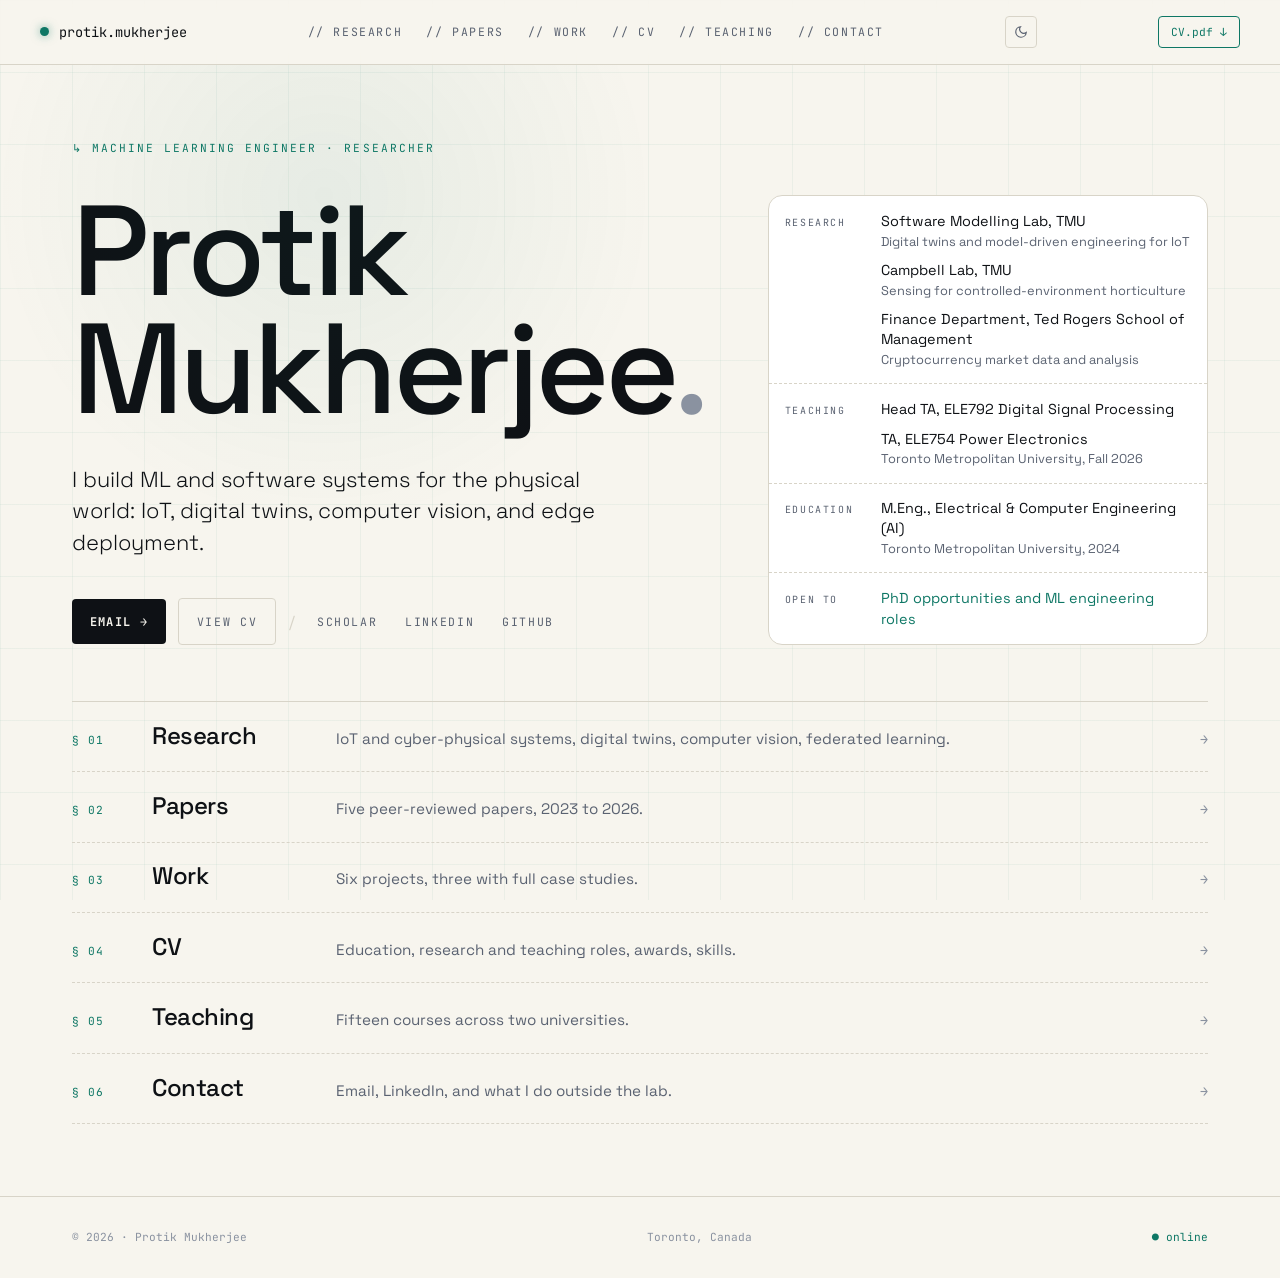
<file: index.html>
<!DOCTYPE html>
<html lang="en">
<head>
<meta charset="UTF-8">
<meta name="viewport" content="width=device-width, initial-scale=1.0">
<title>Protik Mukherjee · Machine learning engineer &amp; researcher</title>
<meta name="description" content="Protik Mukherjee, ML engineer and researcher working on IoT, digital twins, computer vision, and edge AI systems. Toronto, Canada.">
<link rel="preconnect" href="https://fonts.googleapis.com">
<link rel="preconnect" href="https://fonts.gstatic.com" crossorigin>
<link href="https://fonts.googleapis.com/css2?family=Instrument+Serif:ital@0;1&family=JetBrains+Mono:wght@300;400;500;700&family=Space+Grotesk:wght@300;400;500;600;700&display=swap" rel="stylesheet">
<link rel="stylesheet" href="style.css">
<script>(function(){var t=localStorage.getItem("pm-theme");if(t==="dark"||(!t&&window.matchMedia&&window.matchMedia("(prefers-color-scheme: dark)").matches))document.documentElement.setAttribute("data-theme","dark");else document.documentElement.setAttribute("data-theme","light");})();</script>
</head>
<body>

<header class="nav">
  <div class="nav-inner">
    <a href="index.html" class="brand">
      <span class="brand-dot"></span>
      <span>protik.mukherjee</span>
    </a>
    <nav class="nav-links">
      <a href="research.html">// Research</a>
      <a href="publications.html">// Papers</a>
      <a href="projects.html">// Work</a>
      <a href="cv.html">// CV</a>
      <a href="teaching.html">// Teaching</a>
      <a href="contact.html">// Contact</a>
    </nav>
    <button class="theme-toggle" data-theme-toggle aria-label="Toggle theme"><svg class="icon-moon" viewBox="0 0 24 24" fill="none" stroke="currentColor" stroke-width="2"><path d="M21 12.79A9 9 0 1 1 11.21 3 7 7 0 0 0 21 12.79z"/></svg><svg class="icon-sun" viewBox="0 0 24 24" fill="none" stroke="currentColor" stroke-width="2"><circle cx="12" cy="12" r="4"/><path d="M12 2v2M12 20v2M4.93 4.93l1.41 1.41M17.66 17.66l1.41 1.41M2 12h2M20 12h2M4.93 19.07l1.41-1.41M17.66 6.34l1.41-1.41"/></svg></button>
    <a href="Protik_Mukherjee_CV.pdf" class="nav-cv">CV.pdf ↓</a>
    <div class="menu-toggle"><button>≡</button></div>
  </div>
</header>

<main>

<!-- HERO -->
<section class="hero hero-min">
  <div class="glow"></div>
  <div class="wrap">
    <p class="label">↳ Machine learning engineer · researcher</p>

    <div class="hero-grid">
      <div>
        <h1 class="hero-title">
          Protik<br>Mukherjee<span style="color:var(--dim)">.</span>
        </h1>

        <p class="hero-sub">
          I build ML and software systems for the physical world: IoT, digital twins, computer vision, and edge deployment.
        </p>

        <div class="hero-actions">
          <a href="mailto:protik.mkj@gmail.com" class="btn-primary">Email →</a>
          <a href="cv.html" class="btn-ghost" style="border:1px solid var(--line);padding:0.85rem 1.1rem;border-radius:4px">View CV</a>
          <span class="dot-sep">/</span>
          <a href="https://scholar.google.com/citations?user=YJi5j_oAAAAJ&amp;hl=en" target="_blank" rel="noopener" class="btn-ghost">scholar</a>
          <a href="https://www.linkedin.com/in/protikmukherjee" class="btn-ghost">linkedin</a>
          <a href="https://github.com/protikmukherjee" class="btn-ghost">github</a>
        </div>
      </div>

      <!-- Right column: current roles -->
      <aside class="hero-panel glance" aria-label="Current roles">
        <div class="panel-rows">
          <div class="panel-row">
            <span class="panel-k">Research</span>
            <ul class="glance-list">
              <li>Software Modelling Lab, TMU<span>Digital twins and model-driven engineering for IoT</span></li>
              <li>Campbell Lab, TMU<span>Sensing for controlled-environment horticulture</span></li>
              <li>Finance Department, Ted Rogers School of Management<span>Cryptocurrency market data and analysis</span></li>
            </ul>
          </div>
          <div class="panel-row">
            <span class="panel-k">Teaching</span>
            <ul class="glance-list">
              <li>Head TA, ELE792 Digital Signal Processing</li>
              <li>TA, ELE754 Power Electronics<span>Toronto Metropolitan University, Fall 2026</span></li>
            </ul>
          </div>
          <div class="panel-row">
            <span class="panel-k">Education</span>
            <ul class="glance-list">
              <li>M.Eng., Electrical &amp; Computer Engineering (AI)<span>Toronto Metropolitan University, 2024</span></li>
            </ul>
          </div>
          <div class="panel-row">
            <span class="panel-k">Open to</span>
            <span class="panel-v ok">PhD opportunities and ML engineering roles</span>
          </div>
        </div>
      </aside>
    </div>
  </div>
</section>

<!-- SITE INDEX -->
<section class="wrap">
  <nav class="site-index" aria-label="Sections">
    <a class="index-row" href="research.html"><span class="index-num">§ 01</span><span class="index-title">Research</span><span class="index-desc">IoT and cyber-physical systems, digital twins, computer vision, federated learning.</span><span class="index-go" aria-hidden="true">→</span></a>
    <a class="index-row" href="publications.html"><span class="index-num">§ 02</span><span class="index-title">Papers</span><span class="index-desc">Five peer-reviewed papers, 2023 to 2026.</span><span class="index-go" aria-hidden="true">→</span></a>
    <a class="index-row" href="projects.html"><span class="index-num">§ 03</span><span class="index-title">Work</span><span class="index-desc">Six projects, three with full case studies.</span><span class="index-go" aria-hidden="true">→</span></a>
    <a class="index-row" href="cv.html"><span class="index-num">§ 04</span><span class="index-title">CV</span><span class="index-desc">Education, research and teaching roles, awards, skills.</span><span class="index-go" aria-hidden="true">→</span></a>
    <a class="index-row" href="teaching.html"><span class="index-num">§ 05</span><span class="index-title">Teaching</span><span class="index-desc">Fifteen courses across two universities.</span><span class="index-go" aria-hidden="true">→</span></a>
    <a class="index-row" href="contact.html"><span class="index-num">§ 06</span><span class="index-title">Contact</span><span class="index-desc">Email, LinkedIn, and what I do outside the lab.</span><span class="index-go" aria-hidden="true">→</span></a>
  </nav>
</section>

</main>

<footer class="foot">
  <div class="wrap foot-inner">
    <span>© 2026 · Protik Mukherjee</span>
    <span>Toronto, Canada</span>
    <span class="ok">● online</span>
  </div>
</footer>

<script src="script.js"></script>
</body>
</html>
</file>
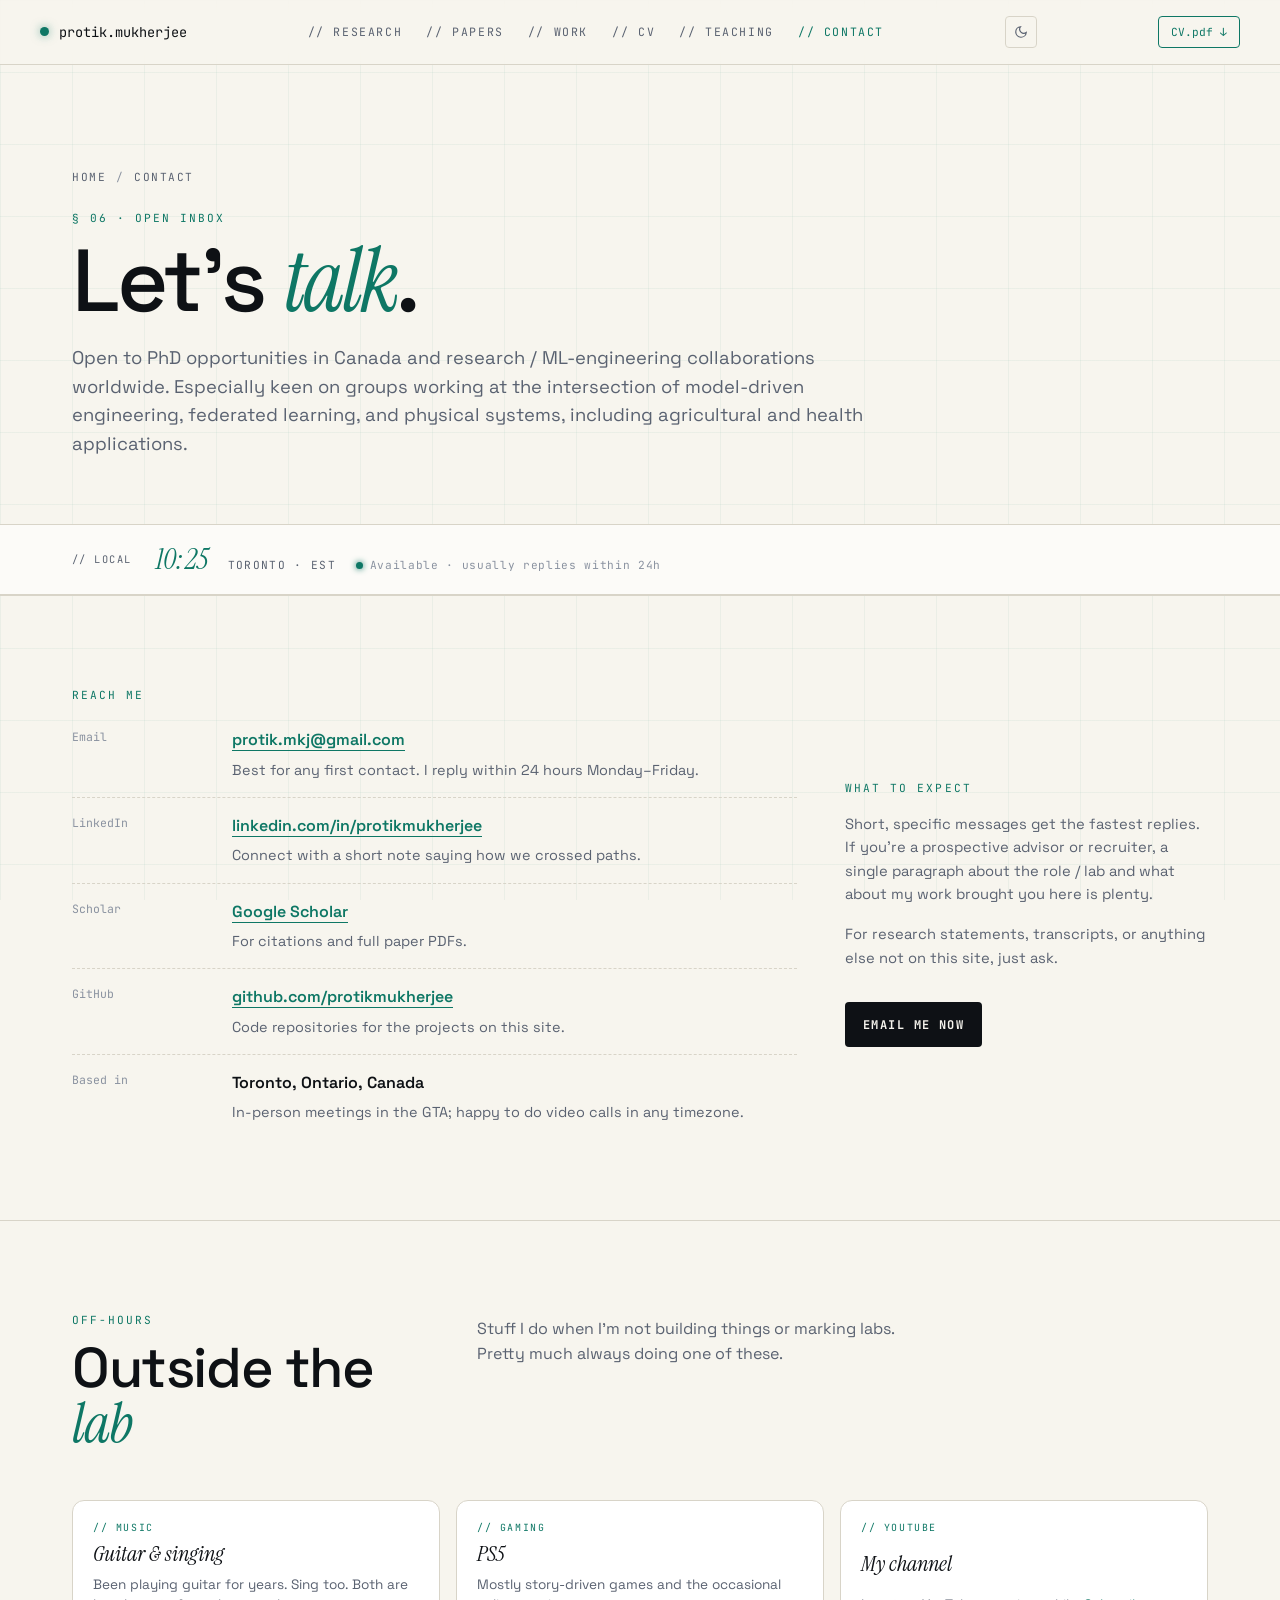
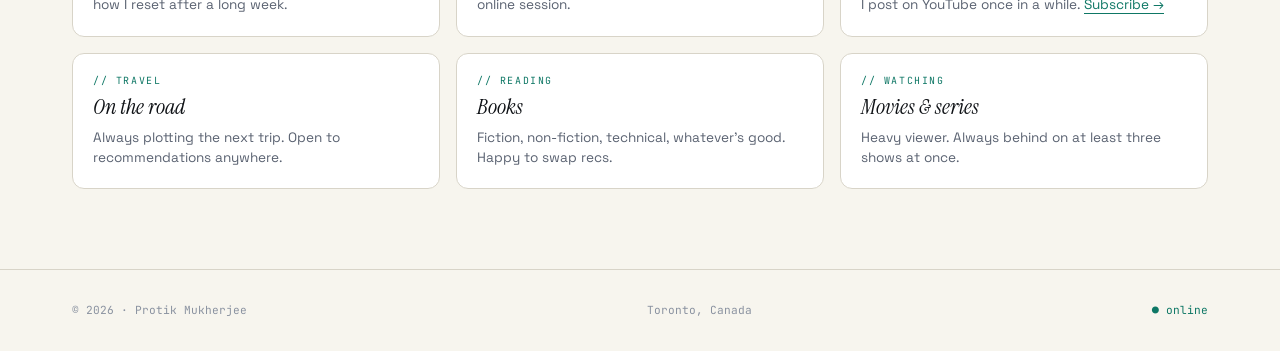
<file: contact.html>
<!DOCTYPE html>
<html lang="en">
<head>
<meta charset="UTF-8">
<meta name="viewport" content="width=device-width, initial-scale=1.0">
<title>Contact · Protik Mukherjee</title>
<meta name="description" content="Get in touch with Protik Mukherjee, open to PhD opportunities and ML / research collaborations.">
<link rel="preconnect" href="https://fonts.googleapis.com">
<link rel="preconnect" href="https://fonts.gstatic.com" crossorigin>
<link href="https://fonts.googleapis.com/css2?family=Instrument+Serif:ital@0;1&family=JetBrains+Mono:wght@300;400;500;700&family=Space+Grotesk:wght@300;400;500;600;700&display=swap" rel="stylesheet">
<link rel="stylesheet" href="style.css">
<script>(function(){var t=localStorage.getItem("pm-theme");if(t==="dark"||(!t&&window.matchMedia&&window.matchMedia("(prefers-color-scheme: dark)").matches))document.documentElement.setAttribute("data-theme","dark");else document.documentElement.setAttribute("data-theme","light");})();</script>
</head>
<body>

<header class="nav">
  <div class="nav-inner">
    <a href="index.html" class="brand"><span class="brand-dot"></span><span>protik.mukherjee</span></a>
    <nav class="nav-links">
      <a href="research.html">// Research</a>
      <a href="publications.html">// Papers</a>
      <a href="projects.html">// Work</a>
      <a href="cv.html">// CV</a>
      <a href="teaching.html">// Teaching</a>
      <a href="contact.html" class="active">// Contact</a>
    </nav>
    <button class="theme-toggle" data-theme-toggle aria-label="Toggle theme"><svg class="icon-moon" viewBox="0 0 24 24" fill="none" stroke="currentColor" stroke-width="2"><path d="M21 12.79A9 9 0 1 1 11.21 3 7 7 0 0 0 21 12.79z"/></svg><svg class="icon-sun" viewBox="0 0 24 24" fill="none" stroke="currentColor" stroke-width="2"><circle cx="12" cy="12" r="4"/><path d="M12 2v2M12 20v2M4.93 4.93l1.41 1.41M17.66 17.66l1.41 1.41M2 12h2M20 12h2M4.93 19.07l1.41-1.41M17.66 6.34l1.41-1.41"/></svg></button>
    <a href="Protik_Mukherjee_CV.pdf" class="nav-cv">CV.pdf ↓</a>
    <div class="menu-toggle"><button>≡</button></div>
  </div>
</header>

<main>

<section class="page-head">
  <div class="wrap">
    <div class="crumbs"><a href="index.html">home</a><span class="sep">/</span>contact</div>
    <p class="label" style="margin-top:1.5rem">§ 06 · Open inbox</p>
    <h1>Let's <em>talk</em>.</h1>
    <p class="lede">Open to PhD opportunities in Canada and research / ML-engineering collaborations worldwide. Especially keen on groups working at the intersection of model-driven engineering, federated learning, and physical systems, including agricultural and health applications.</p>
  </div>
</section>

<!-- Live clock strip -->
<section class="page-meta">
  <div class="wrap page-meta-inner">
    <span class="k">// local</span>
    <div class="live-clock">
      <span class="clock-time" id="liveclock">--:--</span>
      <span class="clock-zone" id="livezone">Toronto · EST</span>
      <span class="clock-meta"><span class="pulse"></span>Available · usually replies within 24h</span>
    </div>
  </div>
</section>

<section class="section">
  <div class="wrap">
    <div class="contact-grid">

      <div>
        <p class="label" style="margin-bottom:1.5rem">Reach me</p>

        <div class="cv-row">
          <div class="when">Email</div>
          <div><strong><a href="mailto:protik.mkj@gmail.com" style="color:var(--accent);border-bottom:1px solid currentColor">protik.mkj@gmail.com</a></strong>
          <span class="what">Best for any first contact. I reply within 24 hours Monday–Friday.</span></div>
        </div>

        <div class="cv-row">
          <div class="when">LinkedIn</div>
          <div><strong><a href="https://www.linkedin.com/in/protikmukherjee" style="color:var(--accent);border-bottom:1px solid currentColor">linkedin.com/in/protikmukherjee</a></strong>
          <span class="what">Connect with a short note saying how we crossed paths.</span></div>
        </div>

        <div class="cv-row">
          <div class="when">Scholar</div>
          <div><strong><a href="https://scholar.google.com/citations?user=YJi5j_oAAAAJ&amp;hl=en" target="_blank" rel="noopener" style="color:var(--accent);border-bottom:1px solid currentColor">Google Scholar</a></strong>
          <span class="what">For citations and full paper PDFs.</span></div>
        </div>

        <div class="cv-row">
          <div class="when">GitHub</div>
          <div><strong><a href="https://github.com/protikmukherjee" style="color:var(--accent);border-bottom:1px solid currentColor">github.com/protikmukherjee</a></strong>
          <span class="what">Code repositories for the projects on this site.</span></div>
        </div>

        <div class="cv-row">
          <div class="when">Based in</div>
          <div><strong>Toronto, Ontario, Canada</strong><span class="what">In-person meetings in the GTA; happy to do video calls in any timezone.</span></div>
        </div>
      </div>

      <div>
        <p class="label" style="margin-bottom:1rem">What to expect</p>
        <p class="text-muted" style="line-height:1.6;font-size:0.92rem">Short, specific messages get the fastest replies. If you're a prospective advisor or recruiter, a single paragraph about the role / lab and what about my work brought you here is plenty.</p>
        <p class="text-muted" style="line-height:1.6;font-size:0.92rem;margin-top:1rem">For research statements, transcripts, or anything else not on this site, just ask.</p>

        <div style="margin-top:2rem">
          <a href="mailto:protik.mkj@gmail.com" class="btn-primary" style="display:inline-block">Email me now</a>
        </div>
      </div>

    </div>
  </div>
</section>

<!-- OFF-HOURS -->
<section class="section">
  <div class="wrap">
    <div class="section-head">
      <div>
        <p class="label">Off-hours</p>
        <h2>Outside the <em>lab</em></h2>
      </div>
      <div>
        <p class="desc">Stuff I do when I'm not building things or marking labs. Pretty much always doing one of these.</p>
      </div>
    </div>

    <div class="bento">

      <article class="bento-cell span-2">
        <span class="b-tag">// music</span>
        <h3>Guitar &amp; singing</h3>
        <p>Been playing guitar for years. Sing too. Both are how I reset after a long week.</p>
      </article>

      <article class="bento-cell span-2">
        <span class="b-tag">// gaming</span>
        <h3>PS5</h3>
        <p>Mostly story-driven games and the occasional online session.</p>
      </article>

      <article class="bento-cell span-2">
        <span class="b-tag">// youtube</span>
        <h3>My channel</h3>
        <p>I post on YouTube once in a while. <a href="https://www.youtube.com/@ProtikMukherjee" target="_blank" rel="noopener" style="color:var(--accent);border-bottom:1px solid currentColor">Subscribe →</a></p>
      </article>

      <article class="bento-cell span-2">
        <span class="b-tag">// travel</span>
        <h3>On the road</h3>
        <p>Always plotting the next trip. Open to recommendations anywhere.</p>
      </article>

      <article class="bento-cell span-2">
        <span class="b-tag">// reading</span>
        <h3>Books</h3>
        <p>Fiction, non-fiction, technical, whatever's good. Happy to swap recs.</p>
      </article>

      <article class="bento-cell span-2">
        <span class="b-tag">// watching</span>
        <h3>Movies &amp; series</h3>
        <p>Heavy viewer. Always behind on at least three shows at once.</p>
      </article>

    </div>
  </div>
</section>

</main>

<footer class="foot">
  <div class="wrap foot-inner">
    <span>© 2026 · Protik Mukherjee</span>
    <span>Toronto, Canada</span>
    <span class="ok">● online</span>
  </div>
</footer>

<script src="script.js"></script>
</body>
</html>
</file>
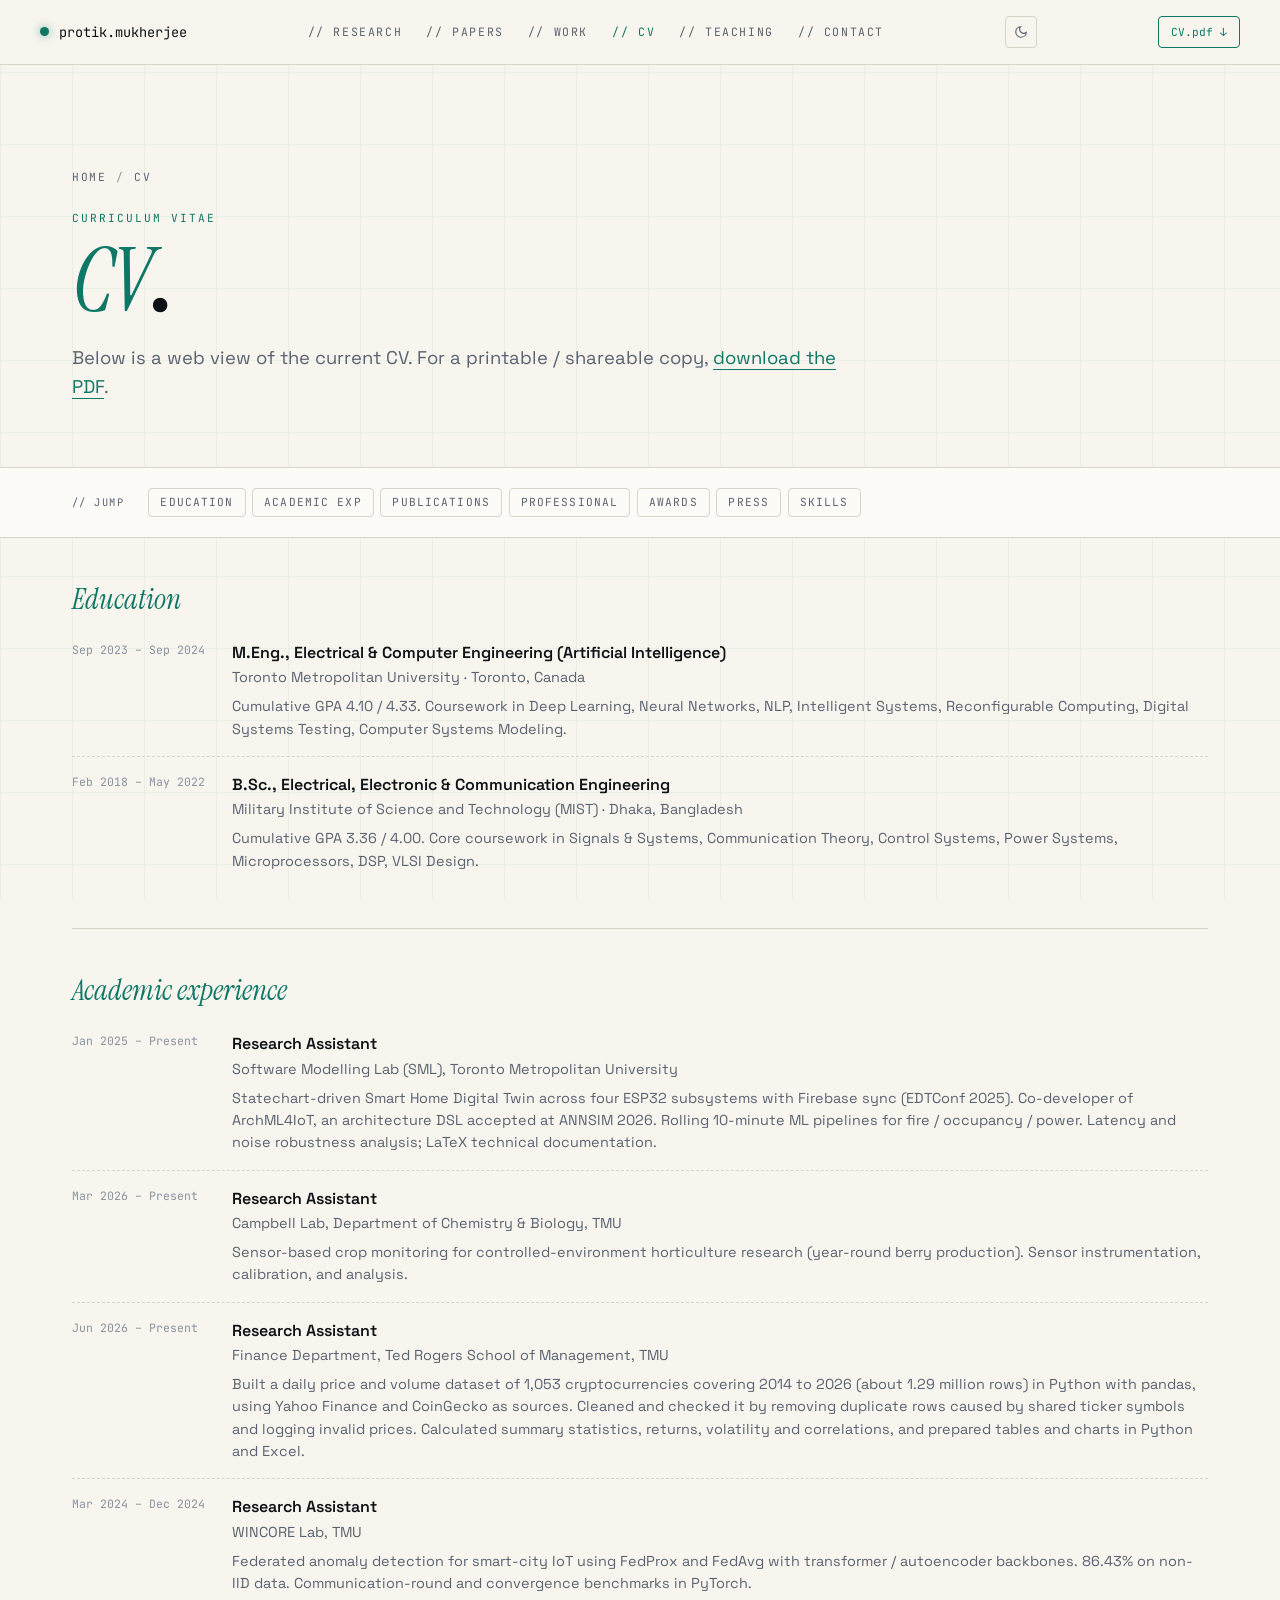
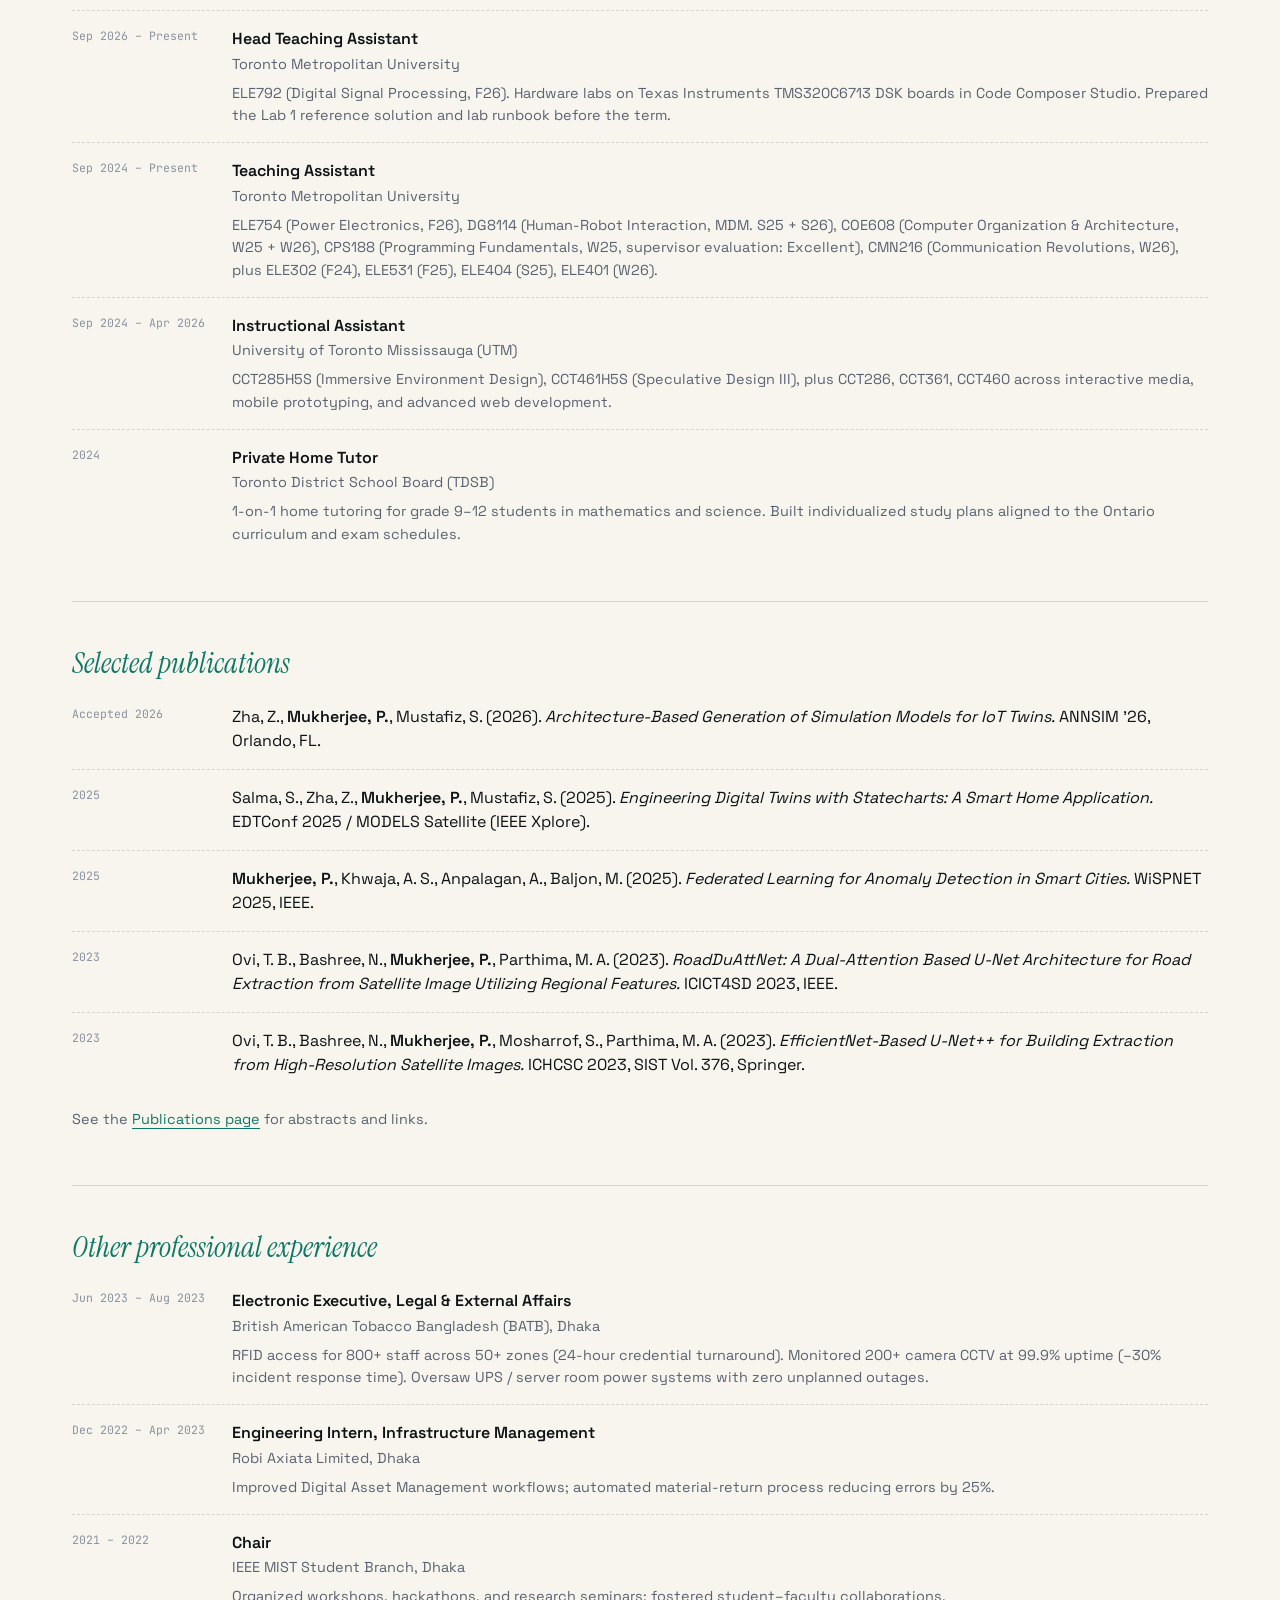
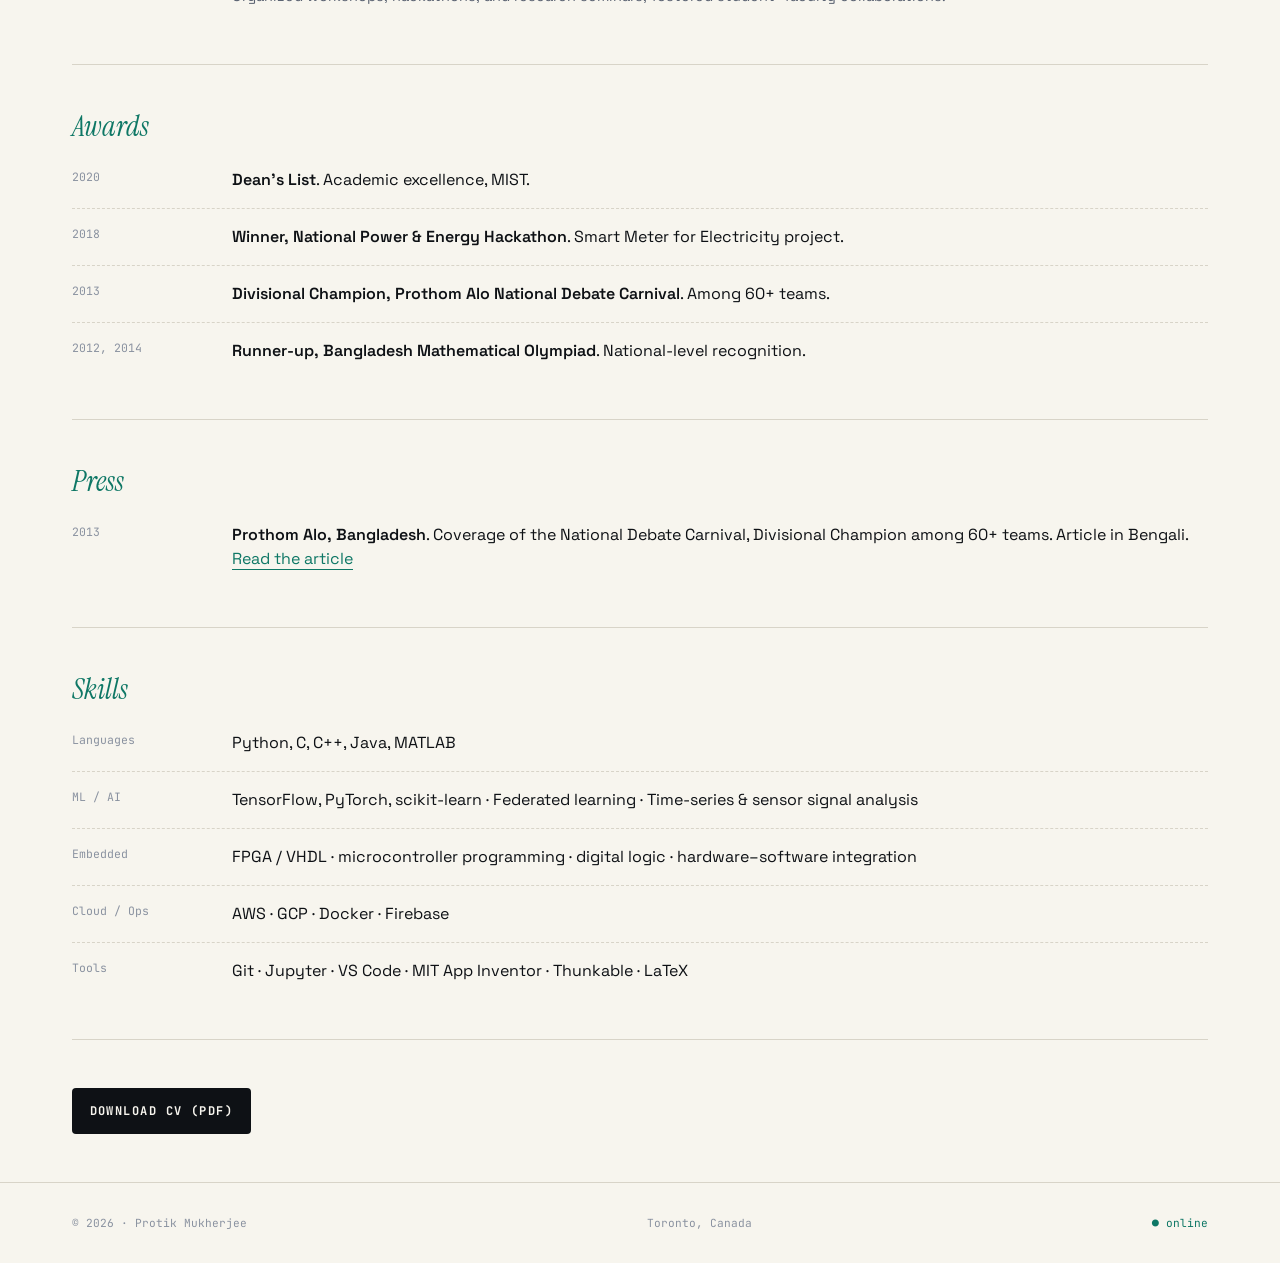
<file: cv.html>
<!DOCTYPE html>
<html lang="en">
<head>
<meta charset="UTF-8">
<meta name="viewport" content="width=device-width, initial-scale=1.0">
<title>CV · Protik Mukherjee</title>
<meta name="description" content="Curriculum Vitae of Protik Mukherjee, education, research, experience, publications, awards.">
<link rel="preconnect" href="https://fonts.googleapis.com">
<link rel="preconnect" href="https://fonts.gstatic.com" crossorigin>
<link href="https://fonts.googleapis.com/css2?family=Instrument+Serif:ital@0;1&family=JetBrains+Mono:wght@300;400;500;700&family=Space+Grotesk:wght@300;400;500;600;700&display=swap" rel="stylesheet">
<link rel="stylesheet" href="style.css">
<script>(function(){var t=localStorage.getItem("pm-theme");if(t==="dark"||(!t&&window.matchMedia&&window.matchMedia("(prefers-color-scheme: dark)").matches))document.documentElement.setAttribute("data-theme","dark");else document.documentElement.setAttribute("data-theme","light");})();</script>
</head>
<body>

<header class="nav">
  <div class="nav-inner">
    <a href="index.html" class="brand"><span class="brand-dot"></span><span>protik.mukherjee</span></a>
    <nav class="nav-links">
      <a href="research.html">// Research</a>
      <a href="publications.html">// Papers</a>
      <a href="projects.html">// Work</a>
      <a href="cv.html" class="active">// CV</a>
      <a href="teaching.html">// Teaching</a>
      <a href="contact.html">// Contact</a>
    </nav>
    <button class="theme-toggle" data-theme-toggle aria-label="Toggle theme"><svg class="icon-moon" viewBox="0 0 24 24" fill="none" stroke="currentColor" stroke-width="2"><path d="M21 12.79A9 9 0 1 1 11.21 3 7 7 0 0 0 21 12.79z"/></svg><svg class="icon-sun" viewBox="0 0 24 24" fill="none" stroke="currentColor" stroke-width="2"><circle cx="12" cy="12" r="4"/><path d="M12 2v2M12 20v2M4.93 4.93l1.41 1.41M17.66 17.66l1.41 1.41M2 12h2M20 12h2M4.93 19.07l1.41-1.41M17.66 6.34l1.41-1.41"/></svg></button>
    <a href="Protik_Mukherjee_CV.pdf" class="nav-cv">CV.pdf ↓</a>
    <div class="menu-toggle"><button>≡</button></div>
  </div>
</header>

<main>

<section class="page-head">
  <div class="wrap">
    <div class="crumbs"><a href="index.html">home</a><span class="sep">/</span>cv</div>
    <p class="label" style="margin-top:1.5rem">Curriculum Vitae</p>
    <h1><em>CV</em>.</h1>
    <p class="lede">Below is a web view of the current CV. For a printable / shareable copy, <a href="Protik_Mukherjee_CV.pdf" style="color:var(--accent);border-bottom:1px solid currentColor">download the PDF</a>.</p>
  </div>
</section>

<!-- Section jump nav -->
<section class="page-meta">
  <div class="wrap page-meta-inner">
    <span class="k">// jump</span>
    <nav class="jump-nav">
      <a href="#education">Education</a>
      <a href="#academic">Academic exp</a>
      <a href="#publications">Publications</a>
      <a href="#professional">Professional</a>
      <a href="#awards">Awards</a>
      <a href="#press">Press</a>
      <a href="#skills">Skills</a>
    </nav>
  </div>
</section>

<section class="wrap">

  <!-- Education -->
  <div class="cv-section" id="education">
    <h2>Education</h2>

    <div class="cv-row">
      <div class="when">Sep 2023 – Sep 2024</div>
      <div>
        <strong>M.Eng., Electrical &amp; Computer Engineering (Artificial Intelligence)</strong>
        <span class="where">Toronto Metropolitan University · Toronto, Canada</span>
        <span class="what">Cumulative GPA 4.10 / 4.33. Coursework in Deep Learning, Neural Networks, NLP, Intelligent Systems, Reconfigurable Computing, Digital Systems Testing, Computer Systems Modeling.</span>
      </div>
    </div>

    <div class="cv-row">
      <div class="when">Feb 2018 – May 2022</div>
      <div>
        <strong>B.Sc., Electrical, Electronic &amp; Communication Engineering</strong>
        <span class="where">Military Institute of Science and Technology (MIST) · Dhaka, Bangladesh</span>
        <span class="what">Cumulative GPA 3.36 / 4.00. Core coursework in Signals &amp; Systems, Communication Theory, Control Systems, Power Systems, Microprocessors, DSP, VLSI Design.</span>
      </div>
    </div>
  </div>

  <!-- Academic Experience -->
  <div class="cv-section" id="academic">
    <h2>Academic experience</h2>

    <div class="cv-row">
      <div class="when">Jan 2025 – Present</div>
      <div>
        <strong>Research Assistant</strong>
        <span class="where">Software Modelling Lab (SML), Toronto Metropolitan University</span>
        <span class="what">Statechart-driven Smart Home Digital Twin across four ESP32 subsystems with Firebase sync (EDTConf 2025). Co-developer of ArchML4IoT, an architecture DSL accepted at ANNSIM 2026. Rolling 10-minute ML pipelines for fire / occupancy / power. Latency and noise robustness analysis; LaTeX technical documentation.</span>
      </div>
    </div>

    <div class="cv-row">
      <div class="when">Mar 2026 – Present</div>
      <div>
        <strong>Research Assistant</strong>
        <span class="where">Campbell Lab, Department of Chemistry &amp; Biology, TMU</span>
        <span class="what">Sensor-based crop monitoring for controlled-environment horticulture research (year-round berry production). Sensor instrumentation, calibration, and analysis.</span>
      </div>
    </div>

    <div class="cv-row">
      <div class="when">Jun 2026 – Present</div>
      <div>
        <strong>Research Assistant</strong>
        <span class="where">Finance Department, Ted Rogers School of Management, TMU</span>
        <span class="what">Built a daily price and volume dataset of 1,053 cryptocurrencies covering 2014 to 2026 (about 1.29 million rows) in Python with pandas, using Yahoo Finance and CoinGecko as sources. Cleaned and checked it by removing duplicate rows caused by shared ticker symbols and logging invalid prices. Calculated summary statistics, returns, volatility and correlations, and prepared tables and charts in Python and Excel.</span>
      </div>
    </div>

    <div class="cv-row">
      <div class="when">Mar 2024 – Dec 2024</div>
      <div>
        <strong>Research Assistant</strong>
        <span class="where">WINCORE Lab, TMU</span>
        <span class="what">Federated anomaly detection for smart-city IoT using FedProx and FedAvg with transformer / autoencoder backbones. 86.43% on non-IID data. Communication-round and convergence benchmarks in PyTorch.</span>
      </div>
    </div>

    <div class="cv-row">
      <div class="when">Sep 2026 – Present</div>
      <div>
        <strong>Head Teaching Assistant</strong>
        <span class="where">Toronto Metropolitan University</span>
        <span class="what">ELE792 (Digital Signal Processing, F26). Hardware labs on Texas Instruments TMS320C6713 DSK boards in Code Composer Studio. Prepared the Lab 1 reference solution and lab runbook before the term.</span>
      </div>
    </div>

    <div class="cv-row">
      <div class="when">Sep 2024 – Present</div>
      <div>
        <strong>Teaching Assistant</strong>
        <span class="where">Toronto Metropolitan University</span>
        <span class="what">ELE754 (Power Electronics, F26), DG8114 (Human-Robot Interaction, MDM. S25 + S26), COE608 (Computer Organization &amp; Architecture, W25 + W26), CPS188 (Programming Fundamentals, W25, supervisor evaluation: Excellent), CMN216 (Communication Revolutions, W26), plus ELE302 (F24), ELE531 (F25), ELE404 (S25), ELE401 (W26).</span>
      </div>
    </div>

    <div class="cv-row">
      <div class="when">Sep 2024 – Apr 2026</div>
      <div>
        <strong>Instructional Assistant</strong>
        <span class="where">University of Toronto Mississauga (UTM)</span>
        <span class="what">CCT285H5S (Immersive Environment Design), CCT461H5S (Speculative Design III), plus CCT286, CCT361, CCT460 across interactive media, mobile prototyping, and advanced web development.</span>
      </div>
    </div>

    <div class="cv-row">
      <div class="when">2024</div>
      <div>
        <strong>Private Home Tutor</strong>
        <span class="where">Toronto District School Board (TDSB)</span>
        <span class="what">1-on-1 home tutoring for grade 9–12 students in mathematics and science. Built individualized study plans aligned to the Ontario curriculum and exam schedules.</span>
      </div>
    </div>
  </div>

  <!-- Publications -->
  <div class="cv-section" id="publications">
    <h2>Selected publications</h2>
    <div class="cv-row">
      <div class="when">Accepted 2026</div>
      <div>Zha, Z., <strong>Mukherjee, P.</strong>, Mustafiz, S. (2026). <em>Architecture-Based Generation of Simulation Models for IoT Twins.</em> ANNSIM '26, Orlando, FL.</div>
    </div>
    <div class="cv-row">
      <div class="when">2025</div>
      <div>Salma, S., Zha, Z., <strong>Mukherjee, P.</strong>, Mustafiz, S. (2025). <em>Engineering Digital Twins with Statecharts: A Smart Home Application.</em> EDTConf 2025 / MODELS Satellite (IEEE Xplore).</div>
    </div>
    <div class="cv-row">
      <div class="when">2025</div>
      <div><strong>Mukherjee, P.</strong>, Khwaja, A. S., Anpalagan, A., Baljon, M. (2025). <em>Federated Learning for Anomaly Detection in Smart Cities.</em> WiSPNET 2025, IEEE.</div>
    </div>
    <div class="cv-row">
      <div class="when">2023</div>
      <div>Ovi, T. B., Bashree, N., <strong>Mukherjee, P.</strong>, Parthima, M. A. (2023). <em>RoadDuAttNet: A Dual-Attention Based U-Net Architecture for Road Extraction from Satellite Image Utilizing Regional Features.</em> ICICT4SD 2023, IEEE.</div>
    </div>
    <div class="cv-row">
      <div class="when">2023</div>
      <div>Ovi, T. B., Bashree, N., <strong>Mukherjee, P.</strong>, Mosharrof, S., Parthima, M. A. (2023). <em>EfficientNet-Based U-Net++ for Building Extraction from High-Resolution Satellite Images.</em> ICHCSC 2023, SIST Vol. 376, Springer.</div>
    </div>
    <p class="text-muted" style="margin-top:1rem;font-size:0.9rem">See the <a href="publications.html" style="color:var(--accent);border-bottom:1px solid currentColor">Publications page</a> for abstracts and links.</p>
  </div>

  <!-- Other professional experience -->
  <div class="cv-section" id="professional">
    <h2>Other professional experience</h2>

    <div class="cv-row">
      <div class="when">Jun 2023 – Aug 2023</div>
      <div>
        <strong>Electronic Executive, Legal &amp; External Affairs</strong>
        <span class="where">British American Tobacco Bangladesh (BATB), Dhaka</span>
        <span class="what">RFID access for 800+ staff across 50+ zones (24-hour credential turnaround). Monitored 200+ camera CCTV at 99.9% uptime (–30% incident response time). Oversaw UPS / server room power systems with zero unplanned outages.</span>
      </div>
    </div>

    <div class="cv-row">
      <div class="when">Dec 2022 – Apr 2023</div>
      <div>
        <strong>Engineering Intern, Infrastructure Management</strong>
        <span class="where">Robi Axiata Limited, Dhaka</span>
        <span class="what">Improved Digital Asset Management workflows; automated material-return process reducing errors by 25%.</span>
      </div>
    </div>

    <div class="cv-row">
      <div class="when">2021 – 2022</div>
      <div>
        <strong>Chair</strong>
        <span class="where">IEEE MIST Student Branch, Dhaka</span>
        <span class="what">Organized workshops, hackathons, and research seminars; fostered student–faculty collaborations.</span>
      </div>
    </div>
  </div>

  <!-- Awards -->
  <div class="cv-section" id="awards">
    <h2>Awards</h2>
    <div class="cv-row">
      <div class="when">2020</div>
      <div><strong>Dean's List</strong>. Academic excellence, MIST.</div>
    </div>
    <div class="cv-row">
      <div class="when">2018</div>
      <div><strong>Winner, National Power &amp; Energy Hackathon</strong>. Smart Meter for Electricity project.</div>
    </div>
    <div class="cv-row">
      <div class="when">2013</div>
      <div><strong>Divisional Champion, Prothom Alo National Debate Carnival</strong>. Among 60+ teams.</div>
    </div>
    <div class="cv-row">
      <div class="when">2012, 2014</div>
      <div><strong>Runner-up, Bangladesh Mathematical Olympiad</strong>. National-level recognition.</div>
    </div>
  </div>

  <!-- Press -->
  <div class="cv-section" id="press">
    <h2>Press</h2>
    <div class="cv-row">
      <div class="when">2013</div>
      <div><strong>Prothom Alo, Bangladesh</strong>. Coverage of the National Debate Carnival, Divisional Champion among 60+ teams. Article in Bengali. <a href="https://www.prothomalo.com/bangladesh/বিতর্কে-বিকশিত-হোক-সুন্দর" target="_blank" rel="noopener" style="color:var(--accent);border-bottom:1px solid currentColor">Read the article</a></div>
    </div>
  </div>

  <!-- Skills -->
  <div class="cv-section" id="skills">
    <h2>Skills</h2>
    <div class="cv-row"><div class="when">Languages</div><div>Python, C, C++, Java, MATLAB</div></div>
    <div class="cv-row"><div class="when">ML / AI</div><div>TensorFlow, PyTorch, scikit-learn · Federated learning · Time-series &amp; sensor signal analysis</div></div>
    <div class="cv-row"><div class="when">Embedded</div><div>FPGA / VHDL · microcontroller programming · digital logic · hardware–software integration</div></div>
    <div class="cv-row"><div class="when">Cloud / Ops</div><div>AWS · GCP · Docker · Firebase</div></div>
    <div class="cv-row"><div class="when">Tools</div><div>Git · Jupyter · VS Code · MIT App Inventor · Thunkable · LaTeX</div></div>
  </div>

  <div style="padding:3rem 0">
    <a href="Protik_Mukherjee_CV.pdf" class="btn-primary">Download CV (PDF)</a>
  </div>

</section>

</main>

<footer class="foot">
  <div class="wrap foot-inner">
    <span>© 2026 · Protik Mukherjee</span>
    <span>Toronto, Canada</span>
    <span class="ok">● online</span>
  </div>
</footer>

<script src="script.js"></script>
</body>
</html>
</file>
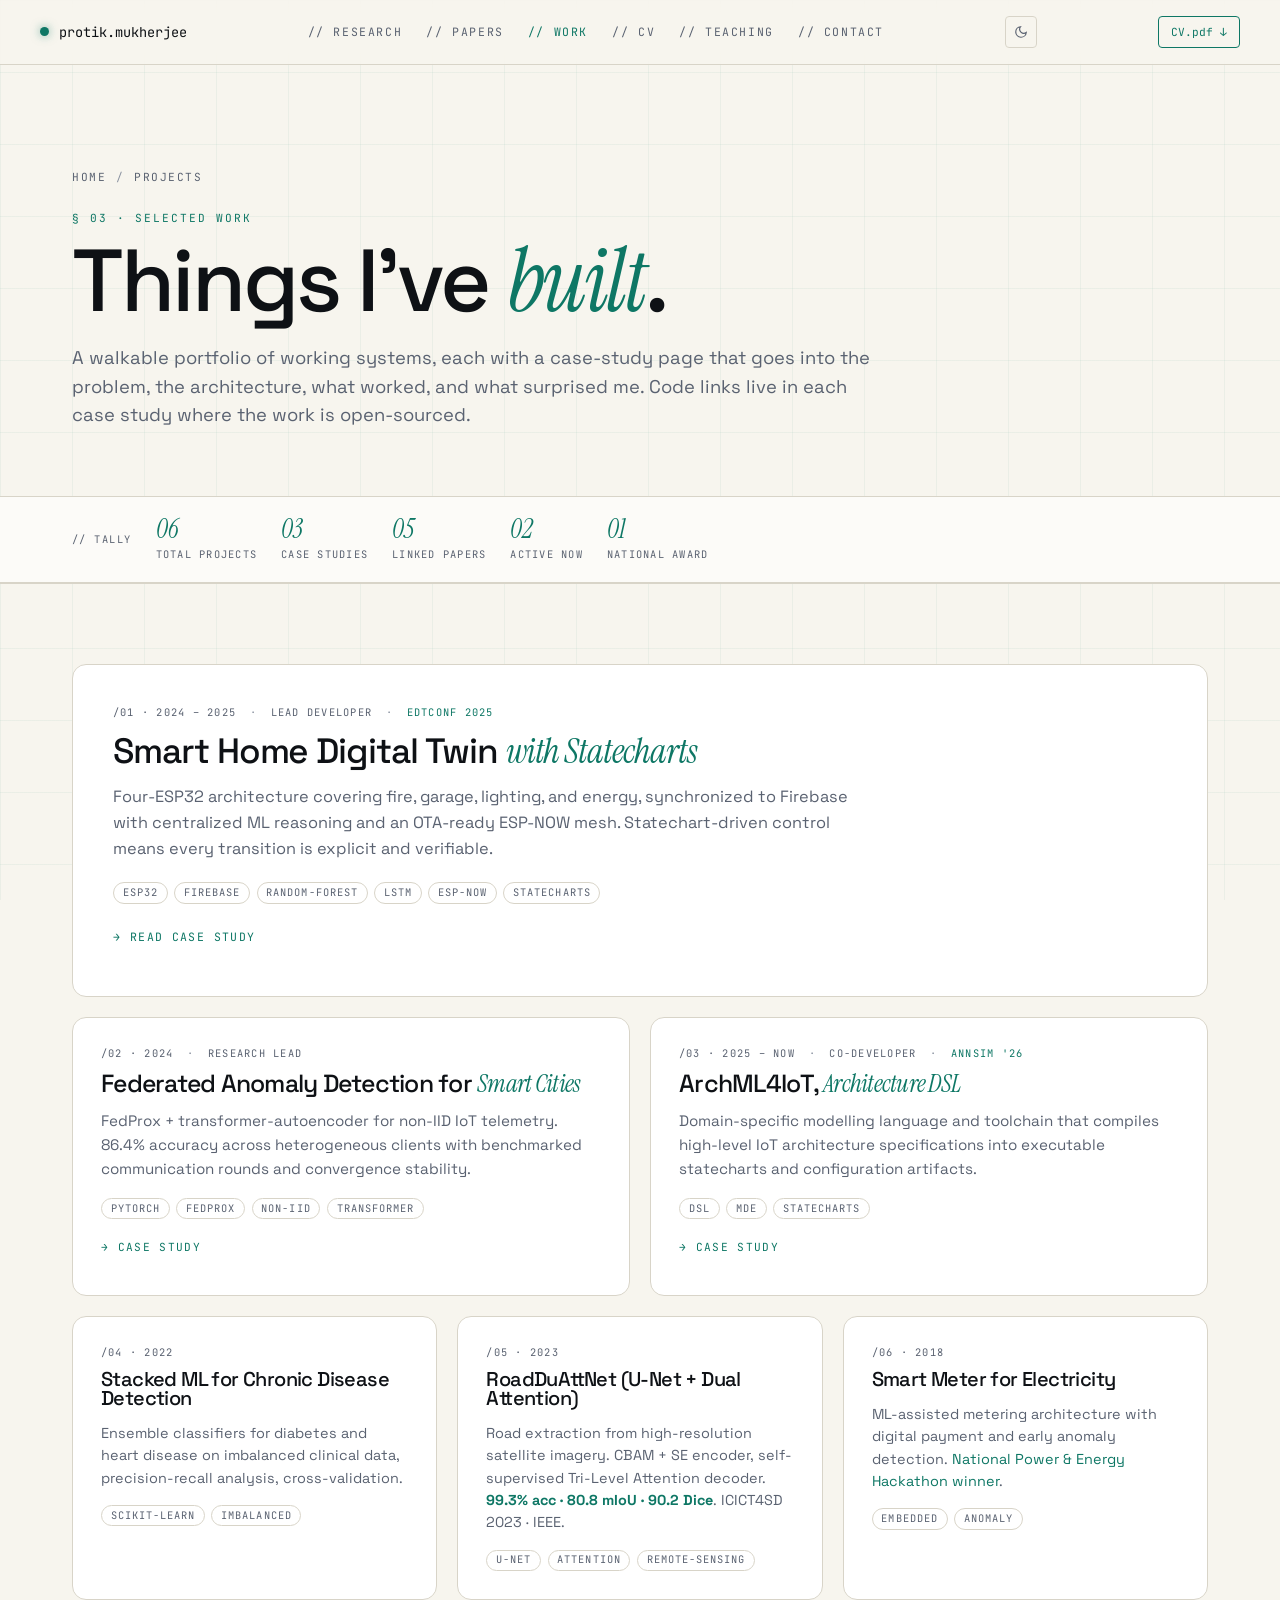
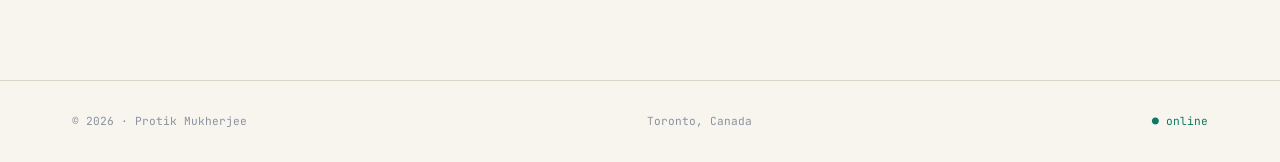
<file: projects.html>
<!DOCTYPE html>
<html lang="en">
<head>
<meta charset="UTF-8">
<meta name="viewport" content="width=device-width, initial-scale=1.0">
<title>Projects · Protik Mukherjee</title>
<meta name="description" content="Selected projects: smart-home digital twin, ArchML4IoT, federated anomaly detection, and more.">
<link rel="preconnect" href="https://fonts.googleapis.com">
<link rel="preconnect" href="https://fonts.gstatic.com" crossorigin>
<link href="https://fonts.googleapis.com/css2?family=Instrument+Serif:ital@0;1&family=JetBrains+Mono:wght@300;400;500;700&family=Space+Grotesk:wght@300;400;500;600;700&display=swap" rel="stylesheet">
<link rel="stylesheet" href="style.css">
<script>(function(){var t=localStorage.getItem("pm-theme");if(t==="dark"||(!t&&window.matchMedia&&window.matchMedia("(prefers-color-scheme: dark)").matches))document.documentElement.setAttribute("data-theme","dark");else document.documentElement.setAttribute("data-theme","light");})();</script>
</head>
<body>

<header class="nav">
  <div class="nav-inner">
    <a href="index.html" class="brand"><span class="brand-dot"></span><span>protik.mukherjee</span></a>
    <nav class="nav-links">
      <a href="research.html">// Research</a>
      <a href="publications.html">// Papers</a>
      <a href="projects.html" class="active">// Work</a>
      <a href="cv.html">// CV</a>
      <a href="teaching.html">// Teaching</a>
      <a href="contact.html">// Contact</a>
    </nav>
    <button class="theme-toggle" data-theme-toggle aria-label="Toggle theme"><svg class="icon-moon" viewBox="0 0 24 24" fill="none" stroke="currentColor" stroke-width="2"><path d="M21 12.79A9 9 0 1 1 11.21 3 7 7 0 0 0 21 12.79z"/></svg><svg class="icon-sun" viewBox="0 0 24 24" fill="none" stroke="currentColor" stroke-width="2"><circle cx="12" cy="12" r="4"/><path d="M12 2v2M12 20v2M4.93 4.93l1.41 1.41M17.66 17.66l1.41 1.41M2 12h2M20 12h2M4.93 19.07l1.41-1.41M17.66 6.34l1.41-1.41"/></svg></button>
    <a href="Protik_Mukherjee_CV.pdf" class="nav-cv">CV.pdf ↓</a>
    <div class="menu-toggle"><button>≡</button></div>
  </div>
</header>

<main>

<section class="page-head">
  <div class="wrap">
    <div class="crumbs"><a href="index.html">home</a><span class="sep">/</span>projects</div>
    <p class="label" style="margin-top:1.5rem">§ 03 · Selected work</p>
    <h1>Things I've <em>built</em>.</h1>
    <p class="lede">A walkable portfolio of working systems, each with a case-study page that goes into the problem, the architecture, what worked, and what surprised me. Code links live in each case study where the work is open-sourced.</p>
  </div>
</section>

<!-- Project tally -->
<section class="page-meta">
  <div class="wrap page-meta-inner">
    <span class="k">// tally</span>
    <div class="project-tally">
      <div class="tally"><span class="tally-n">06</span><span class="tally-l">Total projects</span></div>
      <div class="tally"><span class="tally-n">03</span><span class="tally-l">Case studies</span></div>
      <div class="tally"><span class="tally-n">05</span><span class="tally-l">Linked papers</span></div>
      <div class="tally"><span class="tally-n">02</span><span class="tally-l">Active now</span></div>
      <div class="tally"><span class="tally-n">01</span><span class="tally-l">National award</span></div>
    </div>
  </div>
</section>

<section class="section projects-list">
  <div class="wrap">
    <div class="project-grid">

      <a href="projects/smart-home-twin.html" class="pcard feature" style="display:block">
        <div class="pcard-body" style="padding:2.5rem">
          <div class="meta"><span>/01 · 2024 – 2025</span><span class="sep">·</span><span>Lead developer</span><span class="sep">·</span><span style="color:var(--accent)">EDTConf 2025</span></div>
          <h3 class="h-display" style="font-size:2.2rem;margin-top:0.8rem">Smart Home Digital Twin <span class="serif-italic text-accent">with Statecharts</span></h3>
          <p class="text-muted" style="margin-top:1rem;max-width:48rem;line-height:1.6;font-size:1.02rem">Four-ESP32 architecture covering fire, garage, lighting, and energy, synchronized to Firebase with centralized ML reasoning and an OTA-ready ESP-NOW mesh. Statechart-driven control means every transition is explicit and verifiable.</p>
          <div style="margin-top:1.25rem;display:flex;flex-wrap:wrap;gap:0.4rem">
            <span class="chip">esp32</span><span class="chip">firebase</span><span class="chip">random-forest</span><span class="chip">lstm</span><span class="chip">esp-now</span><span class="chip">statecharts</span>
          </div>
          <p style="margin-top:1.5rem;font-family:'JetBrains Mono',monospace;font-size:0.72rem;color:var(--accent);text-transform:uppercase;letter-spacing:0.12em">→ Read case study</p>
        </div>
      </a>

      <a href="projects/federated-anomaly.html" class="pcard med" style="display:block">
        <div class="pcard-body">
          <div class="meta"><span>/02 · 2024</span><span class="sep">·</span><span>Research lead</span></div>
          <h3 class="h-display" style="font-size:1.55rem;margin-top:0.6rem">Federated Anomaly Detection for <span class="serif-italic text-accent">Smart Cities</span></h3>
          <p class="text-muted" style="margin-top:0.85rem;font-size:0.95rem;line-height:1.6">FedProx + transformer-autoencoder for non-IID IoT telemetry. 86.4% accuracy across heterogeneous clients with benchmarked communication rounds and convergence stability.</p>
          <div style="margin-top:1rem;display:flex;flex-wrap:wrap;gap:0.4rem">
            <span class="chip">pytorch</span><span class="chip">fedprox</span><span class="chip">non-iid</span><span class="chip">transformer</span>
          </div>
          <p style="margin-top:1.25rem;font-family:'JetBrains Mono',monospace;font-size:0.7rem;color:var(--accent);text-transform:uppercase;letter-spacing:0.12em">→ Case study</p>
        </div>
      </a>

      <a href="projects/archml4iot.html" class="pcard med" style="display:block">
        <div class="pcard-body">
          <div class="meta"><span>/03 · 2025 – now</span><span class="sep">·</span><span>Co-developer</span><span class="sep">·</span><span style="color:var(--accent)">ANNSIM '26</span></div>
          <h3 class="h-display" style="font-size:1.55rem;margin-top:0.6rem">ArchML4IoT, <span class="serif-italic text-accent">Architecture DSL</span></h3>
          <p class="text-muted" style="margin-top:0.85rem;font-size:0.95rem;line-height:1.6">Domain-specific modelling language and toolchain that compiles high-level IoT architecture specifications into executable statecharts and configuration artifacts.</p>
          <div style="margin-top:1rem;display:flex;flex-wrap:wrap;gap:0.4rem">
            <span class="chip">dsl</span><span class="chip">mde</span><span class="chip">statecharts</span>
          </div>
          <p style="margin-top:1.25rem;font-family:'JetBrains Mono',monospace;font-size:0.7rem;color:var(--accent);text-transform:uppercase;letter-spacing:0.12em">→ Case study</p>
        </div>
      </a>

      <article class="pcard sm">
        <div class="pcard-body">
          <div class="meta"><span>/04 · 2022</span></div>
          <h3 class="h-display" style="font-size:1.25rem;margin-top:0.6rem">Stacked ML for Chronic Disease Detection</h3>
          <p class="text-muted" style="margin-top:0.85rem;font-size:0.9rem;line-height:1.55">Ensemble classifiers for diabetes and heart disease on imbalanced clinical data, precision-recall analysis, cross-validation.</p>
          <div style="margin-top:1rem;display:flex;flex-wrap:wrap;gap:0.4rem">
            <span class="chip">scikit-learn</span><span class="chip">imbalanced</span>
          </div>
        </div>
      </article>

      <article class="pcard sm">
        <div class="pcard-body">
          <div class="meta"><span>/05 · 2023</span></div>
          <h3 class="h-display" style="font-size:1.25rem;margin-top:0.6rem">RoadDuAttNet (U-Net + Dual Attention)</h3>
          <p class="text-muted" style="margin-top:0.85rem;font-size:0.9rem;line-height:1.55">Road extraction from high-resolution satellite imagery. CBAM + SE encoder, self-supervised Tri-Level Attention decoder. <strong style="color:var(--accent)">99.3% acc · 80.8 mIoU · 90.2 Dice</strong>. ICICT4SD 2023 · IEEE.</p>
          <div style="margin-top:1rem;display:flex;flex-wrap:wrap;gap:0.4rem">
            <span class="chip">u-net</span><span class="chip">attention</span><span class="chip">remote-sensing</span>
          </div>
        </div>
      </article>

      <article class="pcard sm">
        <div class="pcard-body">
          <div class="meta"><span>/06 · 2018</span></div>
          <h3 class="h-display" style="font-size:1.25rem;margin-top:0.6rem">Smart Meter for Electricity</h3>
          <p class="text-muted" style="margin-top:0.85rem;font-size:0.9rem;line-height:1.55">ML-assisted metering architecture with digital payment and early anomaly detection. <span style="color:var(--accent)">National Power &amp; Energy Hackathon winner</span>.</p>
          <div style="margin-top:1rem;display:flex;flex-wrap:wrap;gap:0.4rem">
            <span class="chip">embedded</span><span class="chip">anomaly</span>
          </div>
        </div>
      </article>

    </div>
  </div>
</section>

</main>

<footer class="foot">
  <div class="wrap foot-inner">
    <span>© 2026 · Protik Mukherjee</span>
    <span>Toronto, Canada</span>
    <span class="ok">● online</span>
  </div>
</footer>

<script src="script.js"></script>
</body>
</html>
</file>
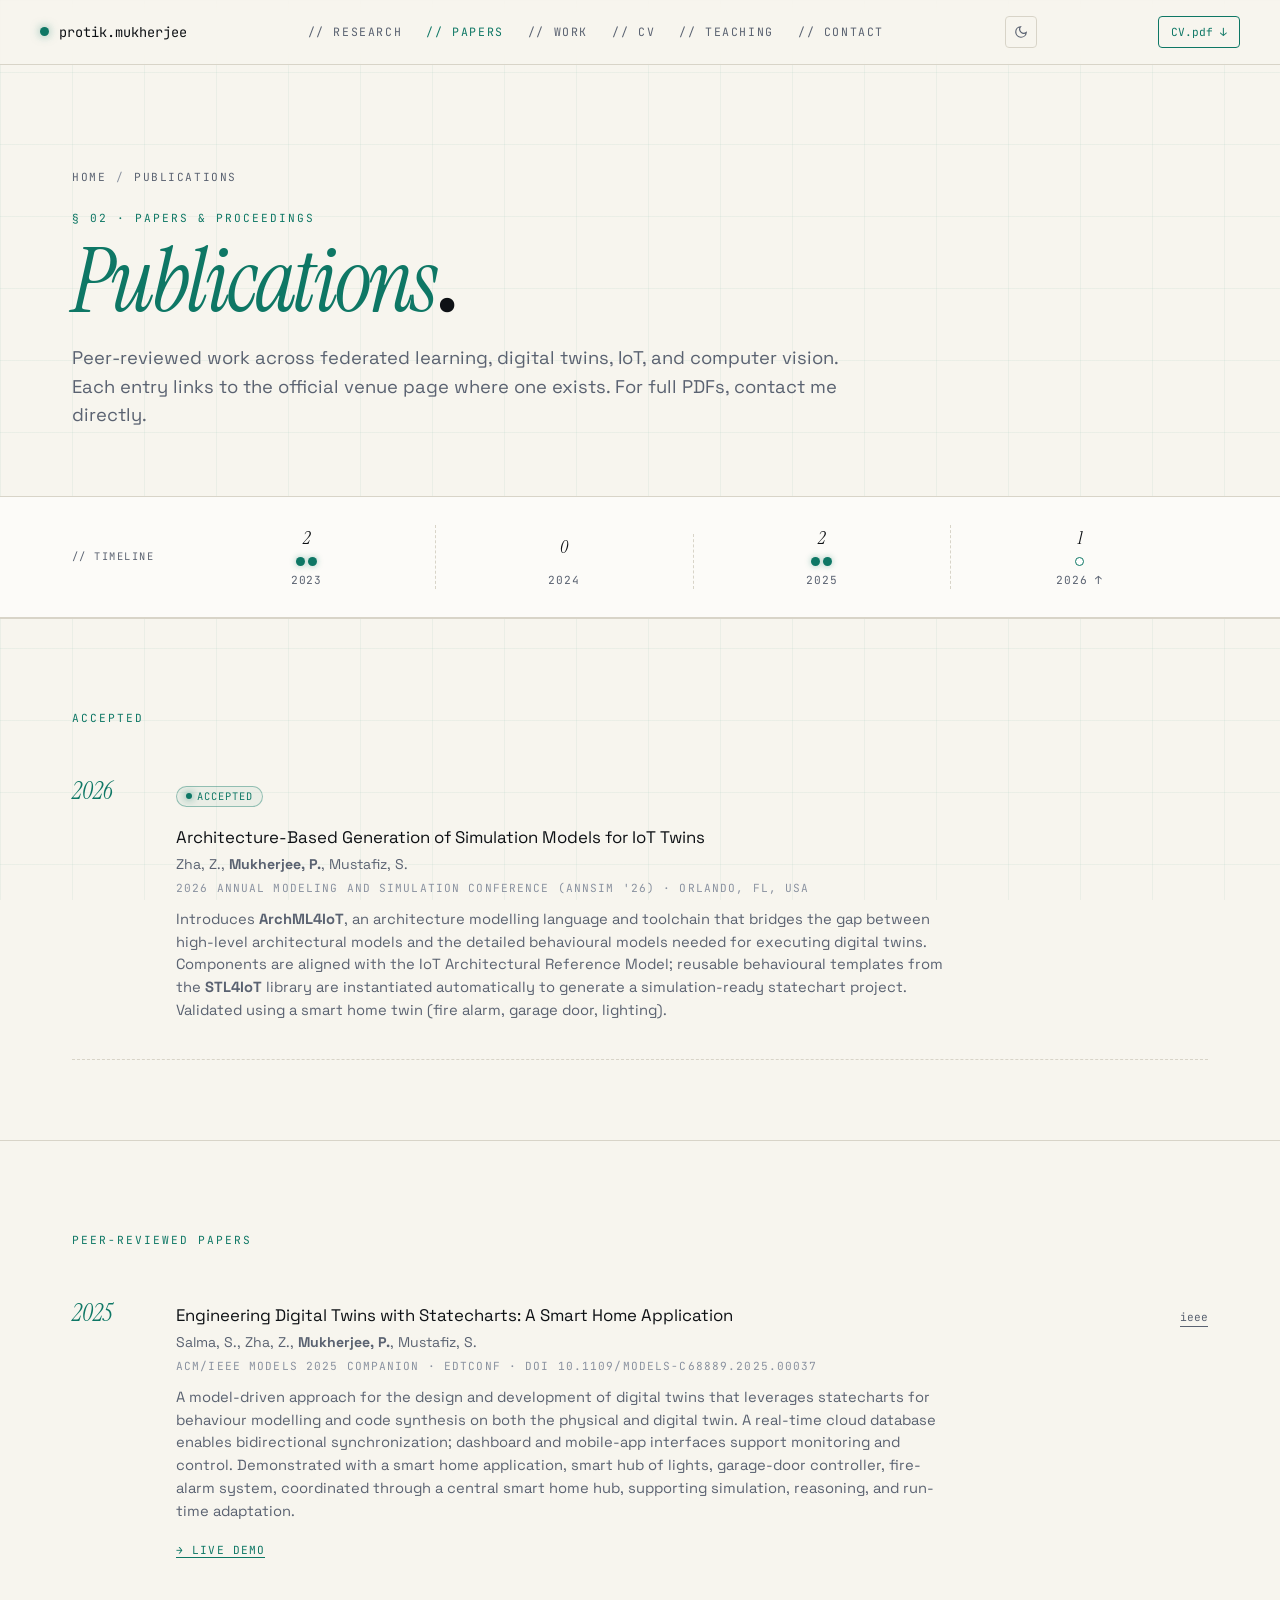
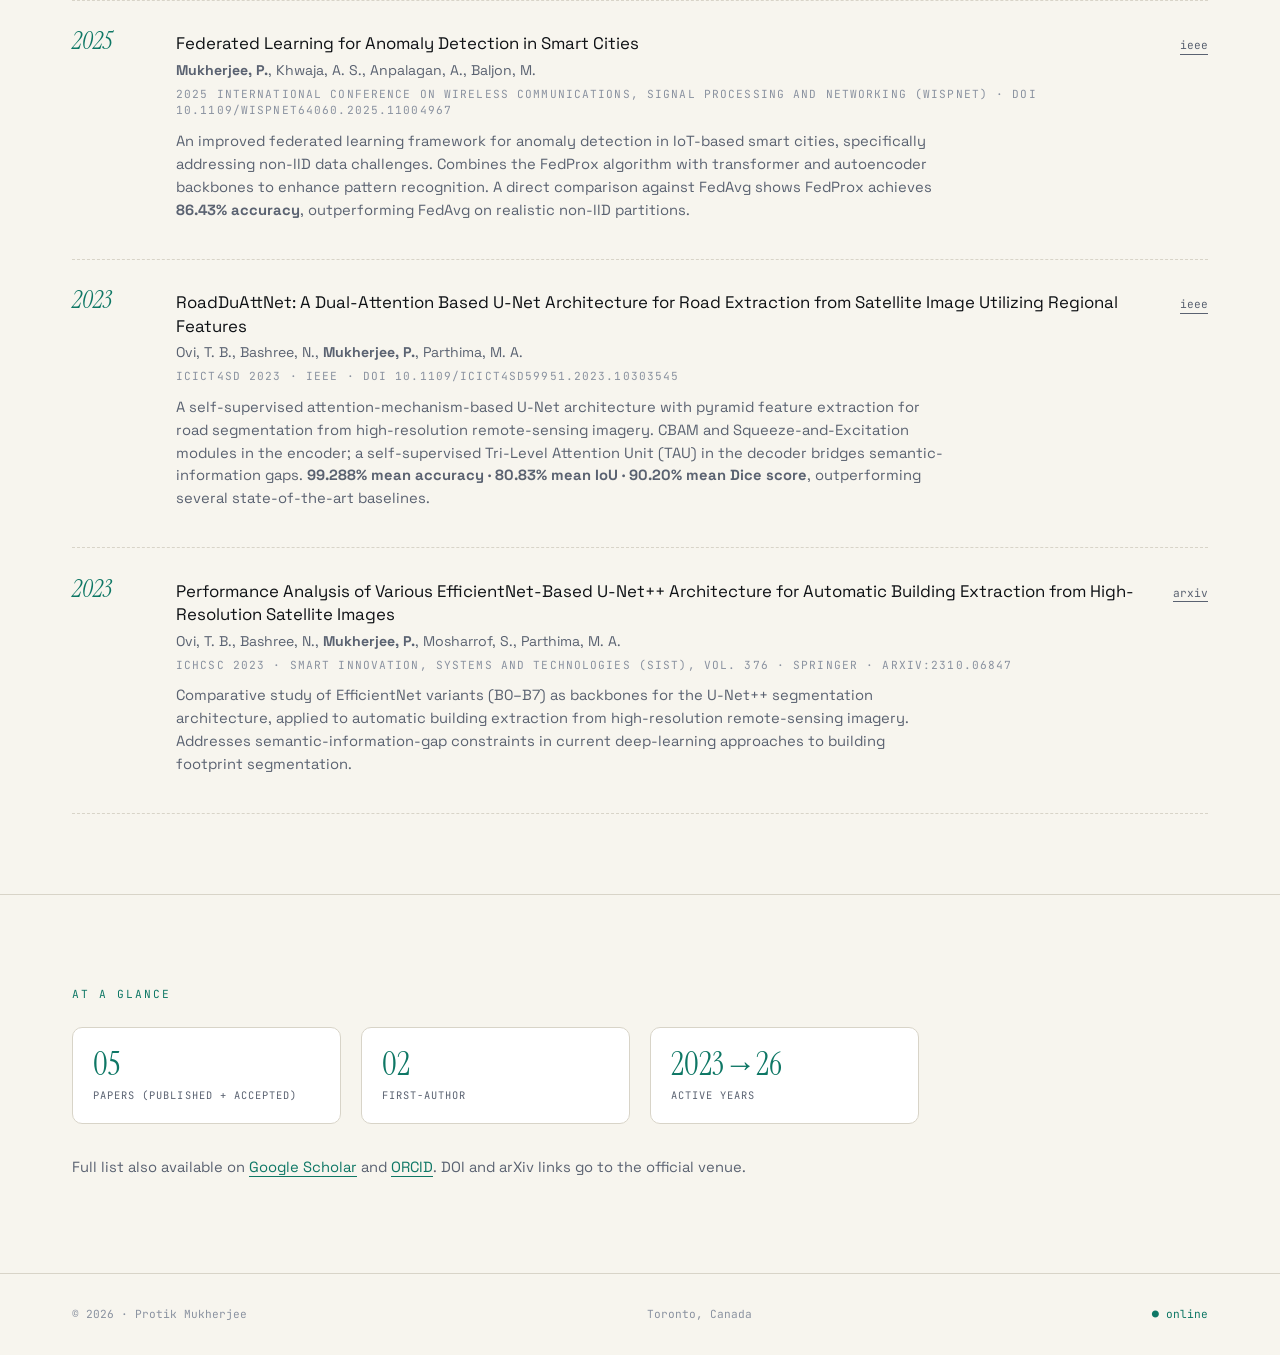
<file: publications.html>
<!DOCTYPE html>
<html lang="en">
<head>
<meta charset="UTF-8">
<meta name="viewport" content="width=device-width, initial-scale=1.0">
<title>Publications · Protik Mukherjee</title>
<meta name="description" content="Full publication list, peer-reviewed papers and accepted works in federated learning, digital twins, IoT, and computer vision.">
<link rel="preconnect" href="https://fonts.googleapis.com">
<link rel="preconnect" href="https://fonts.gstatic.com" crossorigin>
<link href="https://fonts.googleapis.com/css2?family=Instrument+Serif:ital@0;1&family=JetBrains+Mono:wght@300;400;500;700&family=Space+Grotesk:wght@300;400;500;600;700&display=swap" rel="stylesheet">
<link rel="stylesheet" href="style.css">
<script>(function(){var t=localStorage.getItem("pm-theme");if(t==="dark"||(!t&&window.matchMedia&&window.matchMedia("(prefers-color-scheme: dark)").matches))document.documentElement.setAttribute("data-theme","dark");else document.documentElement.setAttribute("data-theme","light");})();</script>
</head>
<body>

<header class="nav">
  <div class="nav-inner">
    <a href="index.html" class="brand"><span class="brand-dot"></span><span>protik.mukherjee</span></a>
    <nav class="nav-links">
      <a href="research.html">// Research</a>
      <a href="publications.html" class="active">// Papers</a>
      <a href="projects.html">// Work</a>
      <a href="cv.html">// CV</a>
      <a href="teaching.html">// Teaching</a>
      <a href="contact.html">// Contact</a>
    </nav>
    <button class="theme-toggle" data-theme-toggle aria-label="Toggle theme"><svg class="icon-moon" viewBox="0 0 24 24" fill="none" stroke="currentColor" stroke-width="2"><path d="M21 12.79A9 9 0 1 1 11.21 3 7 7 0 0 0 21 12.79z"/></svg><svg class="icon-sun" viewBox="0 0 24 24" fill="none" stroke="currentColor" stroke-width="2"><circle cx="12" cy="12" r="4"/><path d="M12 2v2M12 20v2M4.93 4.93l1.41 1.41M17.66 17.66l1.41 1.41M2 12h2M20 12h2M4.93 19.07l1.41-1.41M17.66 6.34l1.41-1.41"/></svg></button>
    <a href="Protik_Mukherjee_CV.pdf" class="nav-cv">CV.pdf ↓</a>
    <div class="menu-toggle"><button>≡</button></div>
  </div>
</header>

<main>

<section class="page-head">
  <div class="wrap">
    <div class="crumbs"><a href="index.html">home</a><span class="sep">/</span>publications</div>
    <p class="label" style="margin-top:1.5rem">§ 02 · Papers &amp; proceedings</p>
    <h1><em>Publications</em>.</h1>
    <p class="lede">Peer-reviewed work across federated learning, digital twins, IoT, and computer vision. Each entry links to the official venue page where one exists. For full PDFs, contact me directly.</p>
  </div>
</section>

<!-- Year timeline -->
<section class="page-meta">
  <div class="wrap page-meta-inner">
    <span class="k">// timeline</span>
    <div class="year-timeline">
      <div class="year-timeline-item">
        <div class="yt-count">2</div>
        <div class="yt-dots"><span class="yt-dot"></span><span class="yt-dot"></span></div>
        <div class="yt-year">2023</div>
      </div>
      <div class="year-timeline-item">
        <div class="yt-count">0</div>
        <div class="yt-dots"></div>
        <div class="yt-year">2024</div>
      </div>
      <div class="year-timeline-item">
        <div class="yt-count">2</div>
        <div class="yt-dots"><span class="yt-dot"></span><span class="yt-dot"></span></div>
        <div class="yt-year">2025</div>
      </div>
      <div class="year-timeline-item">
        <div class="yt-count">1</div>
        <div class="yt-dots"><span class="yt-dot future"></span></div>
        <div class="yt-year">2026 ↑</div>
      </div>
    </div>
  </div>
</section>

<!-- Accepted -->
<section class="section">
  <div class="wrap">
    <p class="label" style="margin-bottom:1.5rem">Accepted</p>

    <div class="pub-row">
      <span class="pub-year">2026</span>
      <div>
        <span class="chip live" style="margin-bottom:0.6rem">accepted</span>
        <p class="pub-title" style="margin-top:0.6rem">Architecture-Based Generation of Simulation Models for IoT Twins</p>
        <p class="pub-authors">Zha, Z., <strong>Mukherjee, P.</strong>, Mustafiz, S.</p>
        <p class="pub-venue">2026 Annual Modeling and Simulation Conference (ANNSIM '26) · Orlando, FL, USA</p>
        <p class="text-muted" style="margin-top:0.65rem;max-width:48rem;line-height:1.55;font-size:0.92rem">Introduces <strong>ArchML4IoT</strong>, an architecture modelling language and toolchain that bridges the gap between high-level architectural models and the detailed behavioural models needed for executing digital twins. Components are aligned with the IoT Architectural Reference Model; reusable behavioural templates from the <strong>STL4IoT</strong> library are instantiated automatically to generate a simulation-ready statechart project. Validated using a smart home twin (fire alarm, garage door, lighting).</p>
      </div>
      <div class="pub-links"></div>
    </div>
  </div>
</section>

<!-- Peer-reviewed -->
<section class="section">
  <div class="wrap">
    <p class="label" style="margin-bottom:1.5rem">Peer-reviewed papers</p>

    <div class="pub-row">
      <span class="pub-year">2025</span>
      <div>
        <p class="pub-title">Engineering Digital Twins with Statecharts: A Smart Home Application</p>
        <p class="pub-authors">Salma, S., Zha, Z., <strong>Mukherjee, P.</strong>, Mustafiz, S.</p>
        <p class="pub-venue">ACM/IEEE MODELS 2025 Companion · EDTConf · DOI 10.1109/MODELS-C68889.2025.00037</p>
        <p class="text-muted" style="margin-top:0.65rem;max-width:48rem;line-height:1.55;font-size:0.92rem">A model-driven approach for the design and development of digital twins that leverages statecharts for behaviour modelling and code synthesis on both the physical and digital twin. A real-time cloud database enables bidirectional synchronization; dashboard and mobile-app interfaces support monitoring and control. Demonstrated with a smart home application, smart hub of lights, garage-door controller, fire-alarm system, coordinated through a central smart home hub, supporting simulation, reasoning, and run-time adaptation.</p>
        <p style="margin-top:0.5rem"><a href="https://cs.torontomu.ca/~sml/demos/smarthomedt-demo.html" target="_blank" rel="noopener" style="font-family:'JetBrains Mono',monospace;font-size:0.7rem;color:var(--accent);border-bottom:1px solid currentColor;text-transform:uppercase;letter-spacing:0.1em">→ live demo</a></p>
      </div>
      <div class="pub-links"><a href="https://doi.org/10.1109/MODELS-C68889.2025.00037" target="_blank" rel="noopener">ieee</a></div>
    </div>

    <div class="pub-row">
      <span class="pub-year">2025</span>
      <div>
        <p class="pub-title">Federated Learning for Anomaly Detection in Smart Cities</p>
        <p class="pub-authors"><strong>Mukherjee, P.</strong>, Khwaja, A. S., Anpalagan, A., Baljon, M.</p>
        <p class="pub-venue">2025 International Conference on Wireless Communications, Signal Processing and Networking (WiSPNET) · DOI 10.1109/WiSPNET64060.2025.11004967</p>
        <p class="text-muted" style="margin-top:0.65rem;max-width:48rem;line-height:1.55;font-size:0.92rem">An improved federated learning framework for anomaly detection in IoT-based smart cities, specifically addressing non-IID data challenges. Combines the FedProx algorithm with transformer and autoencoder backbones to enhance pattern recognition. A direct comparison against FedAvg shows FedProx achieves <strong>86.43% accuracy</strong>, outperforming FedAvg on realistic non-IID partitions.</p>
      </div>
      <div class="pub-links"><a href="https://doi.org/10.1109/WiSPNET64060.2025.11004967" target="_blank" rel="noopener">ieee</a></div>
    </div>

    <div class="pub-row">
      <span class="pub-year">2023</span>
      <div>
        <p class="pub-title">RoadDuAttNet: A Dual-Attention Based U-Net Architecture for Road Extraction from Satellite Image Utilizing Regional Features</p>
        <p class="pub-authors">Ovi, T. B., Bashree, N., <strong>Mukherjee, P.</strong>, Parthima, M. A.</p>
        <p class="pub-venue">ICICT4SD 2023 · IEEE · DOI 10.1109/ICICT4SD59951.2023.10303545</p>
        <p class="text-muted" style="margin-top:0.65rem;max-width:48rem;line-height:1.55;font-size:0.92rem">A self-supervised attention-mechanism-based U-Net architecture with pyramid feature extraction for road segmentation from high-resolution remote-sensing imagery. CBAM and Squeeze-and-Excitation modules in the encoder; a self-supervised Tri-Level Attention Unit (TAU) in the decoder bridges semantic-information gaps. <strong>99.288% mean accuracy · 80.83% mean IoU · 90.20% mean Dice score</strong>, outperforming several state-of-the-art baselines.</p>
      </div>
      <div class="pub-links"><a href="https://doi.org/10.1109/ICICT4SD59951.2023.10303545" target="_blank" rel="noopener">ieee</a></div>
    </div>

    <div class="pub-row">
      <span class="pub-year">2023</span>
      <div>
        <p class="pub-title">Performance Analysis of Various EfficientNet-Based U-Net++ Architecture for Automatic Building Extraction from High-Resolution Satellite Images</p>
        <p class="pub-authors">Ovi, T. B., Bashree, N., <strong>Mukherjee, P.</strong>, Mosharrof, S., Parthima, M. A.</p>
        <p class="pub-venue">ICHCSC 2023 · Smart Innovation, Systems and Technologies (SIST), Vol. 376 · Springer · arXiv:2310.06847</p>
        <p class="text-muted" style="margin-top:0.65rem;max-width:48rem;line-height:1.55;font-size:0.92rem">Comparative study of EfficientNet variants (B0–B7) as backbones for the U-Net++ segmentation architecture, applied to automatic building extraction from high-resolution remote-sensing imagery. Addresses semantic-information-gap constraints in current deep-learning approaches to building footprint segmentation.</p>
      </div>
      <div class="pub-links"><a href="https://arxiv.org/abs/2310.06847" target="_blank" rel="noopener">arxiv</a></div>
    </div>
  </div>
</section>

<!-- Stats -->
<section class="section">
  <div class="wrap">
    <p class="label" style="margin-bottom:1.5rem">At a glance</p>
    <div class="metrics">
      <div class="metric"><div class="n">05</div><div class="l">Papers (published + accepted)</div></div>
      <div class="metric"><div class="n">02</div><div class="l">First-author</div></div>
      <div class="metric"><div class="n">2023→26</div><div class="l">Active years</div></div>
    </div>

    <div style="margin-top:2rem">
      <p class="text-muted" style="font-size:0.92rem">Full list also available on <a href="https://scholar.google.com/citations?user=YJi5j_oAAAAJ&amp;hl=en" target="_blank" rel="noopener" style="color:var(--accent);border-bottom:1px solid currentColor">Google Scholar</a> and <a href="https://orcid.org/0009-0007-9710-8868" target="_blank" rel="noopener" style="color:var(--accent);border-bottom:1px solid currentColor">ORCID</a>. DOI and arXiv links go to the official venue.</p>
    </div>
  </div>
</section>

</main>

<footer class="foot">
  <div class="wrap foot-inner">
    <span>© 2026 · Protik Mukherjee</span>
    <span>Toronto, Canada</span>
    <span class="ok">● online</span>
  </div>
</footer>

<script src="script.js"></script>
</body>
</html>
</file>
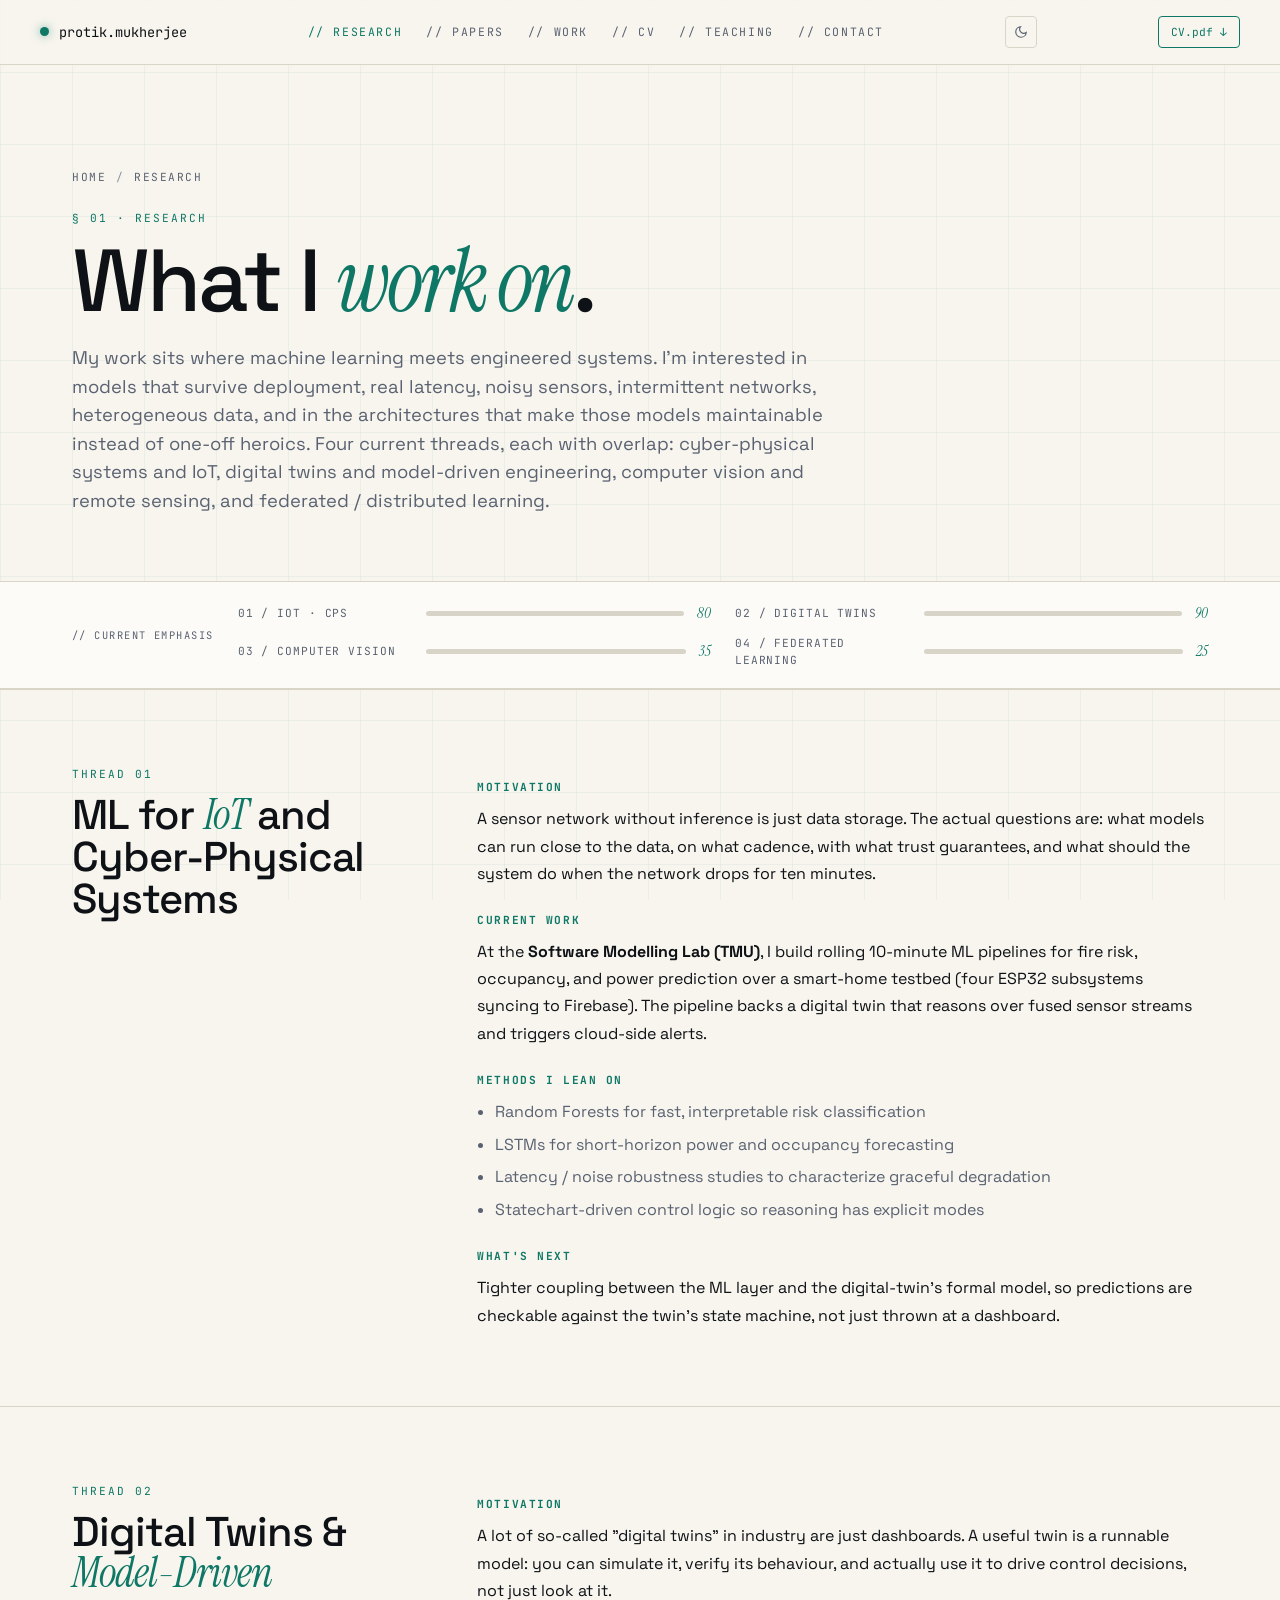
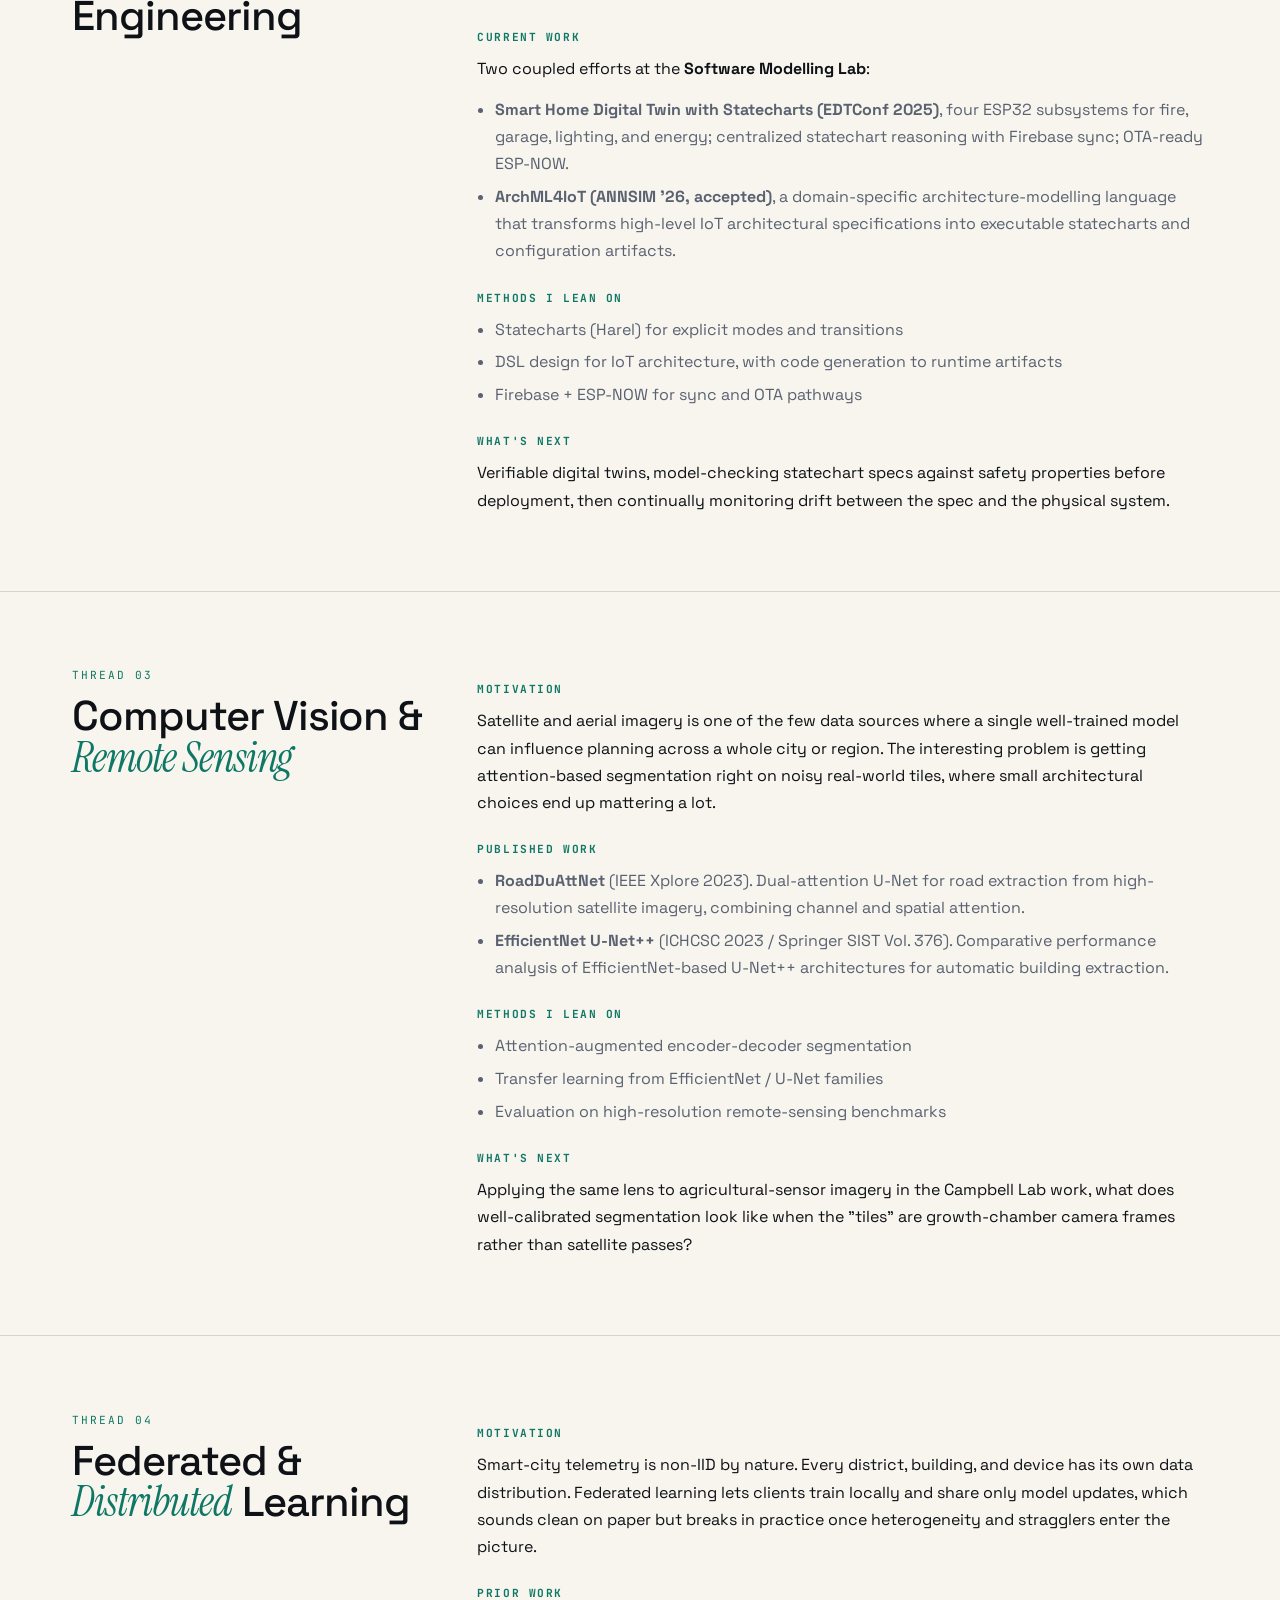
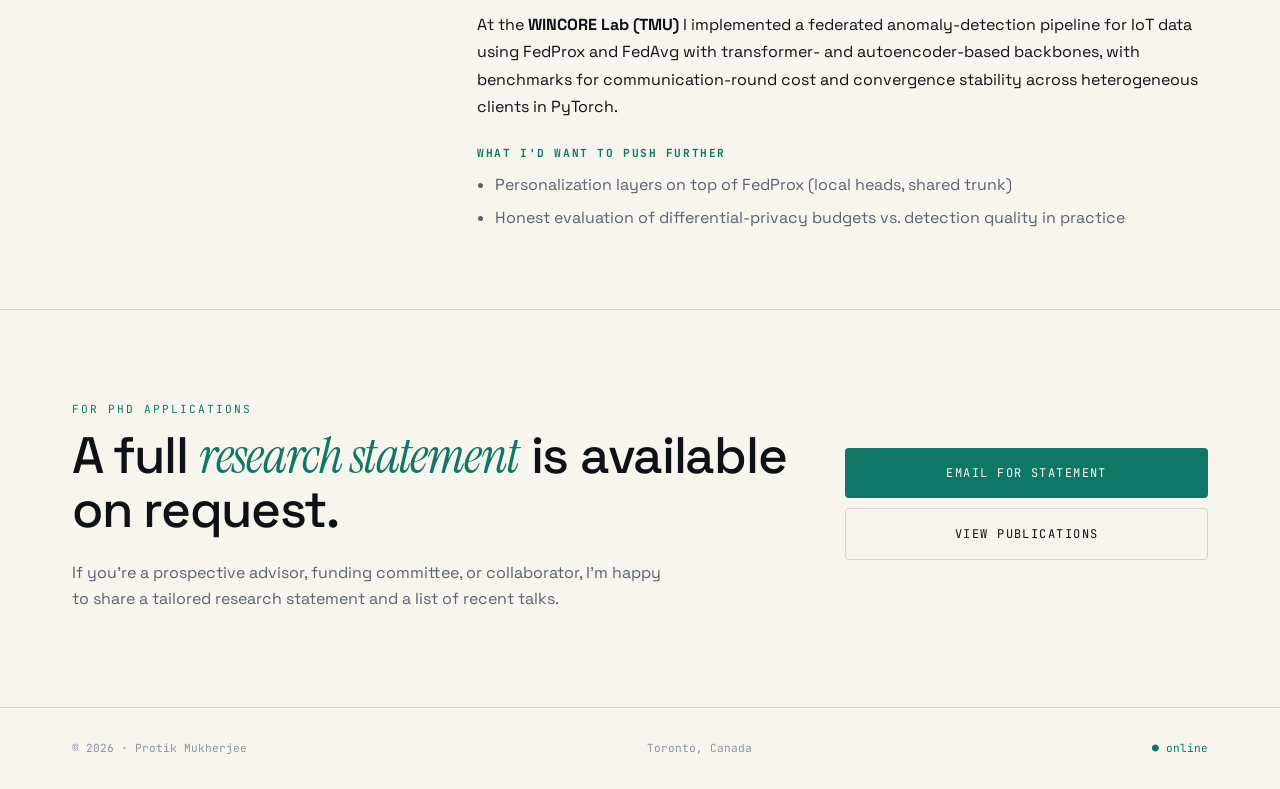
<file: research.html>
<!DOCTYPE html>
<html lang="en">
<head>
<meta charset="UTF-8">
<meta name="viewport" content="width=device-width, initial-scale=1.0">
<title>Research · Protik Mukherjee</title>
<meta name="description" content="Research themes: ML for IoT/CPS, federated learning, digital twins and model-driven engineering, edge AI and health informatics.">
<link rel="preconnect" href="https://fonts.googleapis.com">
<link rel="preconnect" href="https://fonts.gstatic.com" crossorigin>
<link href="https://fonts.googleapis.com/css2?family=Instrument+Serif:ital@0;1&family=JetBrains+Mono:wght@300;400;500;700&family=Space+Grotesk:wght@300;400;500;600;700&display=swap" rel="stylesheet">
<link rel="stylesheet" href="style.css">
<script>(function(){var t=localStorage.getItem("pm-theme");if(t==="dark"||(!t&&window.matchMedia&&window.matchMedia("(prefers-color-scheme: dark)").matches))document.documentElement.setAttribute("data-theme","dark");else document.documentElement.setAttribute("data-theme","light");})();</script>
</head>
<body>

<header class="nav">
  <div class="nav-inner">
    <a href="index.html" class="brand">
      <span class="brand-dot"></span><span>protik.mukherjee</span>
    </a>
    <nav class="nav-links">
      <a href="research.html" class="active">// Research</a>
      <a href="publications.html">// Papers</a>
      <a href="projects.html">// Work</a>
      <a href="cv.html">// CV</a>
      <a href="teaching.html">// Teaching</a>
      <a href="contact.html">// Contact</a>
    </nav>
    <button class="theme-toggle" data-theme-toggle aria-label="Toggle theme"><svg class="icon-moon" viewBox="0 0 24 24" fill="none" stroke="currentColor" stroke-width="2"><path d="M21 12.79A9 9 0 1 1 11.21 3 7 7 0 0 0 21 12.79z"/></svg><svg class="icon-sun" viewBox="0 0 24 24" fill="none" stroke="currentColor" stroke-width="2"><circle cx="12" cy="12" r="4"/><path d="M12 2v2M12 20v2M4.93 4.93l1.41 1.41M17.66 17.66l1.41 1.41M2 12h2M20 12h2M4.93 19.07l1.41-1.41M17.66 6.34l1.41-1.41"/></svg></button>
    <a href="Protik_Mukherjee_CV.pdf" class="nav-cv">CV.pdf ↓</a>
    <div class="menu-toggle"><button>≡</button></div>
  </div>
</header>

<main>

<section class="page-head">
  <div class="wrap">
    <div class="crumbs"><a href="index.html">home</a><span class="sep">/</span>research</div>
    <p class="label" style="margin-top:1.5rem">§ 01 · Research</p>
    <h1>What I <em>work on</em>.</h1>
    <p class="lede">My work sits where machine learning meets engineered systems. I'm interested in models that survive deployment, real latency, noisy sensors, intermittent networks, heterogeneous data, and in the architectures that make those models maintainable instead of one-off heroics. Four current threads, each with overlap: cyber-physical systems and IoT, digital twins and model-driven engineering, computer vision and remote sensing, and federated / distributed learning.</p>
  </div>
</section>

<!-- Thread balance -->
<section class="page-meta">
  <div class="wrap page-meta-inner">
    <span class="k">// current emphasis</span>
    <div class="thread-bars">
      <div class="thread-bar">
        <span class="lbl">01 / IoT · CPS</span>
        <span class="track"><span class="fill" style="width:80%"></span></span>
        <span class="pct">80</span>
      </div>
      <div class="thread-bar">
        <span class="lbl">02 / Digital twins</span>
        <span class="track"><span class="fill" style="width:90%"></span></span>
        <span class="pct">90</span>
      </div>
      <div class="thread-bar">
        <span class="lbl">03 / Computer vision</span>
        <span class="track"><span class="fill" style="width:35%"></span></span>
        <span class="pct">35</span>
      </div>
      <div class="thread-bar">
        <span class="lbl">04 / Federated learning</span>
        <span class="track"><span class="fill" style="width:25%"></span></span>
        <span class="pct">25</span>
      </div>
    </div>
  </div>
</section>

<!-- THREAD 1 -->
<section class="thread-deep">
  <div class="wrap">
    <div class="grid">
      <div>
        <p class="label">Thread 01</p>
        <h2>ML for <em>IoT</em> and Cyber-Physical Systems</h2>
      </div>
      <div class="body">
        <h4>Motivation</h4>
        <p>A sensor network without inference is just data storage. The actual questions are: what models can run close to the data, on what cadence, with what trust guarantees, and what should the system do when the network drops for ten minutes.</p>

        <h4>Current work</h4>
        <p>At the <strong>Software Modelling Lab (TMU)</strong>, I build rolling 10-minute ML pipelines for fire risk, occupancy, and power prediction over a smart-home testbed (four ESP32 subsystems syncing to Firebase). The pipeline backs a digital twin that reasons over fused sensor streams and triggers cloud-side alerts.</p>

        <h4>Methods I lean on</h4>
        <ul>
          <li>Random Forests for fast, interpretable risk classification</li>
          <li>LSTMs for short-horizon power and occupancy forecasting</li>
          <li>Latency / noise robustness studies to characterize graceful degradation</li>
          <li>Statechart-driven control logic so reasoning has explicit modes</li>
        </ul>

        <h4>What's next</h4>
        <p>Tighter coupling between the ML layer and the digital-twin's formal model, so predictions are checkable against the twin's state machine, not just thrown at a dashboard.</p>
      </div>
    </div>
  </div>
</section>

<!-- THREAD 2 -->
<section class="thread-deep">
  <div class="wrap">
    <div class="grid">
      <div>
        <p class="label">Thread 02</p>
        <h2>Digital Twins &amp; <em>Model-Driven</em> Engineering</h2>
      </div>
      <div class="body">
        <h4>Motivation</h4>
        <p>A lot of so-called "digital twins" in industry are just dashboards. A useful twin is a runnable model: you can simulate it, verify its behaviour, and actually use it to drive control decisions, not just look at it.</p>

        <h4>Current work</h4>
        <p>Two coupled efforts at the <strong>Software Modelling Lab</strong>:</p>
        <ul>
          <li><strong>Smart Home Digital Twin with Statecharts (EDTConf 2025)</strong>, four ESP32 subsystems for fire, garage, lighting, and energy; centralized statechart reasoning with Firebase sync; OTA-ready ESP-NOW.</li>
          <li><strong>ArchML4IoT (ANNSIM '26, accepted)</strong>, a domain-specific architecture-modelling language that transforms high-level IoT architectural specifications into executable statecharts and configuration artifacts.</li>
        </ul>

        <h4>Methods I lean on</h4>
        <ul>
          <li>Statecharts (Harel) for explicit modes and transitions</li>
          <li>DSL design for IoT architecture, with code generation to runtime artifacts</li>
          <li>Firebase + ESP-NOW for sync and OTA pathways</li>
        </ul>

        <h4>What's next</h4>
        <p>Verifiable digital twins, model-checking statechart specs against safety properties before deployment, then continually monitoring drift between the spec and the physical system.</p>
      </div>
    </div>
  </div>
</section>

<!-- THREAD 3 (NEW: Computer Vision) -->
<section class="thread-deep">
  <div class="wrap">
    <div class="grid">
      <div>
        <p class="label">Thread 03</p>
        <h2>Computer Vision &amp; <em>Remote Sensing</em></h2>
      </div>
      <div class="body">
        <h4>Motivation</h4>
        <p>Satellite and aerial imagery is one of the few data sources where a single well-trained model can influence planning across a whole city or region. The interesting problem is getting attention-based segmentation right on noisy real-world tiles, where small architectural choices end up mattering a lot.</p>

        <h4>Published work</h4>
        <ul>
          <li><strong>RoadDuAttNet</strong> (IEEE Xplore 2023). Dual-attention U-Net for road extraction from high-resolution satellite imagery, combining channel and spatial attention.</li>
          <li><strong>EfficientNet U-Net++</strong> (ICHCSC 2023 / Springer SIST Vol. 376). Comparative performance analysis of EfficientNet-based U-Net++ architectures for automatic building extraction.</li>
        </ul>

        <h4>Methods I lean on</h4>
        <ul>
          <li>Attention-augmented encoder-decoder segmentation</li>
          <li>Transfer learning from EfficientNet / U-Net families</li>
          <li>Evaluation on high-resolution remote-sensing benchmarks</li>
        </ul>

        <h4>What's next</h4>
        <p>Applying the same lens to agricultural-sensor imagery in the Campbell Lab work, what does well-calibrated segmentation look like when the "tiles" are growth-chamber camera frames rather than satellite passes?</p>
      </div>
    </div>
  </div>
</section>

<!-- THREAD 4 (Federated, dialed back) -->
<section class="thread-deep">
  <div class="wrap">
    <div class="grid">
      <div>
        <p class="label">Thread 04</p>
        <h2>Federated &amp; <em>Distributed</em> Learning</h2>
      </div>
      <div class="body">
        <h4>Motivation</h4>
        <p>Smart-city telemetry is non-IID by nature. Every district, building, and device has its own data distribution. Federated learning lets clients train locally and share only model updates, which sounds clean on paper but breaks in practice once heterogeneity and stragglers enter the picture.</p>

        <h4>Prior work</h4>
        <p>At the <strong>WINCORE Lab (TMU)</strong> I implemented a federated anomaly-detection pipeline for IoT data using FedProx and FedAvg with transformer- and autoencoder-based backbones, with benchmarks for communication-round cost and convergence stability across heterogeneous clients in PyTorch.</p>

        <h4>What I'd want to push further</h4>
        <ul>
          <li>Personalization layers on top of FedProx (local heads, shared trunk)</li>
          <li>Honest evaluation of differential-privacy budgets vs. detection quality in practice</li>
        </ul>
      </div>
    </div>
  </div>
</section>

<!-- RESEARCH STATEMENT CTA -->
<section class="section">
  <div class="wrap">
    <div class="contact-grid">
      <div>
        <p class="label">For PhD applications</p>
        <h2 class="contact-h" style="margin-top:0.6rem">A full <em>research statement</em> is available on request.</h2>
        <p class="text-muted" style="margin-top:1.5rem;max-width:38rem;line-height:1.6">If you're a prospective advisor, funding committee, or collaborator, I'm happy to share a tailored research statement and a list of recent talks.</p>
      </div>
      <div class="contact-stack">
        <a href="mailto:protik.mkj@gmail.com" class="primary">Email for statement</a>
        <a href="publications.html" class="ghost">View publications</a>
      </div>
    </div>
  </div>
</section>

</main>

<footer class="foot">
  <div class="wrap foot-inner">
    <span>© 2026 · Protik Mukherjee</span>
    <span>Toronto, Canada</span>
    <span class="ok">● online</span>
  </div>
</footer>

<script src="script.js"></script>
</body>
</html>
</file>
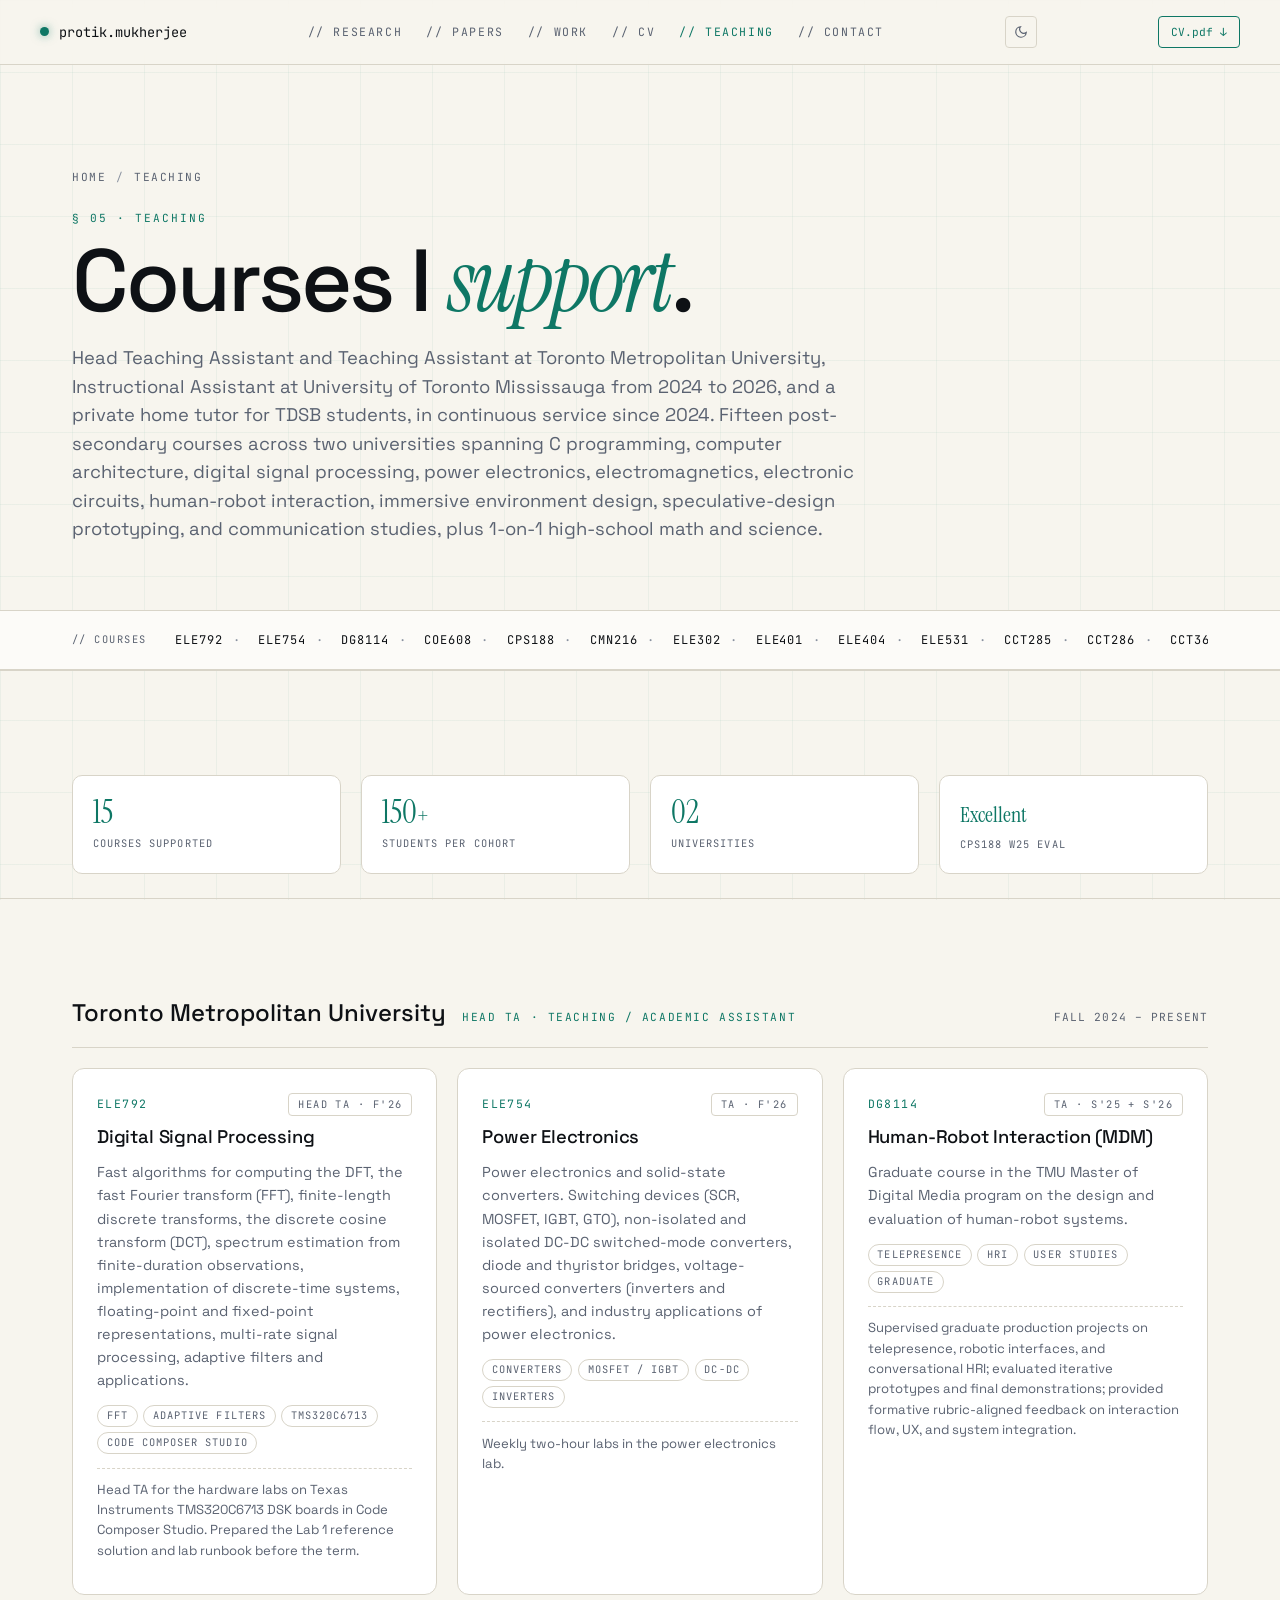
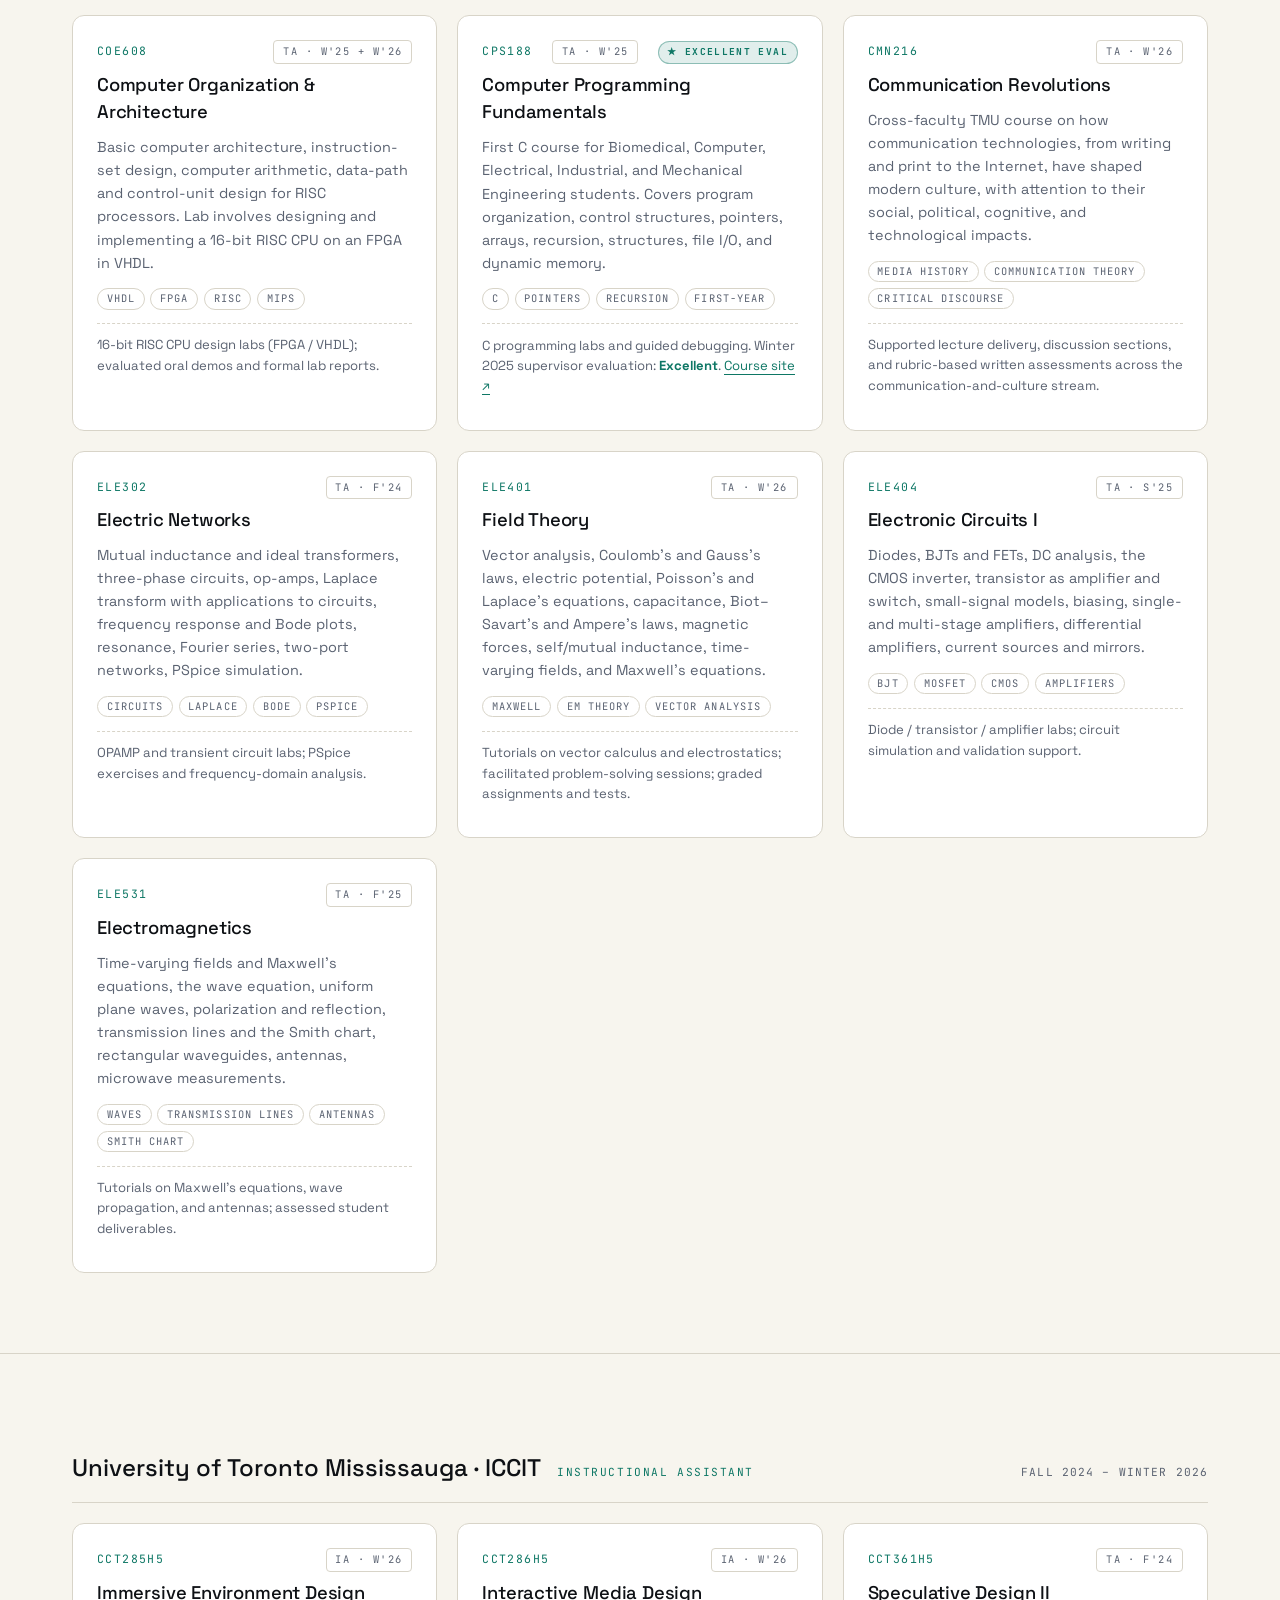
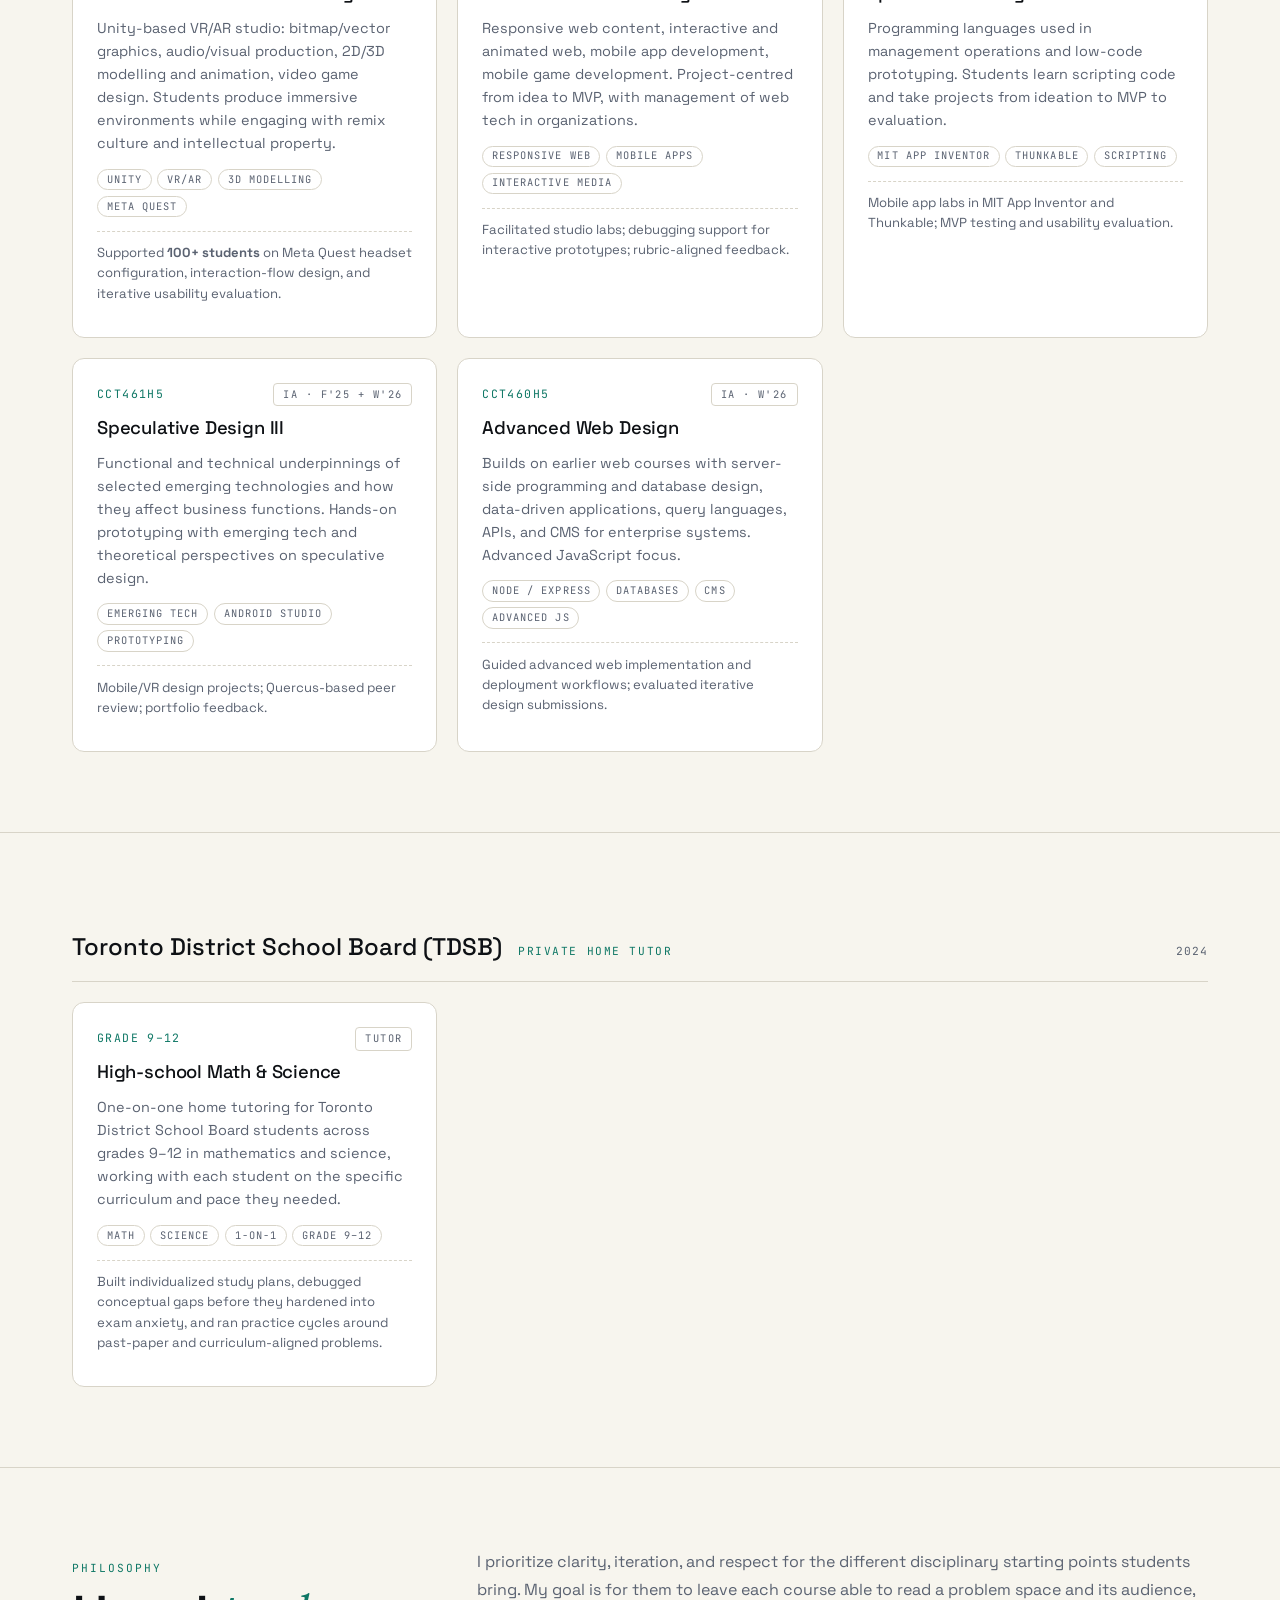
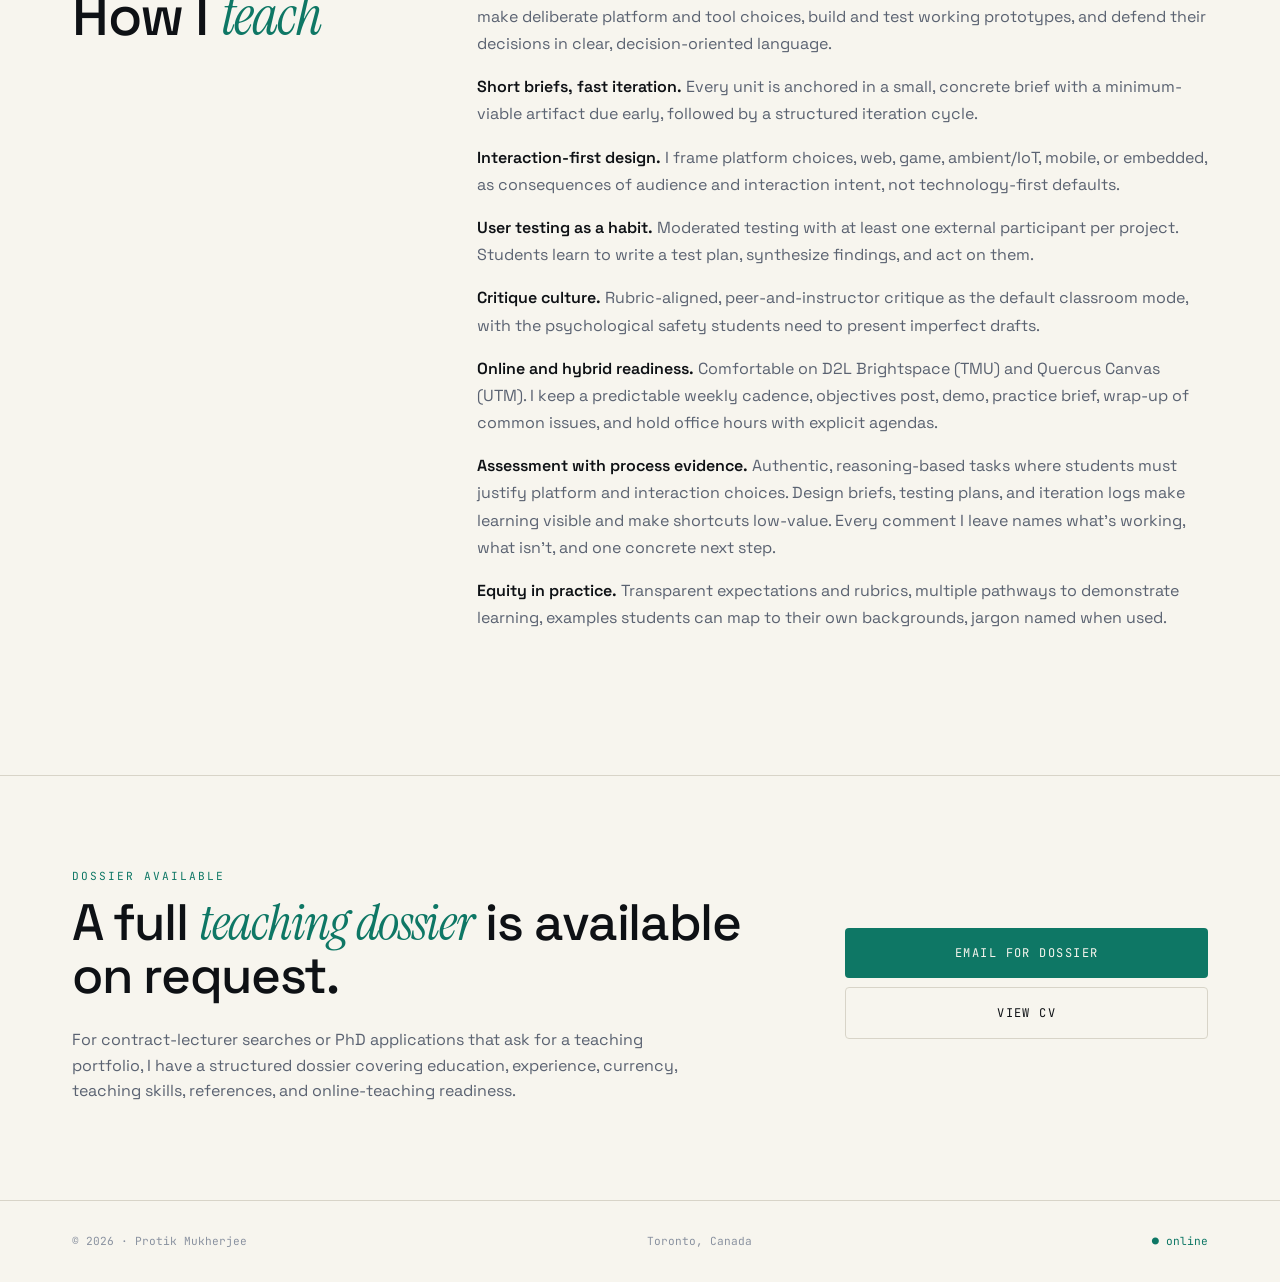
<file: teaching.html>
<!DOCTYPE html>
<html lang="en">
<head>
<meta charset="UTF-8">
<meta name="viewport" content="width=device-width, initial-scale=1.0">
<title>Teaching · Protik Mukherjee</title>
<meta name="description" content="Teaching and instructional assistantships at Toronto Metropolitan University and University of Toronto Mississauga.">
<link rel="preconnect" href="https://fonts.googleapis.com">
<link rel="preconnect" href="https://fonts.gstatic.com" crossorigin>
<link href="https://fonts.googleapis.com/css2?family=Instrument+Serif:ital@0;1&family=JetBrains+Mono:wght@300;400;500;700&family=Space+Grotesk:wght@300;400;500;600;700&display=swap" rel="stylesheet">
<link rel="stylesheet" href="style.css">
<script>(function(){var t=localStorage.getItem("pm-theme");if(t==="dark"||(!t&&window.matchMedia&&window.matchMedia("(prefers-color-scheme: dark)").matches))document.documentElement.setAttribute("data-theme","dark");else document.documentElement.setAttribute("data-theme","light");})();</script>
</head>
<body>

<header class="nav">
  <div class="nav-inner">
    <a href="index.html" class="brand"><span class="brand-dot"></span><span>protik.mukherjee</span></a>
    <nav class="nav-links">
      <a href="research.html">// Research</a>
      <a href="publications.html">// Papers</a>
      <a href="projects.html">// Work</a>
      <a href="cv.html">// CV</a>
      <a href="teaching.html" class="active">// Teaching</a>
      <a href="contact.html">// Contact</a>
    </nav>
    <button class="theme-toggle" data-theme-toggle aria-label="Toggle theme"><svg class="icon-moon" viewBox="0 0 24 24" fill="none" stroke="currentColor" stroke-width="2"><path d="M21 12.79A9 9 0 1 1 11.21 3 7 7 0 0 0 21 12.79z"/></svg><svg class="icon-sun" viewBox="0 0 24 24" fill="none" stroke="currentColor" stroke-width="2"><circle cx="12" cy="12" r="4"/><path d="M12 2v2M12 20v2M4.93 4.93l1.41 1.41M17.66 17.66l1.41 1.41M2 12h2M20 12h2M4.93 19.07l1.41-1.41M17.66 6.34l1.41-1.41"/></svg></button>
    <a href="Protik_Mukherjee_CV.pdf" class="nav-cv">CV.pdf ↓</a>
    <div class="menu-toggle"><button>≡</button></div>
  </div>
</header>

<main>

<section class="page-head">
  <div class="wrap">
    <div class="crumbs"><a href="index.html">home</a><span class="sep">/</span>teaching</div>
    <p class="label" style="margin-top:1.5rem">§ 05 · Teaching</p>
    <h1>Courses I <em>support</em>.</h1>
    <p class="lede">Head Teaching Assistant and Teaching Assistant at Toronto Metropolitan University, Instructional Assistant at University of Toronto Mississauga from 2024 to 2026, and a private home tutor for TDSB students, in continuous service since 2024. Fifteen post-secondary courses across two universities spanning C programming, computer architecture, digital signal processing, power electronics, electromagnetics, electronic circuits, human-robot interaction, immersive environment design, speculative-design prototyping, and communication studies, plus 1-on-1 high-school math and science.</p>
  </div>
</section>

<!-- Course code strip -->
<section class="page-meta">
  <div class="wrap page-meta-inner">
    <span class="k">// courses</span>
    <div class="course-strip">
      <span>ELE792</span><span class="sep">·</span>
      <span>ELE754</span><span class="sep">·</span>
      <span>DG8114</span><span class="sep">·</span>
      <span>COE608</span><span class="sep">·</span>
      <span>CPS188</span><span class="sep">·</span>
      <span>CMN216</span><span class="sep">·</span>
      <span>ELE302</span><span class="sep">·</span>
      <span>ELE401</span><span class="sep">·</span>
      <span>ELE404</span><span class="sep">·</span>
      <span>ELE531</span><span class="sep">·</span>
      <span>CCT285</span><span class="sep">·</span>
      <span>CCT286</span><span class="sep">·</span>
      <span>CCT361</span><span class="sep">·</span>
      <span>CCT460</span><span class="sep">·</span>
      <span>CCT461</span>
    </div>
  </div>
</section>

<!-- Credentials strip -->
<section class="section" style="padding-bottom:0">
  <div class="wrap">
    <div class="metrics">
      <div class="metric"><div class="n">15</div><div class="l">Courses supported</div></div>
      <div class="metric"><div class="n">150<span style="font-size:1.4rem">+</span></div><div class="l">Students per cohort</div></div>
      <div class="metric"><div class="n">02</div><div class="l">Universities</div></div>
      <div class="metric"><div class="n" style="font-size:1.4rem;line-height:1.2;padding-top:0.4rem">Excellent</div><div class="l">CPS188 W25 eval</div></div>
    </div>
  </div>
</section>

<!-- TMU TA courses -->
<section class="section">
  <div class="wrap">
    <div class="inst-header">
      <h3>Toronto Metropolitan University</h3>
      <span class="role-tag">Head TA · Teaching / Academic Assistant</span>
      <span class="since">Fall 2024 – Present</span>
    </div>

    <div class="course-grid">

      <article class="course-card">
        <div class="course-card-head"><span class="code">ELE792</span><span class="role">Head TA · F'26</span></div>
        <h3>Digital Signal Processing</h3>
        <p class="desc">Fast algorithms for computing the DFT, the fast Fourier transform (FFT), finite-length discrete transforms, the discrete cosine transform (DCT), spectrum estimation from finite-duration observations, implementation of discrete-time systems, floating-point and fixed-point representations, multi-rate signal processing, adaptive filters and applications.</p>
        <div class="topics"><span class="chip">FFT</span><span class="chip">adaptive filters</span><span class="chip">TMS320C6713</span><span class="chip">Code Composer Studio</span></div>
        <p class="resp">Head TA for the hardware labs on Texas Instruments TMS320C6713 DSK boards in Code Composer Studio. Prepared the Lab 1 reference solution and lab runbook before the term.</p>
      </article>

      <article class="course-card">
        <div class="course-card-head"><span class="code">ELE754</span><span class="role">TA · F'26</span></div>
        <h3>Power Electronics</h3>
        <p class="desc">Power electronics and solid-state converters. Switching devices (SCR, MOSFET, IGBT, GTO), non-isolated and isolated DC-DC switched-mode converters, diode and thyristor bridges, voltage-sourced converters (inverters and rectifiers), and industry applications of power electronics.</p>
        <div class="topics"><span class="chip">converters</span><span class="chip">MOSFET / IGBT</span><span class="chip">DC-DC</span><span class="chip">inverters</span></div>
        <p class="resp">Weekly two-hour labs in the power electronics lab.</p>
      </article>

      <article class="course-card">
        <div class="course-card-head"><span class="code">DG8114</span><span class="role">TA · S'25 + S'26</span></div>
        <h3>Human-Robot Interaction (MDM)</h3>
        <p class="desc">Graduate course in the TMU Master of Digital Media program on the design and evaluation of human-robot systems.</p>
        <div class="topics"><span class="chip">telepresence</span><span class="chip">HRI</span><span class="chip">user studies</span><span class="chip">graduate</span></div>
        <p class="resp">Supervised graduate production projects on telepresence, robotic interfaces, and conversational HRI; evaluated iterative prototypes and final demonstrations; provided formative rubric-aligned feedback on interaction flow, UX, and system integration.</p>
      </article>

      <article class="course-card">
        <div class="course-card-head"><span class="code">COE608</span><span class="role">TA · W'25 + W'26</span></div>
        <h3>Computer Organization &amp; Architecture</h3>
        <p class="desc">Basic computer architecture, instruction-set design, computer arithmetic, data-path and control-unit design for RISC processors. Lab involves designing and implementing a 16-bit RISC CPU on an FPGA in VHDL.</p>
        <div class="topics"><span class="chip">VHDL</span><span class="chip">FPGA</span><span class="chip">RISC</span><span class="chip">MIPS</span></div>
        <p class="resp">16-bit RISC CPU design labs (FPGA / VHDL); evaluated oral demos and formal lab reports.</p>
      </article>

      <article class="course-card">
        <div class="course-card-head"><span class="code">CPS188</span><span class="role">TA · W'25</span><span class="badge-excellent">★ excellent eval</span></div>
        <h3>Computer Programming Fundamentals</h3>
        <p class="desc">First C course for Biomedical, Computer, Electrical, Industrial, and Mechanical Engineering students. Covers program organization, control structures, pointers, arrays, recursion, structures, file I/O, and dynamic memory.</p>
        <div class="topics"><span class="chip">C</span><span class="chip">pointers</span><span class="chip">recursion</span><span class="chip">first-year</span></div>
        <p class="resp">C programming labs and guided debugging. Winter 2025 supervisor evaluation: <strong style="color:var(--accent)">Excellent</strong>. <a href="https://www.cs.torontomu.ca/~cps188/" target="_blank" rel="noopener" style="color:var(--accent);border-bottom:1px solid currentColor">Course site ↗</a></p>
      </article>

      <article class="course-card">
        <div class="course-card-head"><span class="code">CMN216</span><span class="role">TA · W'26</span></div>
        <h3>Communication Revolutions</h3>
        <p class="desc">Cross-faculty TMU course on how communication technologies, from writing and print to the Internet, have shaped modern culture, with attention to their social, political, cognitive, and technological impacts.</p>
        <div class="topics"><span class="chip">media history</span><span class="chip">communication theory</span><span class="chip">critical discourse</span></div>
        <p class="resp">Supported lecture delivery, discussion sections, and rubric-based written assessments across the communication-and-culture stream.</p>
      </article>

      <article class="course-card">
        <div class="course-card-head"><span class="code">ELE302</span><span class="role">TA · F'24</span></div>
        <h3>Electric Networks</h3>
        <p class="desc">Mutual inductance and ideal transformers, three-phase circuits, op-amps, Laplace transform with applications to circuits, frequency response and Bode plots, resonance, Fourier series, two-port networks, PSpice simulation.</p>
        <div class="topics"><span class="chip">circuits</span><span class="chip">laplace</span><span class="chip">bode</span><span class="chip">PSpice</span></div>
        <p class="resp">OPAMP and transient circuit labs; PSpice exercises and frequency-domain analysis.</p>
      </article>

      <article class="course-card">
        <div class="course-card-head"><span class="code">ELE401</span><span class="role">TA · W'26</span></div>
        <h3>Field Theory</h3>
        <p class="desc">Vector analysis, Coulomb's and Gauss's laws, electric potential, Poisson's and Laplace's equations, capacitance, Biot–Savart's and Ampere's laws, magnetic forces, self/mutual inductance, time-varying fields, and Maxwell's equations.</p>
        <div class="topics"><span class="chip">maxwell</span><span class="chip">EM theory</span><span class="chip">vector analysis</span></div>
        <p class="resp">Tutorials on vector calculus and electrostatics; facilitated problem-solving sessions; graded assignments and tests.</p>
      </article>

      <article class="course-card">
        <div class="course-card-head"><span class="code">ELE404</span><span class="role">TA · S'25</span></div>
        <h3>Electronic Circuits I</h3>
        <p class="desc">Diodes, BJTs and FETs, DC analysis, the CMOS inverter, transistor as amplifier and switch, small-signal models, biasing, single- and multi-stage amplifiers, differential amplifiers, current sources and mirrors.</p>
        <div class="topics"><span class="chip">BJT</span><span class="chip">MOSFET</span><span class="chip">CMOS</span><span class="chip">amplifiers</span></div>
        <p class="resp">Diode / transistor / amplifier labs; circuit simulation and validation support.</p>
      </article>

      <article class="course-card">
        <div class="course-card-head"><span class="code">ELE531</span><span class="role">TA · F'25</span></div>
        <h3>Electromagnetics</h3>
        <p class="desc">Time-varying fields and Maxwell's equations, the wave equation, uniform plane waves, polarization and reflection, transmission lines and the Smith chart, rectangular waveguides, antennas, microwave measurements.</p>
        <div class="topics"><span class="chip">waves</span><span class="chip">transmission lines</span><span class="chip">antennas</span><span class="chip">smith chart</span></div>
        <p class="resp">Tutorials on Maxwell's equations, wave propagation, and antennas; assessed student deliverables.</p>
      </article>

    </div>
  </div>
</section>

<!-- UTM IA courses -->
<section class="section">
  <div class="wrap">
    <div class="inst-header">
      <h3>University of Toronto Mississauga · ICCIT</h3>
      <span class="role-tag">Instructional Assistant</span>
      <span class="since">Fall 2024 – Winter 2026</span>
    </div>

    <div class="course-grid">

      <article class="course-card">
        <div class="course-card-head"><span class="code">CCT285H5</span><span class="role role-ia">IA · W'26</span></div>
        <h3>Immersive Environment Design</h3>
        <p class="desc">Unity-based VR/AR studio: bitmap/vector graphics, audio/visual production, 2D/3D modelling and animation, video game design. Students produce immersive environments while engaging with remix culture and intellectual property.</p>
        <div class="topics"><span class="chip">unity</span><span class="chip">VR/AR</span><span class="chip">3D modelling</span><span class="chip">meta quest</span></div>
        <p class="resp">Supported <strong>100+ students</strong> on Meta Quest headset configuration, interaction-flow design, and iterative usability evaluation.</p>
      </article>

      <article class="course-card">
        <div class="course-card-head"><span class="code">CCT286H5</span><span class="role role-ia">IA · W'26</span></div>
        <h3>Interactive Media Design</h3>
        <p class="desc">Responsive web content, interactive and animated web, mobile app development, mobile game development. Project-centred from idea to MVP, with management of web tech in organizations.</p>
        <div class="topics"><span class="chip">responsive web</span><span class="chip">mobile apps</span><span class="chip">interactive media</span></div>
        <p class="resp">Facilitated studio labs; debugging support for interactive prototypes; rubric-aligned feedback.</p>
      </article>

      <article class="course-card">
        <div class="course-card-head"><span class="code">CCT361H5</span><span class="role">TA · F'24</span></div>
        <h3>Speculative Design II</h3>
        <p class="desc">Programming languages used in management operations and low-code prototyping. Students learn scripting code and take projects from ideation to MVP to evaluation.</p>
        <div class="topics"><span class="chip">MIT App Inventor</span><span class="chip">Thunkable</span><span class="chip">scripting</span></div>
        <p class="resp">Mobile app labs in MIT App Inventor and Thunkable; MVP testing and usability evaluation.</p>
      </article>

      <article class="course-card">
        <div class="course-card-head"><span class="code">CCT461H5</span><span class="role role-ia">IA · F'25 + W'26</span></div>
        <h3>Speculative Design III</h3>
        <p class="desc">Functional and technical underpinnings of selected emerging technologies and how they affect business functions. Hands-on prototyping with emerging tech and theoretical perspectives on speculative design.</p>
        <div class="topics"><span class="chip">emerging tech</span><span class="chip">android studio</span><span class="chip">prototyping</span></div>
        <p class="resp">Mobile/VR design projects; Quercus-based peer review; portfolio feedback.</p>
      </article>

      <article class="course-card">
        <div class="course-card-head"><span class="code">CCT460H5</span><span class="role role-ia">IA · W'26</span></div>
        <h3>Advanced Web Design</h3>
        <p class="desc">Builds on earlier web courses with server-side programming and database design, data-driven applications, query languages, APIs, and CMS for enterprise systems. Advanced JavaScript focus.</p>
        <div class="topics"><span class="chip">node / express</span><span class="chip">databases</span><span class="chip">CMS</span><span class="chip">advanced JS</span></div>
        <p class="resp">Guided advanced web implementation and deployment workflows; evaluated iterative design submissions.</p>
      </article>

    </div>
  </div>
</section>

<!-- Private tutoring -->
<section class="section">
  <div class="wrap">
    <div class="inst-header">
      <h3>Toronto District School Board (TDSB)</h3>
      <span class="role-tag">Private home tutor</span>
      <span class="since">2024</span>
    </div>

    <div class="course-grid">
      <article class="course-card">
        <div class="course-card-head"><span class="code">GRADE 9–12</span><span class="role">TUTOR</span></div>
        <h3>High-school Math &amp; Science</h3>
        <p class="desc">One-on-one home tutoring for Toronto District School Board students across grades 9–12 in mathematics and science, working with each student on the specific curriculum and pace they needed.</p>
        <div class="topics"><span class="chip">math</span><span class="chip">science</span><span class="chip">1-on-1</span><span class="chip">grade 9–12</span></div>
        <p class="resp">Built individualized study plans, debugged conceptual gaps before they hardened into exam anxiety, and ran practice cycles around past-paper and curriculum-aligned problems.</p>
      </article>
    </div>
  </div>
</section>

<!-- Teaching philosophy (from dossier) -->
<section class="section">
  <div class="wrap">
    <div class="section-head">
      <div>
        <p class="label">Philosophy</p>
        <h2>How I <em>teach</em></h2>
      </div>
      <div class="prose text-muted">
        <p>I prioritize clarity, iteration, and respect for the different disciplinary starting points students bring. My goal is for them to leave each course able to read a problem space and its audience, make deliberate platform and tool choices, build and test working prototypes, and defend their decisions in clear, decision-oriented language.</p>
        <p><strong style="color:var(--ink)">Short briefs, fast iteration.</strong> Every unit is anchored in a small, concrete brief with a minimum-viable artifact due early, followed by a structured iteration cycle.</p>
        <p><strong style="color:var(--ink)">Interaction-first design.</strong> I frame platform choices, web, game, ambient/IoT, mobile, or embedded, as consequences of audience and interaction intent, not technology-first defaults.</p>
        <p><strong style="color:var(--ink)">User testing as a habit.</strong> Moderated testing with at least one external participant per project. Students learn to write a test plan, synthesize findings, and act on them.</p>
        <p><strong style="color:var(--ink)">Critique culture.</strong> Rubric-aligned, peer-and-instructor critique as the default classroom mode, with the psychological safety students need to present imperfect drafts.</p>
        <p><strong style="color:var(--ink)">Online and hybrid readiness.</strong> Comfortable on D2L Brightspace (TMU) and Quercus Canvas (UTM). I keep a predictable weekly cadence, objectives post, demo, practice brief, wrap-up of common issues, and hold office hours with explicit agendas.</p>
        <p><strong style="color:var(--ink)">Assessment with process evidence.</strong> Authentic, reasoning-based tasks where students must justify platform and interaction choices. Design briefs, testing plans, and iteration logs make learning visible and make shortcuts low-value. Every comment I leave names what's working, what isn't, and one concrete next step.</p>
        <p><strong style="color:var(--ink)">Equity in practice.</strong> Transparent expectations and rubrics, multiple pathways to demonstrate learning, examples students can map to their own backgrounds, jargon named when used.</p>
      </div>
    </div>
  </div>
</section>

<!-- Available teaching dossier -->
<section class="section">
  <div class="wrap">
    <div class="contact-grid">
      <div>
        <p class="label">Dossier available</p>
        <h2 class="contact-h" style="margin-top:0.6rem">A full <em>teaching dossier</em> is available on request.</h2>
        <p class="text-muted" style="margin-top:1.5rem;max-width:38rem;line-height:1.6">For contract-lecturer searches or PhD applications that ask for a teaching portfolio, I have a structured dossier covering education, experience, currency, teaching skills, references, and online-teaching readiness.</p>
      </div>
      <div class="contact-stack">
        <a href="mailto:protik.mkj@gmail.com" class="primary">Email for dossier</a>
        <a href="cv.html" class="ghost">View CV</a>
      </div>
    </div>
  </div>
</section>

</main>

<footer class="foot">
  <div class="wrap foot-inner">
    <span>© 2026 · Protik Mukherjee</span>
    <span>Toronto, Canada</span>
    <span class="ok">● online</span>
  </div>
</footer>

<script src="script.js"></script>
</body>
</html>
</file>
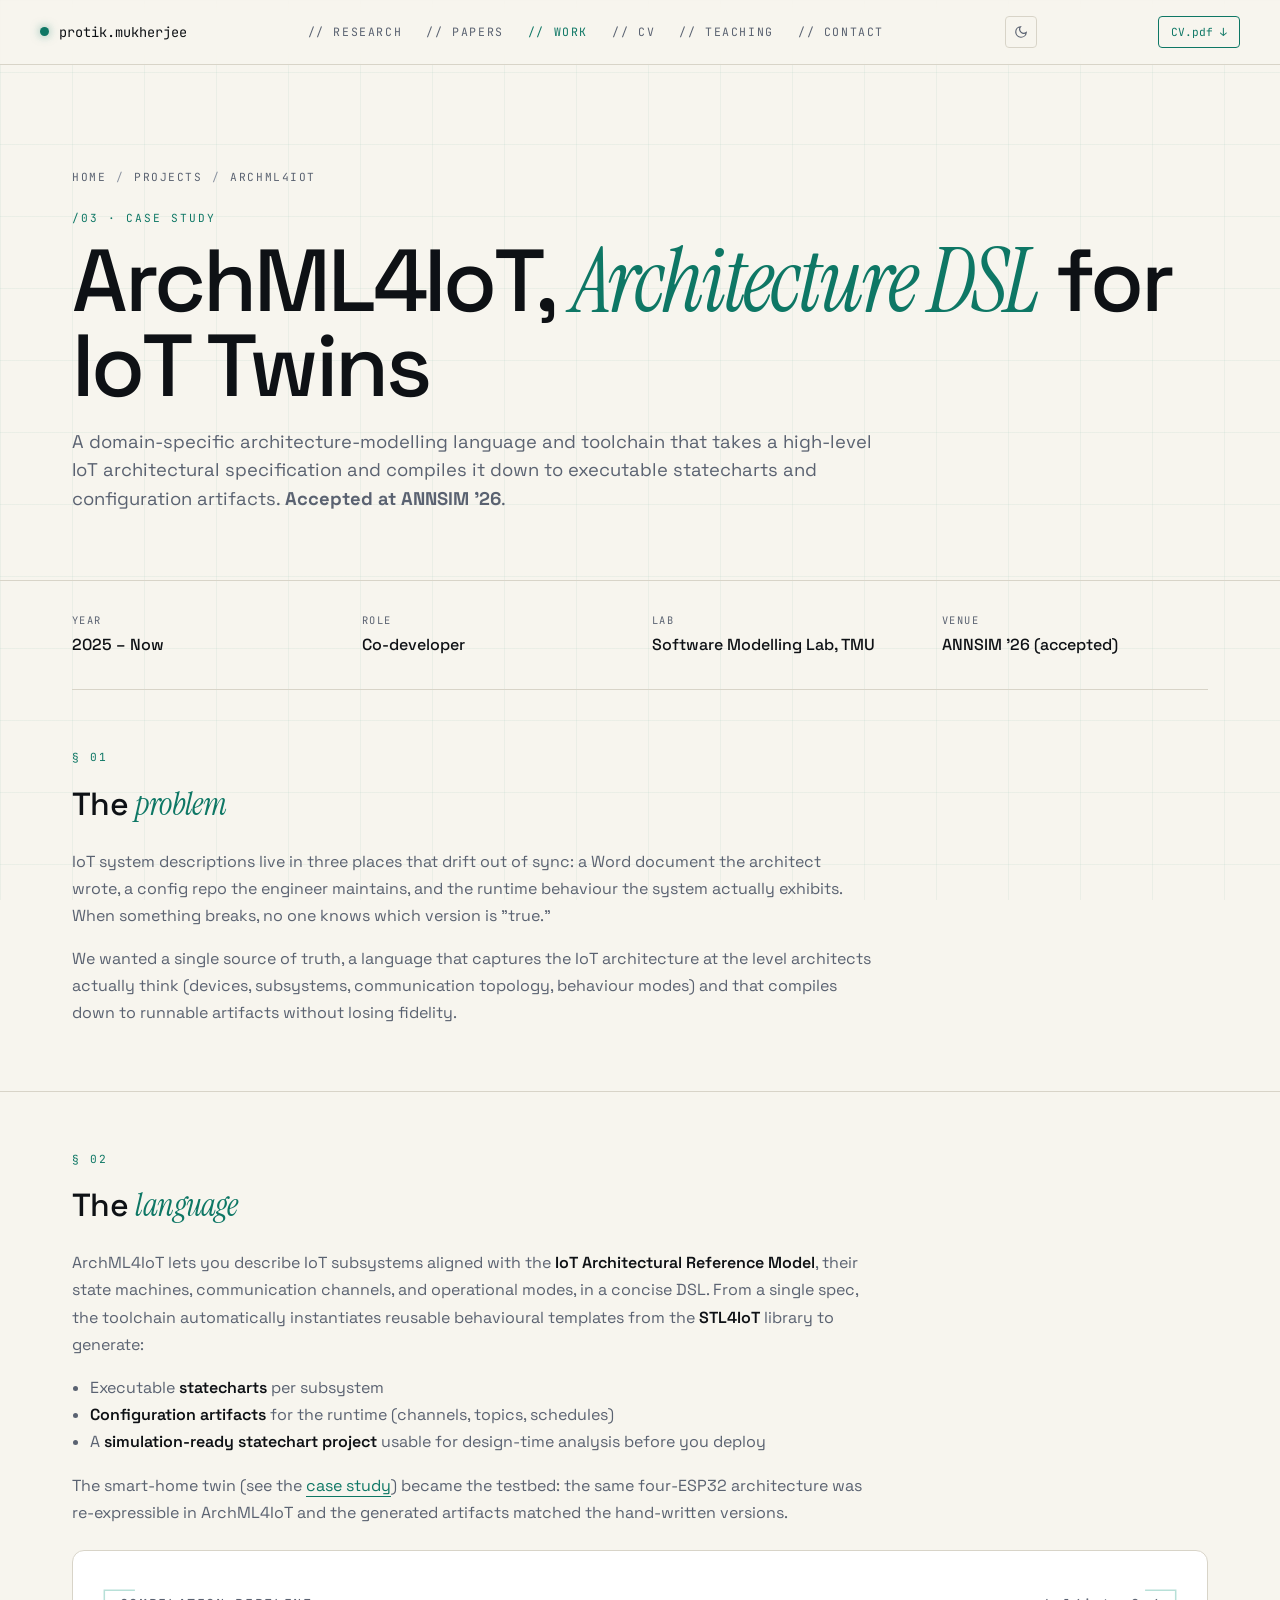
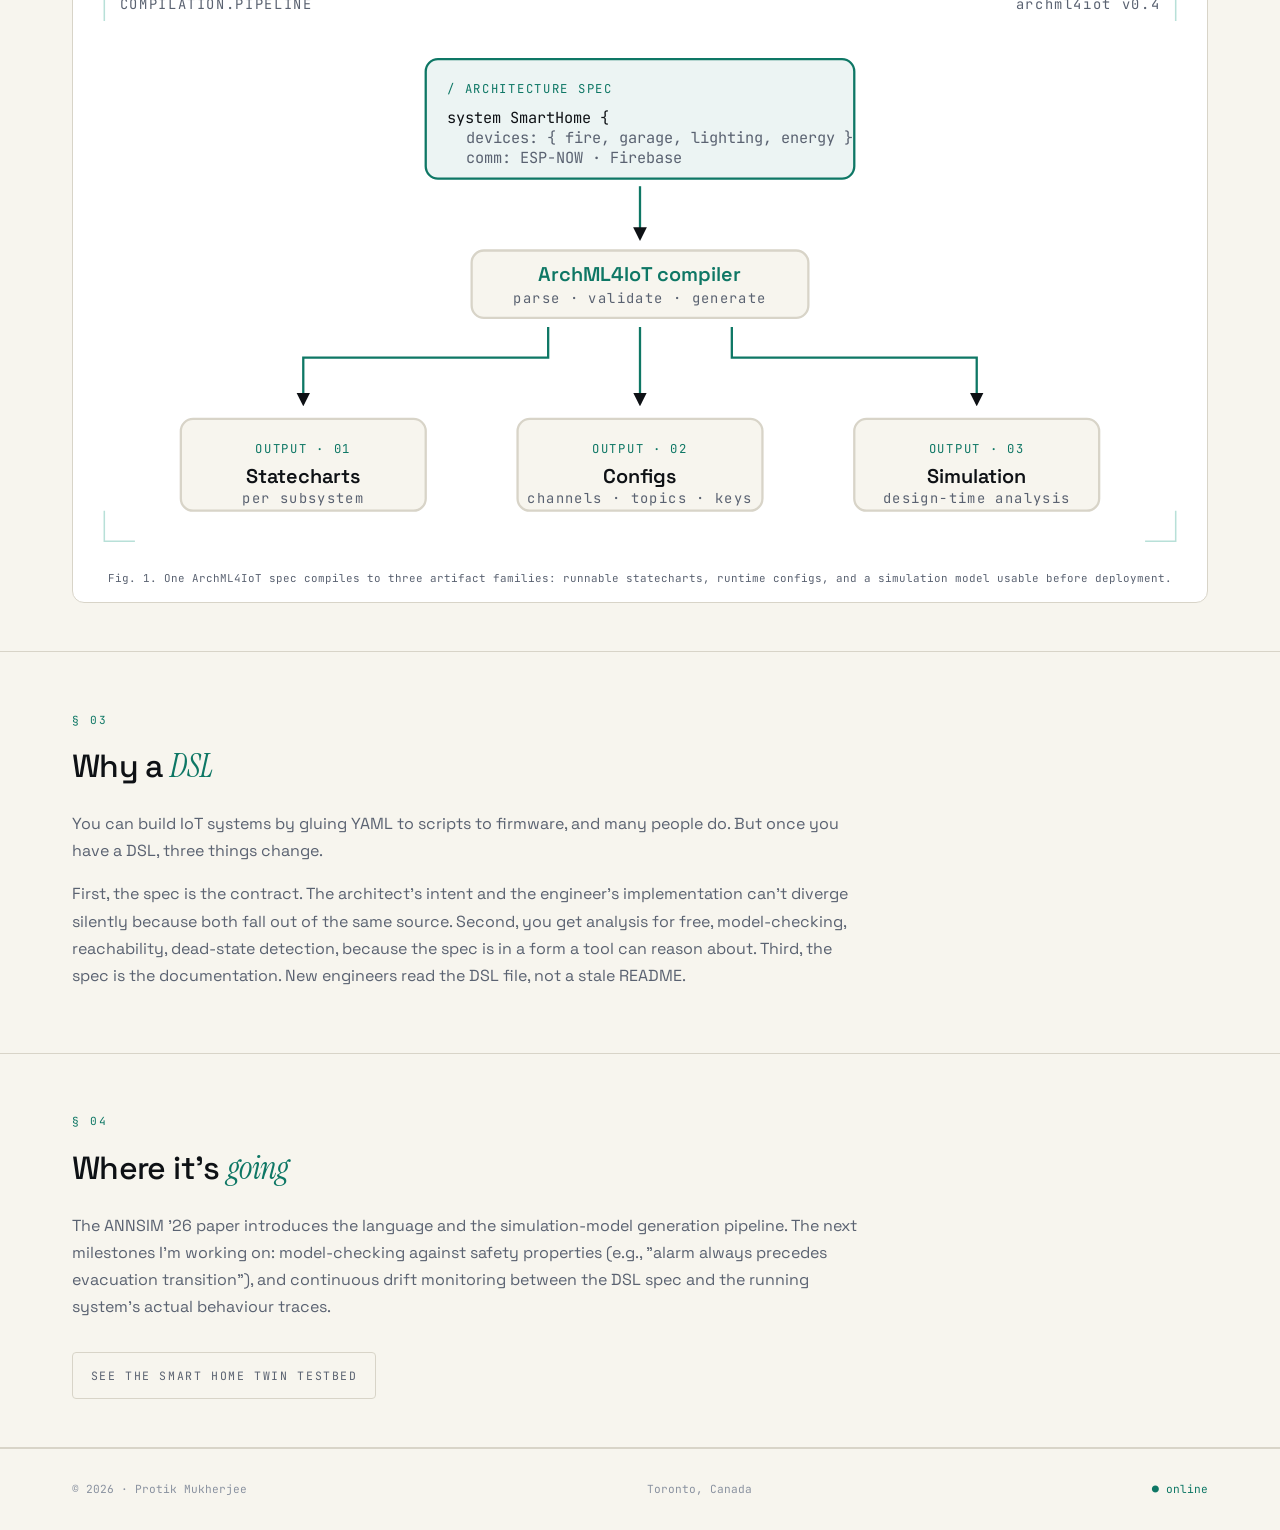
<file: projects/archml4iot.html>
<!DOCTYPE html>
<html lang="en">
<head>
<meta charset="UTF-8">
<meta name="viewport" content="width=device-width, initial-scale=1.0">
<title>ArchML4IoT · Protik Mukherjee</title>
<meta name="description" content="Case study: ArchML4IoT, a domain-specific architecture-modelling language for IoT systems. Accepted at ANNSIM 2026.">
<link rel="preconnect" href="https://fonts.googleapis.com">
<link rel="preconnect" href="https://fonts.gstatic.com" crossorigin>
<link href="https://fonts.googleapis.com/css2?family=Instrument+Serif:ital@0;1&family=JetBrains+Mono:wght@300;400;500;700&family=Space+Grotesk:wght@300;400;500;600;700&display=swap" rel="stylesheet">
<link rel="stylesheet" href="../style.css">
<script>(function(){var t=localStorage.getItem("pm-theme");if(t==="dark"||(!t&&window.matchMedia&&window.matchMedia("(prefers-color-scheme: dark)").matches))document.documentElement.setAttribute("data-theme","dark");else document.documentElement.setAttribute("data-theme","light");})();</script>
</head>
<body>

<header class="nav">
  <div class="nav-inner">
    <a href="../index.html" class="brand"><span class="brand-dot"></span><span>protik.mukherjee</span></a>
    <nav class="nav-links">
      <a href="../research.html">// Research</a>
      <a href="../publications.html">// Papers</a>
      <a href="../projects.html" class="active">// Work</a>
      <a href="../cv.html">// CV</a>
      <a href="../teaching.html">// Teaching</a>
      <a href="../contact.html">// Contact</a>
    </nav>
    <button class="theme-toggle" data-theme-toggle aria-label="Toggle theme"><svg class="icon-moon" viewBox="0 0 24 24" fill="none" stroke="currentColor" stroke-width="2"><path d="M21 12.79A9 9 0 1 1 11.21 3 7 7 0 0 0 21 12.79z"/></svg><svg class="icon-sun" viewBox="0 0 24 24" fill="none" stroke="currentColor" stroke-width="2"><circle cx="12" cy="12" r="4"/><path d="M12 2v2M12 20v2M4.93 4.93l1.41 1.41M17.66 17.66l1.41 1.41M2 12h2M20 12h2M4.93 19.07l1.41-1.41M17.66 6.34l1.41-1.41"/></svg></button>
    <a href="../Protik_Mukherjee_CV.pdf" class="nav-cv">CV.pdf ↓</a>
    <div class="menu-toggle"><button>≡</button></div>
  </div>
</header>

<main>

<section class="page-head">
  <div class="wrap">
    <div class="crumbs"><a href="../index.html">home</a><span class="sep">/</span><a href="../projects.html">projects</a><span class="sep">/</span>archml4iot</div>
    <p class="label" style="margin-top:1.5rem">/03 · Case study</p>
    <h1>ArchML4IoT, <em>Architecture DSL</em> for IoT Twins</h1>
    <p class="lede">A domain-specific architecture-modelling language and toolchain that takes a high-level IoT architectural specification and compiles it down to executable statecharts and configuration artifacts. <strong>Accepted at ANNSIM '26</strong>.</p>
  </div>
</section>

<section class="wrap">
  <div class="case-meta">
    <div><div class="k">Year</div><div class="v">2025 – Now</div></div>
    <div><div class="k">Role</div><div class="v">Co-developer</div></div>
    <div><div class="k">Lab</div><div class="v">Software Modelling Lab, TMU</div></div>
    <div><div class="k">Venue</div><div class="v">ANNSIM '26 (accepted)</div></div>
  </div>
</section>

<section class="case-section">
  <div class="wrap">
    <p class="label" style="margin-bottom:0.85rem">§ 01</p>
    <h2>The <em>problem</em></h2>
    <div class="prose text-muted">
      <p>IoT system descriptions live in three places that drift out of sync: a Word document the architect wrote, a config repo the engineer maintains, and the runtime behaviour the system actually exhibits. When something breaks, no one knows which version is "true."</p>
      <p>We wanted a single source of truth, a language that captures the IoT architecture at the level architects actually think (devices, subsystems, communication topology, behaviour modes) and that compiles down to runnable artifacts without losing fidelity.</p>
    </div>
  </div>
</section>

<section class="case-section">
  <div class="wrap">
    <p class="label" style="margin-bottom:0.85rem">§ 02</p>
    <h2>The <em>language</em></h2>
    <div class="prose text-muted">
      <p>ArchML4IoT lets you describe IoT subsystems aligned with the <strong style="color:var(--ink)">IoT Architectural Reference Model</strong>, their state machines, communication channels, and operational modes, in a concise DSL. From a single spec, the toolchain automatically instantiates reusable behavioural templates from the <strong style="color:var(--ink)">STL4IoT</strong> library to generate:</p>
      <ul>
        <li>Executable <strong style="color:var(--ink)">statecharts</strong> per subsystem</li>
        <li><strong style="color:var(--ink)">Configuration artifacts</strong> for the runtime (channels, topics, schedules)</li>
        <li>A <strong style="color:var(--ink)">simulation-ready statechart project</strong> usable for design-time analysis before you deploy</li>
      </ul>
      <p>The smart-home twin (see the <a href="smart-home-twin.html" style="color:var(--accent);border-bottom:1px solid currentColor">case study</a>) became the testbed: the same four-ESP32 architecture was re-expressible in ArchML4IoT and the generated artifacts matched the hand-written versions.</p>
    </div>

    <!-- Compilation pipeline diagram -->
    <figure class="diagram" style="margin-top:1.5rem">
      <svg viewBox="0 0 720 380" xmlns="http://www.w3.org/2000/svg" role="img" aria-label="ArchML4IoT compilation pipeline">
        <defs>
          <marker id="arrowhead" viewBox="0 0 10 10" refX="8" refY="5" markerWidth="6" markerHeight="6" orient="auto-start-reverse">
            <path d="M 0 0 L 10 5 L 0 10 z" fill="currentColor"/>
          </marker>
        </defs>

        <!-- Corner brackets + labels -->
        <g class="diag-brackets">
          <path d="M 10 30 L 10 10 L 30 10"/>
          <path d="M 690 10 L 710 10 L 710 30"/>
          <path d="M 10 350 L 10 370 L 30 370"/>
          <path d="M 690 370 L 710 370 L 710 350"/>
        </g>
        <text x="20" y="22" class="diag-label">COMPILATION.PIPELINE</text>
        <text x="700" y="22" class="diag-label" text-anchor="end">archml4iot v0.4</text>

        <!-- DSL Spec (top) -->
        <g transform="translate(220,55)">
          <rect width="280" height="78" rx="8" class="diag-box-accent"/>
          <text x="14" y="22" class="diag-text-tag">/ ARCHITECTURE SPEC</text>
          <text x="14" y="42" font-family="JetBrains Mono" font-size="10" fill="var(--ink)">system SmartHome {</text>
          <text x="26" y="55" font-family="JetBrains Mono" font-size="10" fill="var(--muted)">devices: { fire, garage, lighting, energy }</text>
          <text x="26" y="68" font-family="JetBrains Mono" font-size="10" fill="var(--muted)">comm: ESP-NOW · Firebase</text>
        </g>

        <!-- Arrow down to compiler -->
        <g style="color: var(--accent)">
          <line x1="360" y1="138" x2="360" y2="172" class="diag-arrow"/>
        </g>

        <!-- Compiler -->
        <g transform="translate(250,180)">
          <rect width="220" height="44" rx="8" class="diag-box"/>
          <text x="110" y="20" class="diag-text-h accent" text-anchor="middle">ArchML4IoT compiler</text>
          <text x="110" y="34" class="diag-text-sm" text-anchor="middle">parse · validate · generate</text>
        </g>

        <!-- 3 arrows down to outputs -->
        <g style="color: var(--accent)">
          <path d="M 300 230 L 300 250 L 140 250 L 140 280" class="diag-arrow"/>
          <line x1="360" y1="230" x2="360" y2="280" class="diag-arrow"/>
          <path d="M 420 230 L 420 250 L 580 250 L 580 280" class="diag-arrow"/>
        </g>

        <!-- 3 outputs -->
        <g transform="translate(60,290)">
          <rect width="160" height="60" rx="8" class="diag-box"/>
          <text x="80" y="22" class="diag-text-tag" text-anchor="middle">OUTPUT · 01</text>
          <text x="80" y="42" class="diag-text-h" text-anchor="middle">Statecharts</text>
          <text x="80" y="55" class="diag-text-sm" text-anchor="middle">per subsystem</text>
        </g>
        <g transform="translate(280,290)">
          <rect width="160" height="60" rx="8" class="diag-box"/>
          <text x="80" y="22" class="diag-text-tag" text-anchor="middle">OUTPUT · 02</text>
          <text x="80" y="42" class="diag-text-h" text-anchor="middle">Configs</text>
          <text x="80" y="55" class="diag-text-sm" text-anchor="middle">channels · topics · keys</text>
        </g>
        <g transform="translate(500,290)">
          <rect width="160" height="60" rx="8" class="diag-box"/>
          <text x="80" y="22" class="diag-text-tag" text-anchor="middle">OUTPUT · 03</text>
          <text x="80" y="42" class="diag-text-h" text-anchor="middle">Simulation</text>
          <text x="80" y="55" class="diag-text-sm" text-anchor="middle">design-time analysis</text>
        </g>
      </svg>
      <figcaption class="diagram-caption">Fig. 1. One ArchML4IoT spec compiles to three artifact families: runnable statecharts, runtime configs, and a simulation model usable before deployment.</figcaption>
    </figure>
  </div>
</section>

<section class="case-section">
  <div class="wrap">
    <p class="label" style="margin-bottom:0.85rem">§ 03</p>
    <h2>Why a <em>DSL</em></h2>
    <div class="prose text-muted">
      <p>You can build IoT systems by gluing YAML to scripts to firmware, and many people do. But once you have a DSL, three things change.</p>
      <p>First, the spec is the contract. The architect's intent and the engineer's implementation can't diverge silently because both fall out of the same source. Second, you get analysis for free, model-checking, reachability, dead-state detection, because the spec is in a form a tool can reason about. Third, the spec is the documentation. New engineers read the DSL file, not a stale README.</p>
    </div>
  </div>
</section>

<section class="case-section">
  <div class="wrap">
    <p class="label" style="margin-bottom:0.85rem">§ 04</p>
    <h2>Where it's <em>going</em></h2>
    <div class="prose text-muted">
      <p>The ANNSIM '26 paper introduces the language and the simulation-model generation pipeline. The next milestones I'm working on: model-checking against safety properties (e.g., "alarm always precedes evacuation transition"), and continuous drift monitoring between the DSL spec and the running system's actual behaviour traces.</p>
    </div>
    <div style="margin-top:2rem;display:flex;gap:0.85rem;flex-wrap:wrap">
      <a href="smart-home-twin.html" class="btn-ghost" style="border:1px solid var(--line);padding:0.85rem 1.1rem;border-radius:4px">See the Smart Home Twin testbed</a>
    </div>
  </div>
</section>

</main>

<footer class="foot">
  <div class="wrap foot-inner">
    <span>© 2026 · Protik Mukherjee</span>
    <span>Toronto, Canada</span>
    <span class="ok">● online</span>
  </div>
</footer>

<script src="../script.js"></script>
</body>
</html>
</file>
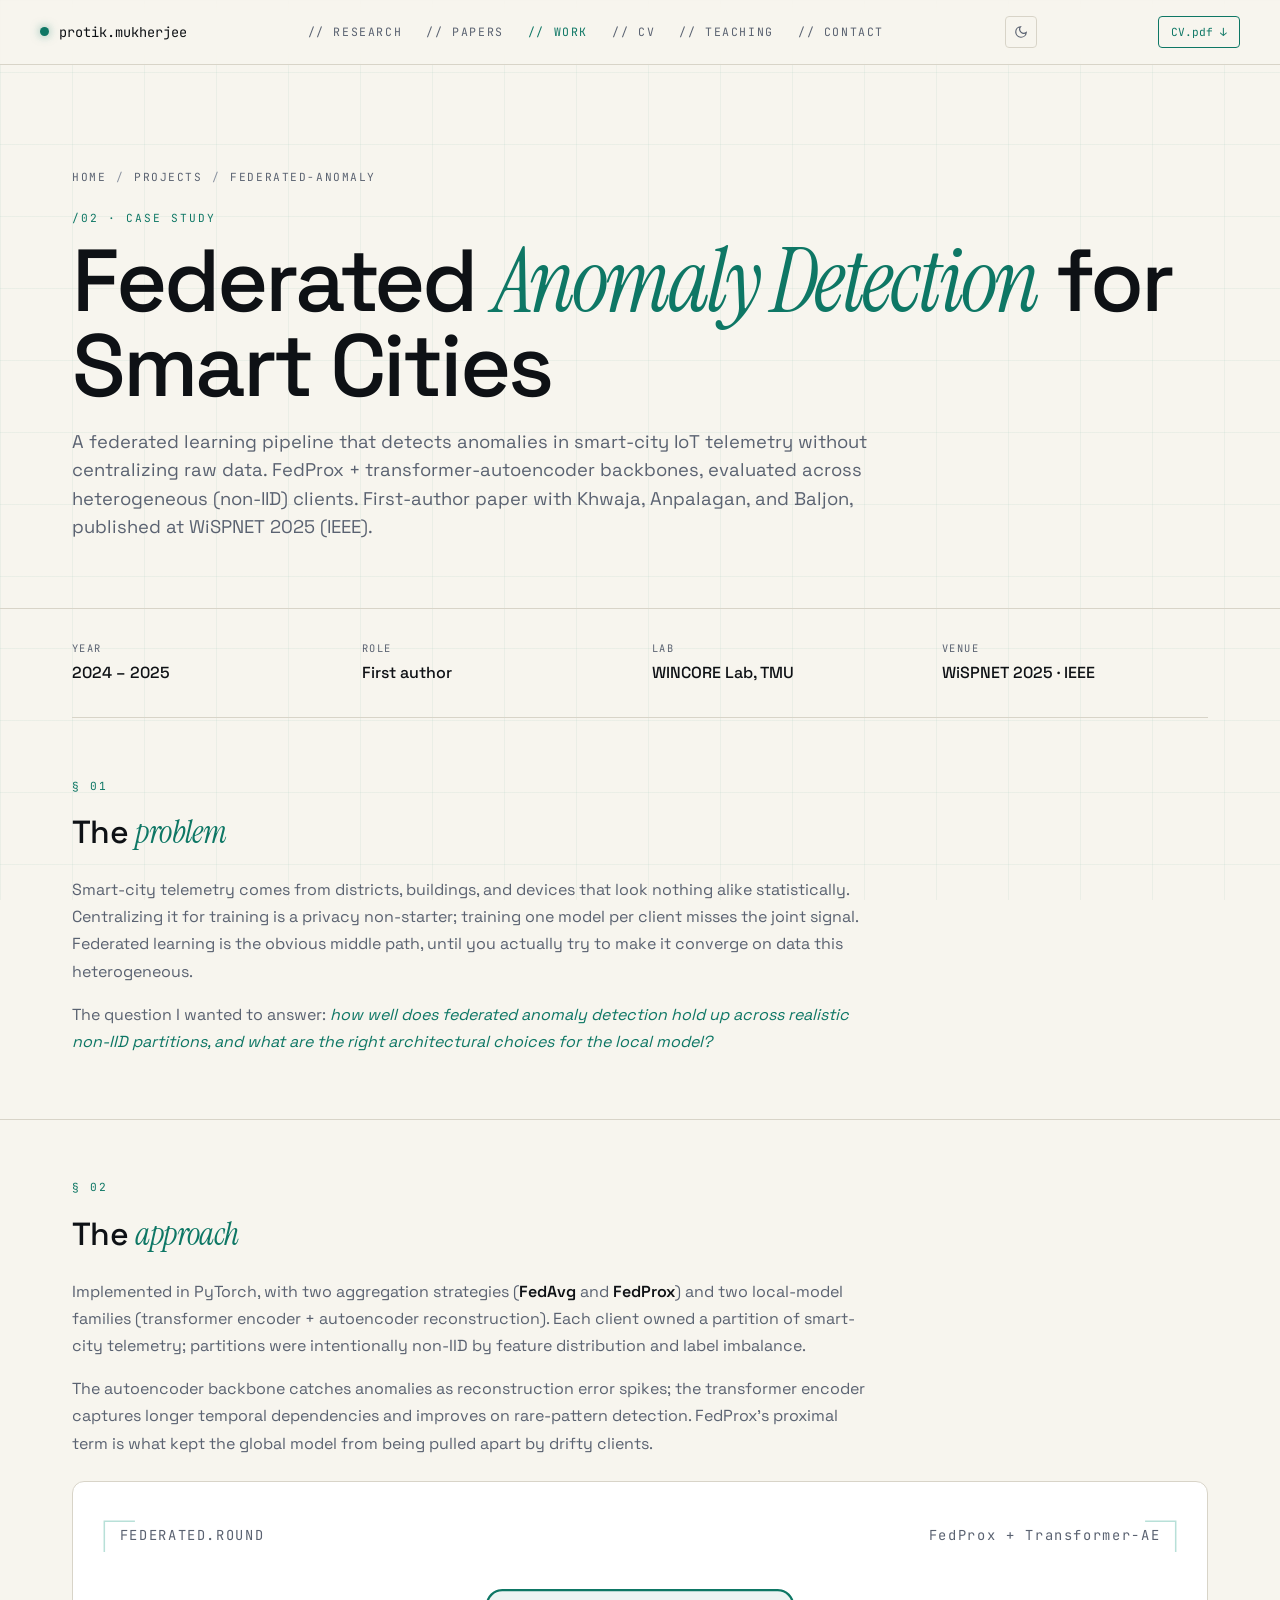
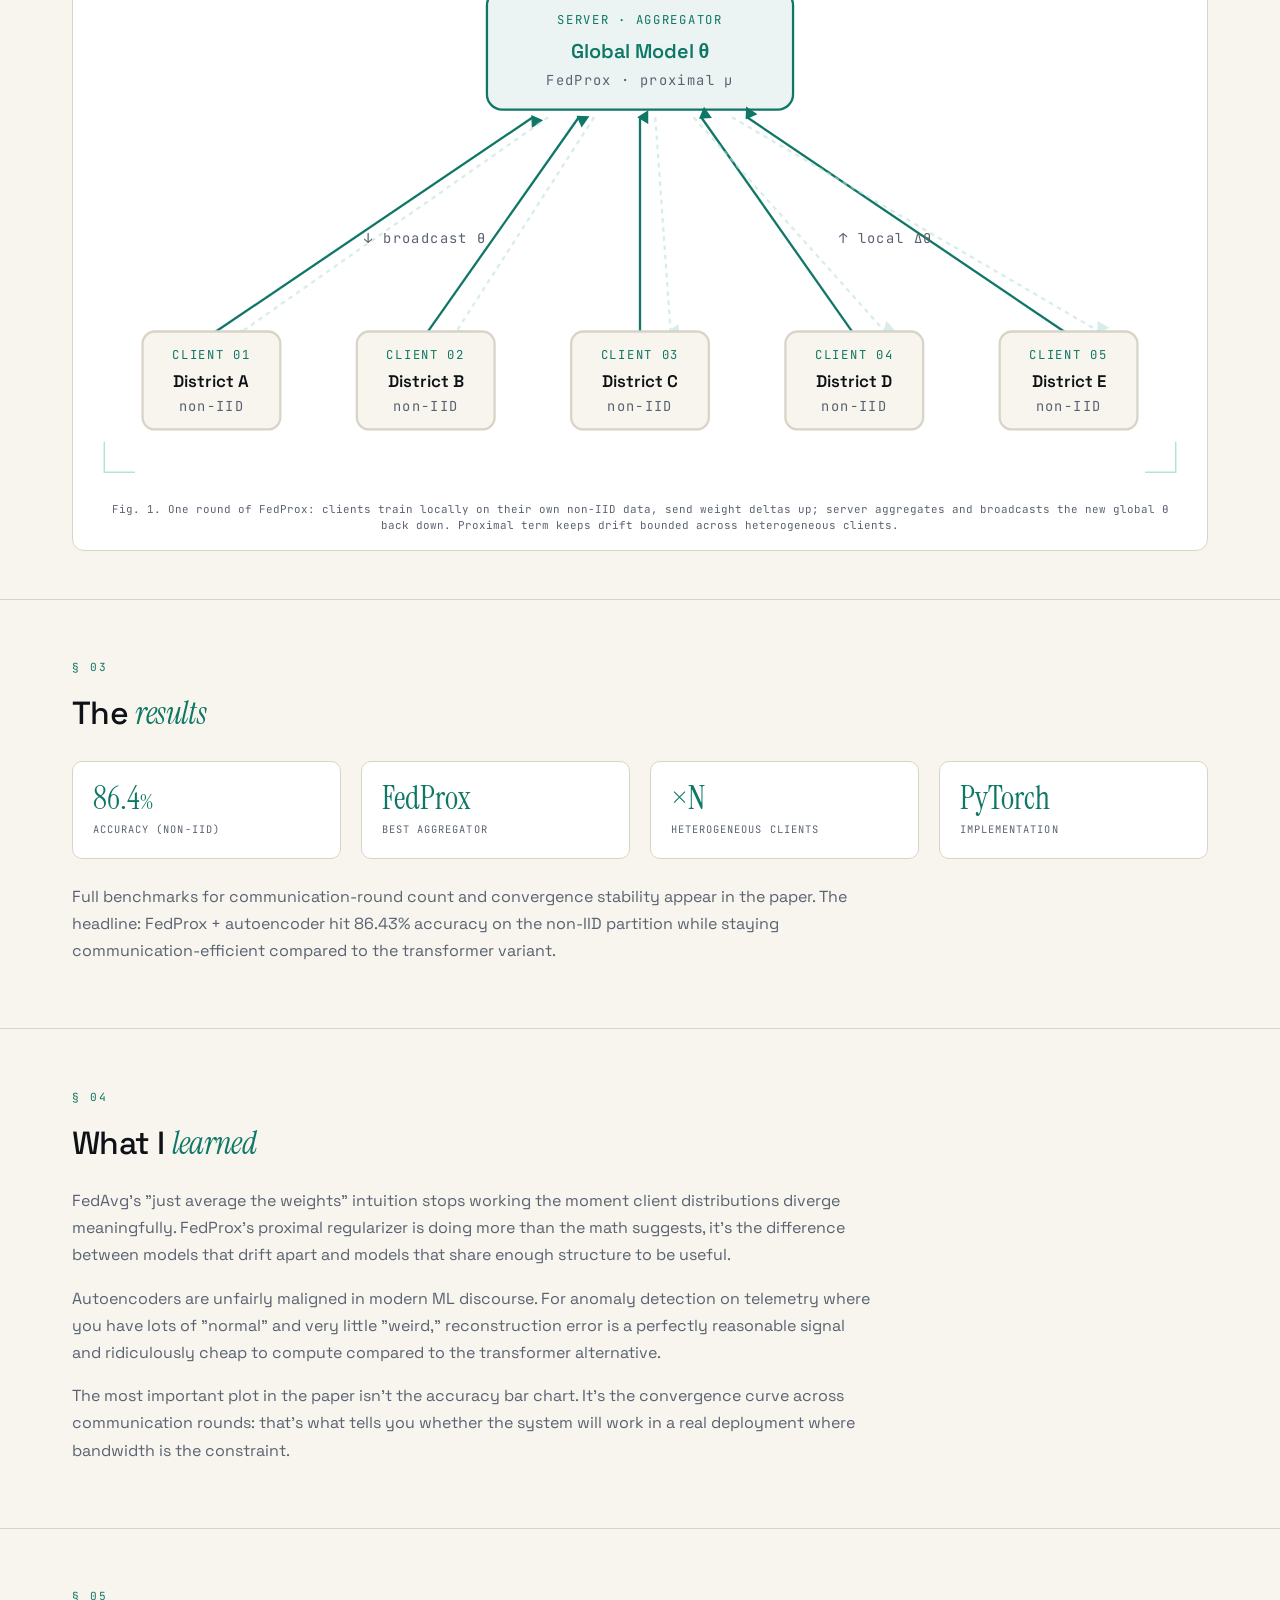
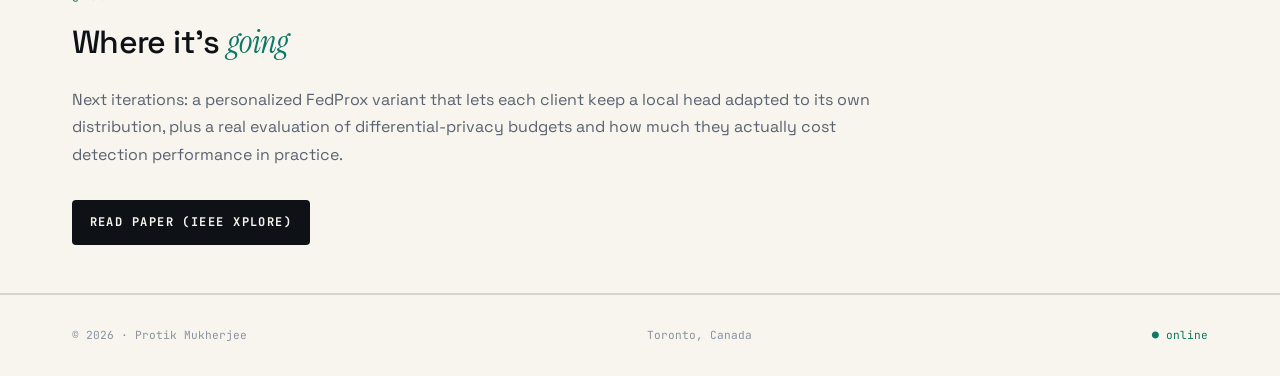
<file: projects/federated-anomaly.html>
<!DOCTYPE html>
<html lang="en">
<head>
<meta charset="UTF-8">
<meta name="viewport" content="width=device-width, initial-scale=1.0">
<title>Federated Anomaly Detection · Protik Mukherjee</title>
<meta name="description" content="Case study: federated learning for IoT anomaly detection in smart cities. FedProx + transformer-autoencoder, 86.4% on non-IID data.">
<link rel="preconnect" href="https://fonts.googleapis.com">
<link rel="preconnect" href="https://fonts.gstatic.com" crossorigin>
<link href="https://fonts.googleapis.com/css2?family=Instrument+Serif:ital@0;1&family=JetBrains+Mono:wght@300;400;500;700&family=Space+Grotesk:wght@300;400;500;600;700&display=swap" rel="stylesheet">
<link rel="stylesheet" href="../style.css">
<script>(function(){var t=localStorage.getItem("pm-theme");if(t==="dark"||(!t&&window.matchMedia&&window.matchMedia("(prefers-color-scheme: dark)").matches))document.documentElement.setAttribute("data-theme","dark");else document.documentElement.setAttribute("data-theme","light");})();</script>
</head>
<body>

<header class="nav">
  <div class="nav-inner">
    <a href="../index.html" class="brand"><span class="brand-dot"></span><span>protik.mukherjee</span></a>
    <nav class="nav-links">
      <a href="../research.html">// Research</a>
      <a href="../publications.html">// Papers</a>
      <a href="../projects.html" class="active">// Work</a>
      <a href="../cv.html">// CV</a>
      <a href="../teaching.html">// Teaching</a>
      <a href="../contact.html">// Contact</a>
    </nav>
    <button class="theme-toggle" data-theme-toggle aria-label="Toggle theme"><svg class="icon-moon" viewBox="0 0 24 24" fill="none" stroke="currentColor" stroke-width="2"><path d="M21 12.79A9 9 0 1 1 11.21 3 7 7 0 0 0 21 12.79z"/></svg><svg class="icon-sun" viewBox="0 0 24 24" fill="none" stroke="currentColor" stroke-width="2"><circle cx="12" cy="12" r="4"/><path d="M12 2v2M12 20v2M4.93 4.93l1.41 1.41M17.66 17.66l1.41 1.41M2 12h2M20 12h2M4.93 19.07l1.41-1.41M17.66 6.34l1.41-1.41"/></svg></button>
    <a href="../Protik_Mukherjee_CV.pdf" class="nav-cv">CV.pdf ↓</a>
    <div class="menu-toggle"><button>≡</button></div>
  </div>
</header>

<main>

<section class="page-head">
  <div class="wrap">
    <div class="crumbs"><a href="../index.html">home</a><span class="sep">/</span><a href="../projects.html">projects</a><span class="sep">/</span>federated-anomaly</div>
    <p class="label" style="margin-top:1.5rem">/02 · Case study</p>
    <h1>Federated <em>Anomaly Detection</em> for Smart Cities</h1>
    <p class="lede">A federated learning pipeline that detects anomalies in smart-city IoT telemetry without centralizing raw data. FedProx + transformer-autoencoder backbones, evaluated across heterogeneous (non-IID) clients. First-author paper with Khwaja, Anpalagan, and Baljon, published at WiSPNET 2025 (IEEE).</p>
  </div>
</section>

<section class="wrap">
  <div class="case-meta">
    <div><div class="k">Year</div><div class="v">2024 – 2025</div></div>
    <div><div class="k">Role</div><div class="v">First author</div></div>
    <div><div class="k">Lab</div><div class="v">WINCORE Lab, TMU</div></div>
    <div><div class="k">Venue</div><div class="v">WiSPNET 2025 · IEEE</div></div>
  </div>
</section>

<section class="case-section">
  <div class="wrap">
    <p class="label" style="margin-bottom:0.85rem">§ 01</p>
    <h2>The <em>problem</em></h2>
    <div class="prose text-muted">
      <p>Smart-city telemetry comes from districts, buildings, and devices that look nothing alike statistically. Centralizing it for training is a privacy non-starter; training one model per client misses the joint signal. Federated learning is the obvious middle path, until you actually try to make it converge on data this heterogeneous.</p>
      <p>The question I wanted to answer: <em>how well does federated anomaly detection hold up across realistic non-IID partitions, and what are the right architectural choices for the local model?</em></p>
    </div>
  </div>
</section>

<section class="case-section">
  <div class="wrap">
    <p class="label" style="margin-bottom:0.85rem">§ 02</p>
    <h2>The <em>approach</em></h2>
    <div class="prose text-muted">
      <p>Implemented in PyTorch, with two aggregation strategies (<strong style="color:var(--ink)">FedAvg</strong> and <strong style="color:var(--ink)">FedProx</strong>) and two local-model families (transformer encoder + autoencoder reconstruction). Each client owned a partition of smart-city telemetry; partitions were intentionally non-IID by feature distribution and label imbalance.</p>
      <p>The autoencoder backbone catches anomalies as reconstruction error spikes; the transformer encoder captures longer temporal dependencies and improves on rare-pattern detection. FedProx's proximal term is what kept the global model from being pulled apart by drifty clients.</p>
    </div>

    <!-- Federated learning round diagram -->
    <figure class="diagram" style="margin-top:1.5rem">
      <svg viewBox="0 0 720 380" xmlns="http://www.w3.org/2000/svg" role="img" aria-label="Federated learning round">
        <defs>
          <marker id="arrowup" viewBox="0 0 10 10" refX="5" refY="2" markerWidth="6" markerHeight="6" orient="auto">
            <path d="M 0 8 L 5 0 L 10 8 z" fill="var(--accent)"/>
          </marker>
          <marker id="arrowdn" viewBox="0 0 10 10" refX="5" refY="8" markerWidth="6" markerHeight="6" orient="auto">
            <path d="M 0 2 L 5 10 L 10 2 z" fill="var(--accent-2)"/>
          </marker>
        </defs>

        <g class="diag-brackets">
          <path d="M 10 30 L 10 10 L 30 10"/>
          <path d="M 690 10 L 710 10 L 710 30"/>
          <path d="M 10 350 L 10 370 L 30 370"/>
          <path d="M 690 370 L 710 370 L 710 350"/>
        </g>
        <text x="20" y="22" class="diag-label">FEDERATED.ROUND</text>
        <text x="700" y="22" class="diag-label" text-anchor="end">FedProx + Transformer-AE</text>

        <!-- Global server (top) -->
        <g transform="translate(260,55)">
          <rect width="200" height="78" rx="10" class="diag-box-accent"/>
          <text x="100" y="22" class="diag-text-tag" text-anchor="middle">SERVER · AGGREGATOR</text>
          <text x="100" y="44" class="diag-text-h accent" text-anchor="middle">Global Model θ</text>
          <text x="100" y="62" class="diag-text-sm" text-anchor="middle">FedProx · proximal μ</text>
        </g>

        <!-- Arrows: clients up to server (model updates) -->
        <g stroke-width="1.5" fill="none">
          <line x1="80"  y1="280" x2="290" y2="138" stroke="var(--accent)"  marker-end="url(#arrowup)"/>
          <line x1="220" y1="280" x2="320" y2="138" stroke="var(--accent)"  marker-end="url(#arrowup)"/>
          <line x1="360" y1="280" x2="360" y2="138" stroke="var(--accent)"  marker-end="url(#arrowup)"/>
          <line x1="500" y1="280" x2="400" y2="138" stroke="var(--accent)"  marker-end="url(#arrowup)"/>
          <line x1="640" y1="280" x2="430" y2="138" stroke="var(--accent)"  marker-end="url(#arrowup)"/>
        </g>
        <!-- Arrows: server down to clients (broadcast) -->
        <g stroke-width="1.5" fill="none" opacity="0.55">
          <line x1="300" y1="138" x2="100" y2="278" stroke="var(--accent-2)" marker-end="url(#arrowdn)" stroke-dasharray="3 3"/>
          <line x1="330" y1="138" x2="240" y2="278" stroke="var(--accent-2)" marker-end="url(#arrowdn)" stroke-dasharray="3 3"/>
          <line x1="370" y1="138" x2="380" y2="278" stroke="var(--accent-2)" marker-end="url(#arrowdn)" stroke-dasharray="3 3"/>
          <line x1="395" y1="138" x2="520" y2="278" stroke="var(--accent-2)" marker-end="url(#arrowdn)" stroke-dasharray="3 3"/>
          <line x1="420" y1="138" x2="660" y2="278" stroke="var(--accent-2)" marker-end="url(#arrowdn)" stroke-dasharray="3 3"/>
        </g>

        <!-- Labels for the up/down flows -->
        <text x="490" y="220" class="diag-text-sm" fill="var(--accent)">↑ local Δθ</text>
        <text x="180" y="220" class="diag-text-sm" fill="var(--accent-2)">↓ broadcast θ</text>

        <!-- 5 clients (bottom row) -->
        <g transform="translate(35,278)">
          <rect width="90" height="64" rx="8" class="diag-box"/>
          <text x="45" y="18" class="diag-text-tag" text-anchor="middle">CLIENT 01</text>
          <text x="45" y="36" class="diag-text-h" text-anchor="middle" style="font-size:11px">District A</text>
          <text x="45" y="52" class="diag-text-sm" text-anchor="middle">non-IID</text>
        </g>
        <g transform="translate(175,278)">
          <rect width="90" height="64" rx="8" class="diag-box"/>
          <text x="45" y="18" class="diag-text-tag" text-anchor="middle">CLIENT 02</text>
          <text x="45" y="36" class="diag-text-h" text-anchor="middle" style="font-size:11px">District B</text>
          <text x="45" y="52" class="diag-text-sm" text-anchor="middle">non-IID</text>
        </g>
        <g transform="translate(315,278)">
          <rect width="90" height="64" rx="8" class="diag-box"/>
          <text x="45" y="18" class="diag-text-tag" text-anchor="middle">CLIENT 03</text>
          <text x="45" y="36" class="diag-text-h" text-anchor="middle" style="font-size:11px">District C</text>
          <text x="45" y="52" class="diag-text-sm" text-anchor="middle">non-IID</text>
        </g>
        <g transform="translate(455,278)">
          <rect width="90" height="64" rx="8" class="diag-box"/>
          <text x="45" y="18" class="diag-text-tag" text-anchor="middle">CLIENT 04</text>
          <text x="45" y="36" class="diag-text-h" text-anchor="middle" style="font-size:11px">District D</text>
          <text x="45" y="52" class="diag-text-sm" text-anchor="middle">non-IID</text>
        </g>
        <g transform="translate(595,278)">
          <rect width="90" height="64" rx="8" class="diag-box"/>
          <text x="45" y="18" class="diag-text-tag" text-anchor="middle">CLIENT 05</text>
          <text x="45" y="36" class="diag-text-h" text-anchor="middle" style="font-size:11px">District E</text>
          <text x="45" y="52" class="diag-text-sm" text-anchor="middle">non-IID</text>
        </g>
      </svg>
      <figcaption class="diagram-caption">Fig. 1. One round of FedProx: clients train locally on their own non-IID data, send weight deltas up; server aggregates and broadcasts the new global θ back down. Proximal term keeps drift bounded across heterogeneous clients.</figcaption>
    </figure>
  </div>
</section>

<section class="case-section">
  <div class="wrap">
    <p class="label" style="margin-bottom:0.85rem">§ 03</p>
    <h2>The <em>results</em></h2>
    <div class="metrics">
      <div class="metric"><div class="n">86.4<span style="font-size:1.4rem">%</span></div><div class="l">Accuracy (non-IID)</div></div>
      <div class="metric"><div class="n">FedProx</div><div class="l">Best aggregator</div></div>
      <div class="metric"><div class="n">×N</div><div class="l">Heterogeneous clients</div></div>
      <div class="metric"><div class="n">PyTorch</div><div class="l">Implementation</div></div>
    </div>
    <div class="prose text-muted" style="margin-top:1.5rem">
      <p>Full benchmarks for communication-round count and convergence stability appear in the paper. The headline: FedProx + autoencoder hit 86.43% accuracy on the non-IID partition while staying communication-efficient compared to the transformer variant.</p>
    </div>
  </div>
</section>

<section class="case-section">
  <div class="wrap">
    <p class="label" style="margin-bottom:0.85rem">§ 04</p>
    <h2>What I <em>learned</em></h2>
    <div class="prose text-muted">
      <p>FedAvg's "just average the weights" intuition stops working the moment client distributions diverge meaningfully. FedProx's proximal regularizer is doing more than the math suggests, it's the difference between models that drift apart and models that share enough structure to be useful.</p>
      <p>Autoencoders are unfairly maligned in modern ML discourse. For anomaly detection on telemetry where you have lots of "normal" and very little "weird," reconstruction error is a perfectly reasonable signal and ridiculously cheap to compute compared to the transformer alternative.</p>
      <p>The most important plot in the paper isn't the accuracy bar chart. It's the convergence curve across communication rounds: that's what tells you whether the system will work in a real deployment where bandwidth is the constraint.</p>
    </div>
  </div>
</section>

<section class="case-section">
  <div class="wrap">
    <p class="label" style="margin-bottom:0.85rem">§ 05</p>
    <h2>Where it's <em>going</em></h2>
    <div class="prose text-muted">
      <p>Next iterations: a personalized FedProx variant that lets each client keep a local head adapted to its own distribution, plus a real evaluation of differential-privacy budgets and how much they actually cost detection performance in practice.</p>
    </div>
    <div style="margin-top:2rem;display:flex;gap:0.85rem;flex-wrap:wrap">
      <a href="https://doi.org/10.1109/WiSPNET64060.2025.11004967" target="_blank" rel="noopener" class="btn-primary">Read paper (IEEE Xplore)</a>
    </div>
  </div>
</section>

</main>

<footer class="foot">
  <div class="wrap foot-inner">
    <span>© 2026 · Protik Mukherjee</span>
    <span>Toronto, Canada</span>
    <span class="ok">● online</span>
  </div>
</footer>

<script src="../script.js"></script>
</body>
</html>
</file>
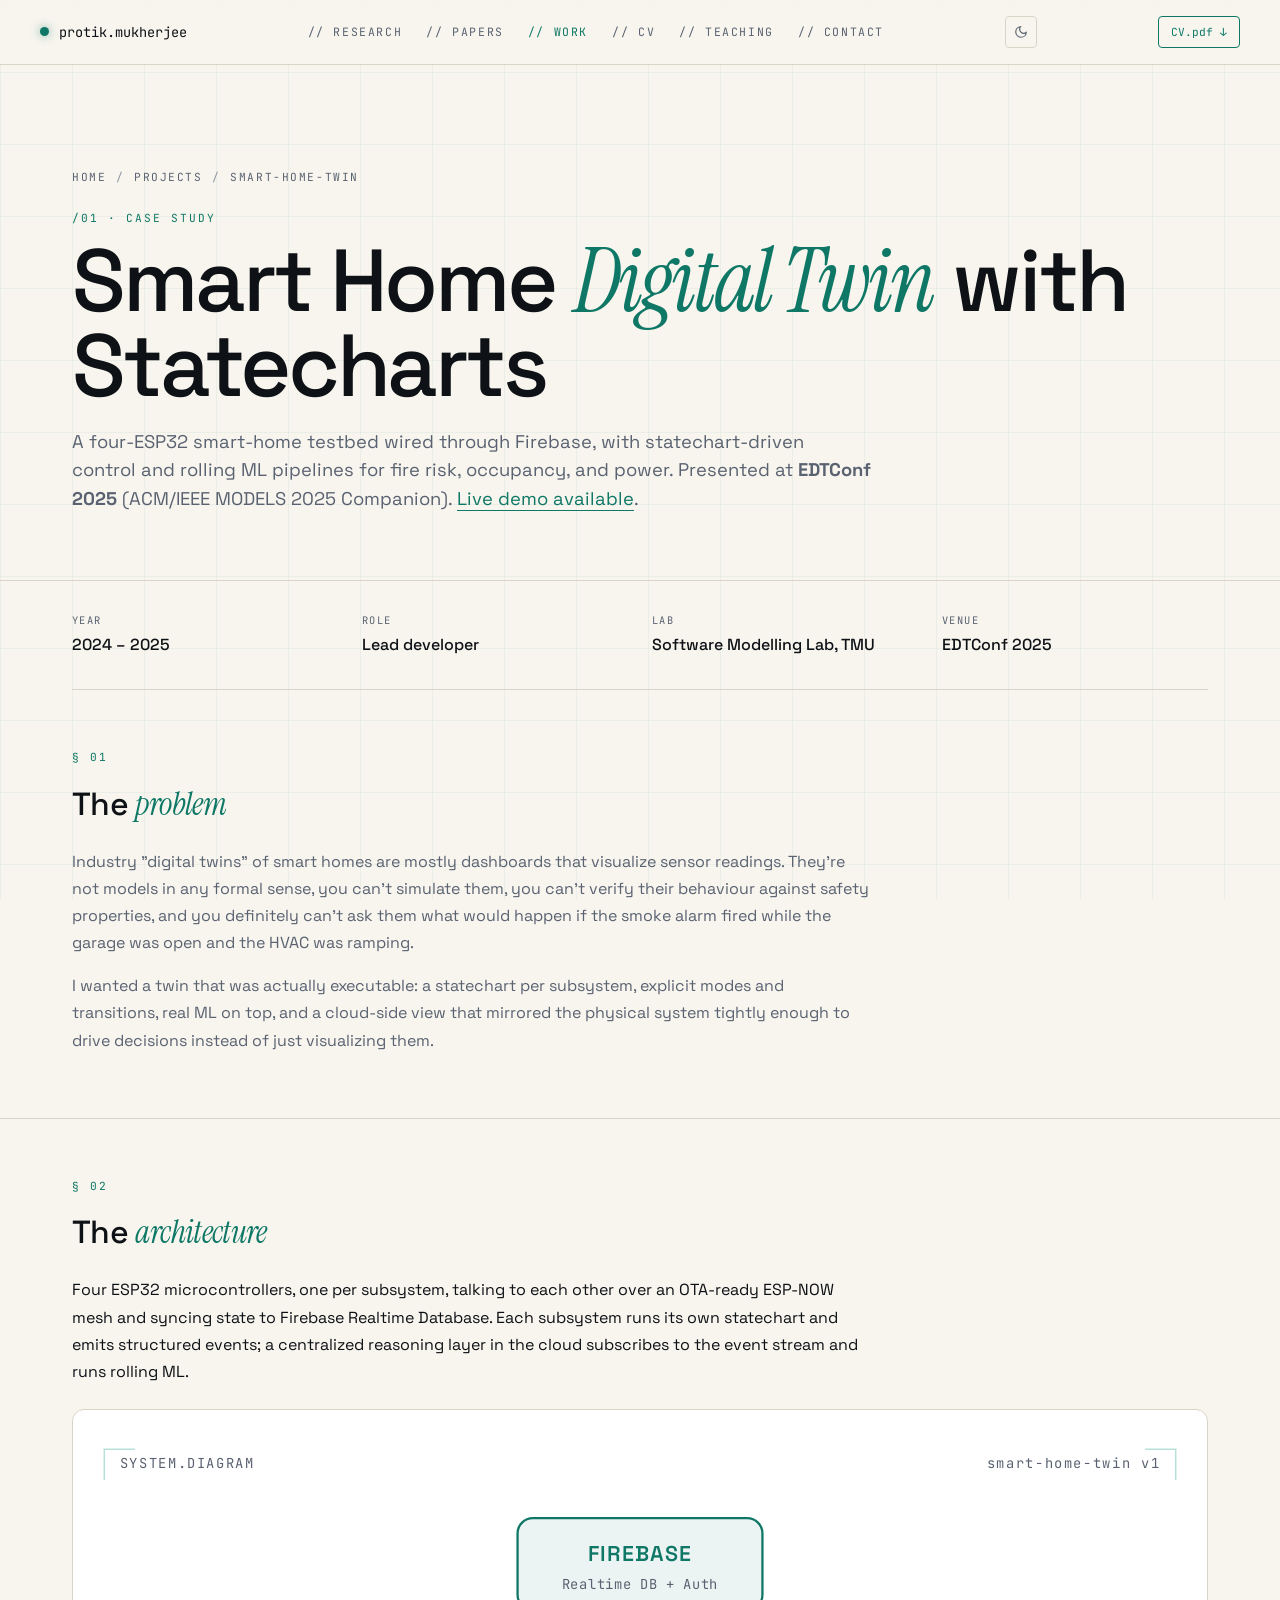
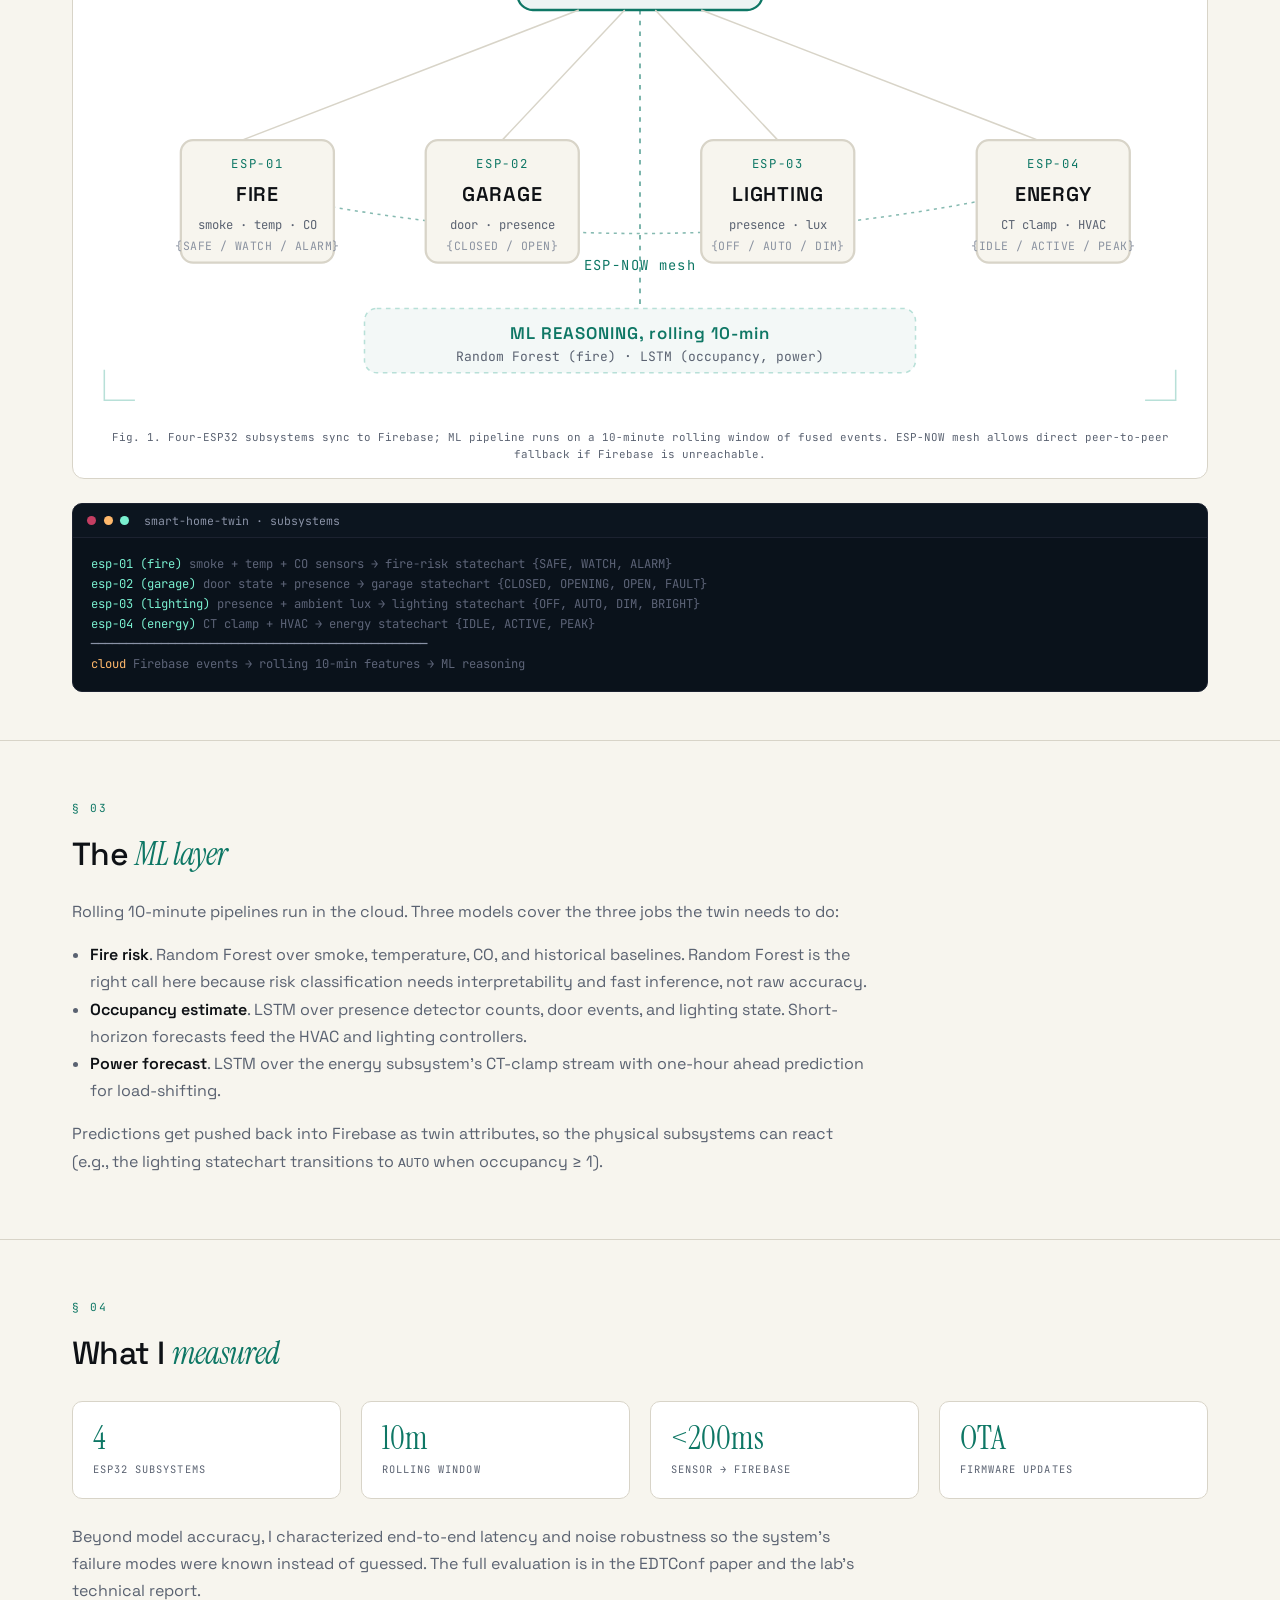
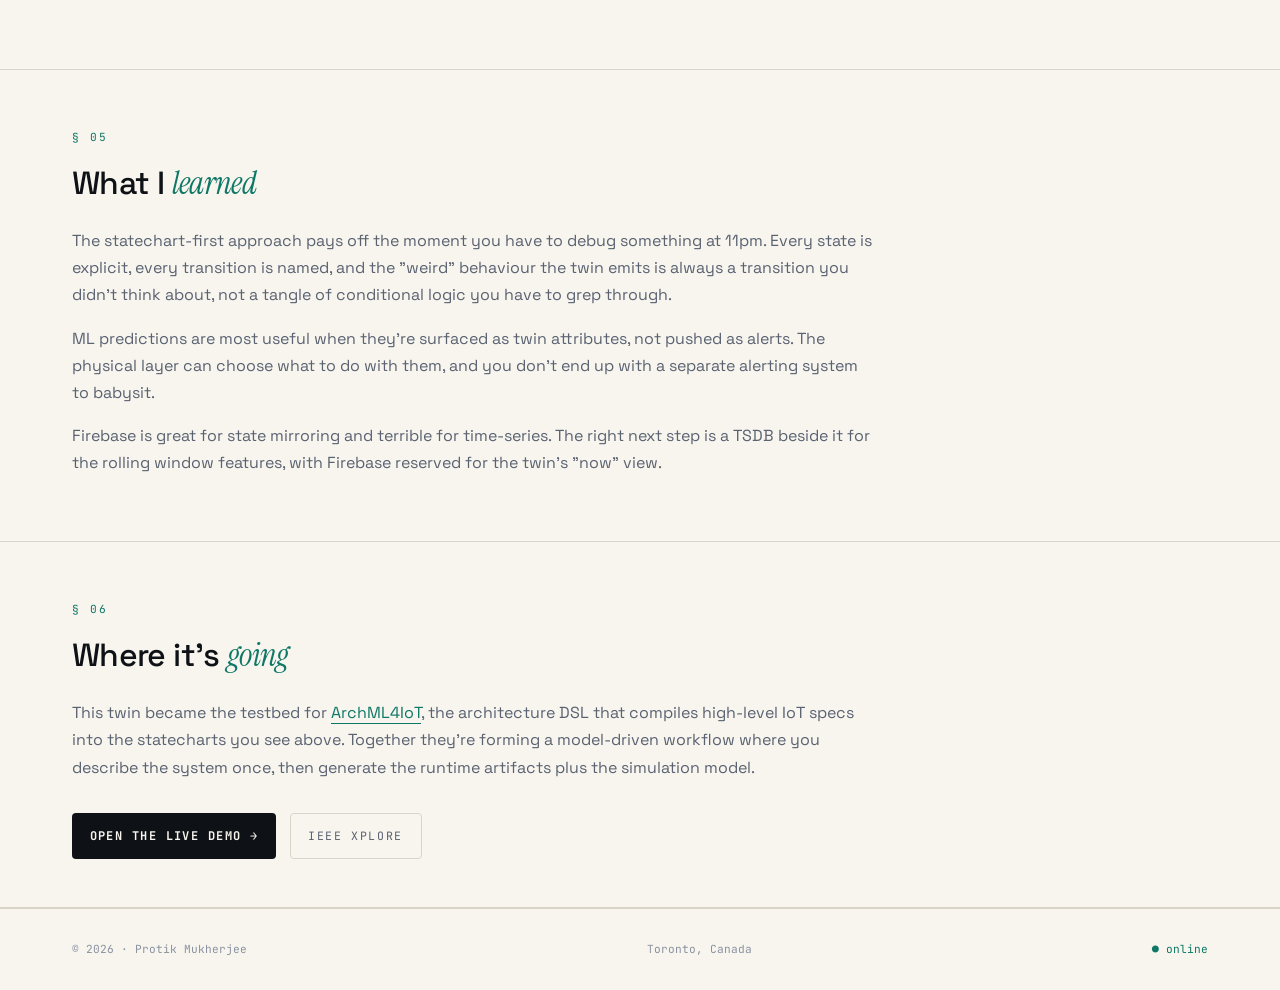
<file: projects/smart-home-twin.html>
<!DOCTYPE html>
<html lang="en">
<head>
<meta charset="UTF-8">
<meta name="viewport" content="width=device-width, initial-scale=1.0">
<title>Smart Home Digital Twin · Protik Mukherjee</title>
<meta name="description" content="Case study: statechart-driven smart-home digital twin built with four ESP32 subsystems and Firebase. Presented at EDTConf 2025.">
<link rel="preconnect" href="https://fonts.googleapis.com">
<link rel="preconnect" href="https://fonts.gstatic.com" crossorigin>
<link href="https://fonts.googleapis.com/css2?family=Instrument+Serif:ital@0;1&family=JetBrains+Mono:wght@300;400;500;700&family=Space+Grotesk:wght@300;400;500;600;700&display=swap" rel="stylesheet">
<link rel="stylesheet" href="../style.css">
<script>(function(){var t=localStorage.getItem("pm-theme");if(t==="dark"||(!t&&window.matchMedia&&window.matchMedia("(prefers-color-scheme: dark)").matches))document.documentElement.setAttribute("data-theme","dark");else document.documentElement.setAttribute("data-theme","light");})();</script>
</head>
<body>

<header class="nav">
  <div class="nav-inner">
    <a href="../index.html" class="brand"><span class="brand-dot"></span><span>protik.mukherjee</span></a>
    <nav class="nav-links">
      <a href="../research.html">// Research</a>
      <a href="../publications.html">// Papers</a>
      <a href="../projects.html" class="active">// Work</a>
      <a href="../cv.html">// CV</a>
      <a href="../teaching.html">// Teaching</a>
      <a href="../contact.html">// Contact</a>
    </nav>
    <button class="theme-toggle" data-theme-toggle aria-label="Toggle theme"><svg class="icon-moon" viewBox="0 0 24 24" fill="none" stroke="currentColor" stroke-width="2"><path d="M21 12.79A9 9 0 1 1 11.21 3 7 7 0 0 0 21 12.79z"/></svg><svg class="icon-sun" viewBox="0 0 24 24" fill="none" stroke="currentColor" stroke-width="2"><circle cx="12" cy="12" r="4"/><path d="M12 2v2M12 20v2M4.93 4.93l1.41 1.41M17.66 17.66l1.41 1.41M2 12h2M20 12h2M4.93 19.07l1.41-1.41M17.66 6.34l1.41-1.41"/></svg></button>
    <a href="../Protik_Mukherjee_CV.pdf" class="nav-cv">CV.pdf ↓</a>
    <div class="menu-toggle"><button>≡</button></div>
  </div>
</header>

<main>

<section class="page-head">
  <div class="wrap">
    <div class="crumbs"><a href="../index.html">home</a><span class="sep">/</span><a href="../projects.html">projects</a><span class="sep">/</span>smart-home-twin</div>
    <p class="label" style="margin-top:1.5rem">/01 · Case study</p>
    <h1>Smart Home <em>Digital Twin</em> with Statecharts</h1>
    <p class="lede">A four-ESP32 smart-home testbed wired through Firebase, with statechart-driven control and rolling ML pipelines for fire risk, occupancy, and power. Presented at <strong>EDTConf 2025</strong> (ACM/IEEE MODELS 2025 Companion). <a href="https://cs.torontomu.ca/~sml/demos/smarthomedt-demo.html" target="_blank" rel="noopener" style="color:var(--accent);border-bottom:1px solid currentColor">Live demo available</a>.</p>
  </div>
</section>

<!-- Meta -->
<section class="wrap">
  <div class="case-meta">
    <div><div class="k">Year</div><div class="v">2024 – 2025</div></div>
    <div><div class="k">Role</div><div class="v">Lead developer</div></div>
    <div><div class="k">Lab</div><div class="v">Software Modelling Lab, TMU</div></div>
    <div><div class="k">Venue</div><div class="v">EDTConf 2025</div></div>
  </div>
</section>

<!-- Problem -->
<section class="case-section">
  <div class="wrap">
    <p class="label" style="margin-bottom:0.85rem">§ 01</p>
    <h2>The <em>problem</em></h2>
    <div class="prose text-muted">
      <p>Industry "digital twins" of smart homes are mostly dashboards that visualize sensor readings. They're not models in any formal sense, you can't simulate them, you can't verify their behaviour against safety properties, and you definitely can't ask them what would happen if the smoke alarm fired while the garage was open and the HVAC was ramping.</p>
      <p>I wanted a twin that was actually executable: a statechart per subsystem, explicit modes and transitions, real ML on top, and a cloud-side view that mirrored the physical system tightly enough to drive decisions instead of just visualizing them.</p>
    </div>
  </div>
</section>

<!-- Architecture -->
<section class="case-section">
  <div class="wrap">
    <p class="label" style="margin-bottom:0.85rem">§ 02</p>
    <h2>The <em>architecture</em></h2>
    <div class="prose">
      <p>Four ESP32 microcontrollers, one per subsystem, talking to each other over an OTA-ready ESP-NOW mesh and syncing state to Firebase Realtime Database. Each subsystem runs its own statechart and emits structured events; a centralized reasoning layer in the cloud subscribes to the event stream and runs rolling ML.</p>
    </div>

    <!-- System diagram -->
    <figure class="diagram" style="margin-top:1.5rem">
      <svg viewBox="0 0 720 380" xmlns="http://www.w3.org/2000/svg" role="img" aria-label="System architecture diagram">
        <!-- Corner brackets -->
        <g class="diag-brackets">
          <path d="M 10 30 L 10 10 L 30 10"/>
          <path d="M 690 10 L 710 10 L 710 30"/>
          <path d="M 10 350 L 10 370 L 30 370"/>
          <path d="M 690 370 L 710 370 L 710 350"/>
        </g>
        <text x="20" y="22" class="diag-label">SYSTEM.DIAGRAM</text>
        <text x="700" y="22" class="diag-label" text-anchor="end">smart-home-twin v1</text>

        <!-- Firebase cloud (center top) -->
        <g transform="translate(280,55)">
          <rect x="0" y="0" width="160" height="60" rx="10" class="diag-cloud"/>
          <text x="80" y="28" class="diag-cloud-title" text-anchor="middle">FIREBASE</text>
          <text x="80" y="46" class="diag-cloud-sub" text-anchor="middle">Realtime DB + Auth</text>
        </g>

        <!-- Edges from Firebase to ESP nodes -->
        <g class="diag-edge">
          <line x1="320" y1="115" x2="100" y2="200"/>
          <line x1="350" y1="115" x2="270" y2="200"/>
          <line x1="370" y1="115" x2="450" y2="200"/>
          <line x1="400" y1="115" x2="620" y2="200"/>
        </g>

        <!-- ESP-NOW mesh ring (between nodes) -->
        <path d="M 100 232 Q 360 290 620 232" class="diag-mesh"/>
        <text x="360" y="285" class="diag-mesh-label" text-anchor="middle">ESP-NOW mesh</text>

        <!-- 4 ESP nodes -->
        <g transform="translate(60,200)">
          <rect width="100" height="80" rx="8" class="diag-node"/>
          <text x="50" y="18" class="diag-node-tag" text-anchor="middle">ESP-01</text>
          <text x="50" y="40" class="diag-node-title" text-anchor="middle">FIRE</text>
          <text x="50" y="58" class="diag-node-sub" text-anchor="middle">smoke · temp · CO</text>
          <text x="50" y="72" class="diag-node-state" text-anchor="middle">{SAFE / WATCH / ALARM}</text>
        </g>
        <g transform="translate(220,200)">
          <rect width="100" height="80" rx="8" class="diag-node"/>
          <text x="50" y="18" class="diag-node-tag" text-anchor="middle">ESP-02</text>
          <text x="50" y="40" class="diag-node-title" text-anchor="middle">GARAGE</text>
          <text x="50" y="58" class="diag-node-sub" text-anchor="middle">door · presence</text>
          <text x="50" y="72" class="diag-node-state" text-anchor="middle">{CLOSED / OPEN}</text>
        </g>
        <g transform="translate(400,200)">
          <rect width="100" height="80" rx="8" class="diag-node"/>
          <text x="50" y="18" class="diag-node-tag" text-anchor="middle">ESP-03</text>
          <text x="50" y="40" class="diag-node-title" text-anchor="middle">LIGHTING</text>
          <text x="50" y="58" class="diag-node-sub" text-anchor="middle">presence · lux</text>
          <text x="50" y="72" class="diag-node-state" text-anchor="middle">{OFF / AUTO / DIM}</text>
        </g>
        <g transform="translate(580,200)">
          <rect width="100" height="80" rx="8" class="diag-node"/>
          <text x="50" y="18" class="diag-node-tag" text-anchor="middle">ESP-04</text>
          <text x="50" y="40" class="diag-node-title" text-anchor="middle">ENERGY</text>
          <text x="50" y="58" class="diag-node-sub" text-anchor="middle">CT clamp · HVAC</text>
          <text x="50" y="72" class="diag-node-state" text-anchor="middle">{IDLE / ACTIVE / PEAK}</text>
        </g>

        <!-- ML reasoning layer -->
        <g transform="translate(180,310)">
          <rect width="360" height="42" rx="8" class="diag-ml"/>
          <text x="180" y="20" class="diag-ml-title" text-anchor="middle">ML REASONING, rolling 10-min</text>
          <text x="180" y="34" class="diag-ml-sub" text-anchor="middle">Random Forest (fire) · LSTM (occupancy, power)</text>
        </g>
        <!-- Arrow from Firebase down to ML -->
        <path d="M 360 115 L 360 180 L 360 310" class="diag-edge-dash"/>
      </svg>
      <figcaption class="diagram-caption">Fig. 1. Four-ESP32 subsystems sync to Firebase; ML pipeline runs on a 10-minute rolling window of fused events. ESP-NOW mesh allows direct peer-to-peer fallback if Firebase is unreachable.</figcaption>
    </figure>

    <div class="term" style="margin-top:1.5rem">
      <div class="term-head">
        <span class="term-dot" style="background:#c43e62"></span>
        <span class="term-dot" style="background:#ffb86b"></span>
        <span class="term-dot" style="background:#7af0d0"></span>
        <span style="margin-left:0.5rem;color:#8a92a6;font-size:0.72rem">smart-home-twin · subsystems</span>
      </div>
      <div class="term-body">
        <p><span class="beam">esp-01 (fire)</span>     <span class="dim">smoke + temp + CO sensors → fire-risk statechart {SAFE, WATCH, ALARM}</span></p>
        <p><span class="beam">esp-02 (garage)</span>   <span class="dim">door state + presence → garage statechart {CLOSED, OPENING, OPEN, FAULT}</span></p>
        <p><span class="beam">esp-03 (lighting)</span> <span class="dim">presence + ambient lux → lighting statechart {OFF, AUTO, DIM, BRIGHT}</span></p>
        <p><span class="beam">esp-04 (energy)</span>   <span class="dim">CT clamp + HVAC → energy statechart {IDLE, ACTIVE, PEAK}</span></p>
        <p class="mute">────────────────────────────────────────────────</p>
        <p><span class="warn">cloud  </span>           <span class="dim">Firebase events → rolling 10-min features → ML reasoning</span></p>
      </div>
    </div>
  </div>
</section>

<!-- ML layer -->
<section class="case-section">
  <div class="wrap">
    <p class="label" style="margin-bottom:0.85rem">§ 03</p>
    <h2>The <em>ML layer</em></h2>
    <div class="prose text-muted">
      <p>Rolling 10-minute pipelines run in the cloud. Three models cover the three jobs the twin needs to do:</p>
      <ul>
        <li><strong style="color:var(--ink)">Fire risk</strong>. Random Forest over smoke, temperature, CO, and historical baselines. Random Forest is the right call here because risk classification needs interpretability and fast inference, not raw accuracy.</li>
        <li><strong style="color:var(--ink)">Occupancy estimate</strong>. LSTM over presence detector counts, door events, and lighting state. Short-horizon forecasts feed the HVAC and lighting controllers.</li>
        <li><strong style="color:var(--ink)">Power forecast</strong>. LSTM over the energy subsystem's CT-clamp stream with one-hour ahead prediction for load-shifting.</li>
      </ul>
      <p>Predictions get pushed back into Firebase as twin attributes, so the physical subsystems can react (e.g., the lighting statechart transitions to <code>AUTO</code> when occupancy ≥ 1).</p>
    </div>
  </div>
</section>

<!-- Results -->
<section class="case-section">
  <div class="wrap">
    <p class="label" style="margin-bottom:0.85rem">§ 04</p>
    <h2>What I <em>measured</em></h2>
    <div class="metrics">
      <div class="metric"><div class="n">4</div><div class="l">ESP32 subsystems</div></div>
      <div class="metric"><div class="n">10m</div><div class="l">Rolling window</div></div>
      <div class="metric"><div class="n">&lt;200ms</div><div class="l">Sensor → Firebase</div></div>
      <div class="metric"><div class="n">OTA</div><div class="l">Firmware updates</div></div>
    </div>
    <div class="prose text-muted" style="margin-top:1.5rem">
      <p>Beyond model accuracy, I characterized end-to-end latency and noise robustness so the system's failure modes were known instead of guessed. The full evaluation is in the EDTConf paper and the lab's technical report.</p>
    </div>
  </div>
</section>

<!-- Lessons -->
<section class="case-section">
  <div class="wrap">
    <p class="label" style="margin-bottom:0.85rem">§ 05</p>
    <h2>What I <em>learned</em></h2>
    <div class="prose text-muted">
      <p>The statechart-first approach pays off the moment you have to debug something at 11pm. Every state is explicit, every transition is named, and the "weird" behaviour the twin emits is always a transition you didn't think about, not a tangle of conditional logic you have to grep through.</p>
      <p>ML predictions are most useful when they're surfaced as twin attributes, not pushed as alerts. The physical layer can choose what to do with them, and you don't end up with a separate alerting system to babysit.</p>
      <p>Firebase is great for state mirroring and terrible for time-series. The right next step is a TSDB beside it for the rolling window features, with Firebase reserved for the twin's "now" view.</p>
    </div>
  </div>
</section>

<!-- Next -->
<section class="case-section">
  <div class="wrap">
    <p class="label" style="margin-bottom:0.85rem">§ 06</p>
    <h2>Where it's <em>going</em></h2>
    <div class="prose text-muted">
      <p>This twin became the testbed for <a href="archml4iot.html" style="color:var(--accent);border-bottom:1px solid currentColor">ArchML4IoT</a>, the architecture DSL that compiles high-level IoT specs into the statecharts you see above. Together they're forming a model-driven workflow where you describe the system once, then generate the runtime artifacts plus the simulation model.</p>
    </div>
    <div style="margin-top:2rem;display:flex;gap:0.85rem;flex-wrap:wrap">
      <a href="https://cs.torontomu.ca/~sml/demos/smarthomedt-demo.html" target="_blank" rel="noopener" class="btn-primary">Open the live demo →</a>
      <a href="https://doi.org/10.1109/MODELS-C68889.2025.00037" target="_blank" rel="noopener" class="btn-ghost" style="border:1px solid var(--line);padding:0.85rem 1.1rem;border-radius:4px">IEEE Xplore</a>
    </div>
  </div>
</section>

</main>

<footer class="foot">
  <div class="wrap foot-inner">
    <span>© 2026 · Protik Mukherjee</span>
    <span>Toronto, Canada</span>
    <span class="ok">● online</span>
  </div>
</footer>

<script src="../script.js"></script>
</body>
</html>
</file>
<file: style.css>
/* ======================================================
   Protik Mukherjee — Personal Site
   Shared stylesheet (light + dark themes, teal accent)
   ====================================================== */

:root, [data-theme="light"] {
  --paper:    #f7f5ee;
  --paper-2:  #ffffff;
  --ink:      #0e1115;
  --muted:    #5a6271;
  --dim:      #8a92a0;
  --line:     #d8d4c8;
  --line-2:   #ebe7dc;
  --accent:   #0e7765;
  --accent-2: #b8e0d8;
  --accent-3: #e3f1ed;
  --highlight:#fff3b0;
  --warn:     #c25e1a;
  --rose:     #c43e62;
  --grid-rgb: 14,119,101;
  --grid-alpha: 0.05;
  --glow-rgb: 14,119,101;
  --glow-alpha: 0.07;
  --term-bg:  #0a121b;
  --term-border: #1c2230;
  --term-head-bg: #0c151f;
  --maxw:     76rem;
}

[data-theme="dark"] {
  --paper:    #0a0e15;
  --paper-2:  #11151f;
  --ink:      #e6e8ee;
  --muted:    #8a92a6;
  --dim:      #5d6478;
  --line:     #1c2230;
  --line-2:   #242a38;
  --accent:   #7af0d0;
  --accent-2: #3a8b78;
  --accent-3: #112822;
  --highlight:#3f3a18;
  --warn:     #ffb86b;
  --rose:     #ff7a99;
  --grid-rgb: 122,240,208;
  --grid-alpha: 0.04;
  --glow-rgb: 122,240,208;
  --glow-alpha: 0.10;
  --term-bg:  #050a12;
  --term-border: #1c2230;
  --term-head-bg: #0a121b;
}

html { background: var(--paper); transition: background 0.25s ease; }

* { box-sizing: border-box; }
html { scroll-behavior: smooth; }
body {
  margin: 0;
  background: var(--paper);
  color: var(--ink);
  font-family: 'Space Grotesk', system-ui, sans-serif;
  -webkit-font-smoothing: antialiased;
  font-weight: 400;
  line-height: 1.5;
  overflow-x: hidden;
  transition: background 0.25s ease, color 0.25s ease;
}
img { max-width: 100%; display: block; }
a { color: inherit; text-decoration: none; }

/* faint paper grid */
body::before {
  content: '';
  position: fixed; inset: 0;
  background-image:
    linear-gradient(rgba(var(--grid-rgb), var(--grid-alpha)) 1px, transparent 1px),
    linear-gradient(90deg, rgba(var(--grid-rgb), var(--grid-alpha)) 1px, transparent 1px);
  background-size: 72px 72px;
  pointer-events: none;
  z-index: 0;
}
main, header, footer, section { position: relative; z-index: 1; }

/* mouse-follow glow */
.glow {
  position: absolute; inset: -150px;
  background: radial-gradient(600px circle at var(--mx,30%) var(--my,30%),
              rgba(var(--glow-rgb), var(--glow-alpha)), transparent 55%);
  pointer-events: none;
  z-index: 0;
}

/* typography helpers */
.serif-italic { font-family: 'Instrument Serif', Georgia, serif; font-style: italic; font-weight: 400; }
.mono         { font-family: 'JetBrains Mono', ui-monospace, monospace; }
.label {
  font-family: 'JetBrains Mono', monospace;
  font-size: 0.7rem; letter-spacing: 0.18em; text-transform: uppercase;
  color: var(--accent);
}
.h-display {
  font-family: 'Space Grotesk', sans-serif;
  font-weight: 500; letter-spacing: -0.03em; line-height: 0.95;
}
.text-accent { color: var(--accent); }
.text-muted  { color: var(--muted); }
.text-dim    { color: var(--dim); }
.accent-under {
  background: linear-gradient(transparent 62%, var(--highlight) 62%);
  padding: 0 0.05em;
}

/* container */
.wrap { max-width: var(--maxw); margin: 0 auto; padding: 0 1.5rem; }
@media (min-width: 1024px) { .wrap { padding: 0 2.5rem; } }

/* ================= NAV ================= */
.nav {
  position: sticky; top: 0; z-index: 50;
  backdrop-filter: blur(12px);
  background: color-mix(in srgb, var(--paper) 85%, transparent);
  border-bottom: 1px solid var(--line);
}
.nav-inner {
  display: flex; align-items: center; justify-content: space-between;
  padding: 1rem 1.5rem;
}
@media (min-width: 1024px) { .nav-inner { padding: 1rem 2.5rem; } }
.brand {
  display: flex; align-items: center; gap: 0.6rem;
  font-family: 'JetBrains Mono', monospace;
  font-size: 0.85rem;
}
.brand-dot {
  width: 9px; height: 9px; border-radius: 50%;
  background: var(--accent);
  box-shadow: 0 0 10px rgba(14,119,101,0.55);
}
.nav-links {
  display: none; gap: 1.5rem;
  font-family: 'JetBrains Mono', monospace;
  font-size: 0.72rem; text-transform: uppercase; letter-spacing: 0.14em;
  color: var(--muted);
}
.nav-links a { transition: color .2s ease; }
.nav-links a:hover, .nav-links a.active { color: var(--accent); }
@media (min-width: 900px) { .nav-links { display: flex; } }
.nav-cv {
  font-family: 'JetBrains Mono', monospace;
  font-size: 0.7rem; color: var(--accent);
  border: 1px solid var(--accent);
  padding: 0.4rem 0.75rem; border-radius: 4px;
  transition: background .2s ease, color .2s ease;
}
.nav-cv:hover { background: var(--accent); color: var(--paper); }

/* theme toggle button */
.theme-toggle {
  background: none; border: 1px solid var(--line); cursor: pointer;
  width: 32px; height: 32px; border-radius: 4px;
  display: inline-flex; align-items: center; justify-content: center;
  color: var(--muted);
  transition: border-color .2s ease, color .2s ease, transform .2s ease;
}
.theme-toggle:hover { border-color: var(--accent); color: var(--accent); transform: rotate(15deg); }
.theme-toggle svg { width: 14px; height: 14px; }
.theme-toggle .icon-sun  { display: none; }
.theme-toggle .icon-moon { display: block; }
[data-theme="dark"] .theme-toggle .icon-sun  { display: block; }
[data-theme="dark"] .theme-toggle .icon-moon { display: none; }

/* mobile nav */
.menu-toggle { display: inline-block; }
@media (min-width: 900px) { .menu-toggle { display: none; } }
.menu-toggle button {
  background: none; border: 1px solid var(--line);
  padding: 0.4rem 0.65rem; border-radius: 4px; cursor: pointer;
  font-family: 'JetBrains Mono', monospace; font-size: 0.7rem;
  color: var(--muted);
}

/* ================= HERO ================= */
.hero {
  padding: 4rem 0 5rem;
  position: relative;
}
.hero-grid {
  display: grid; gap: 3rem;
  grid-template-columns: 1fr;
}
@media (min-width: 1024px) {
  .hero-grid { grid-template-columns: 7fr 5fr; gap: 4rem; }
}
.hero-title {
  font-size: clamp(3.5rem, 11vw, 8rem);
  font-family: 'Space Grotesk', sans-serif;
  font-weight: 500; letter-spacing: -0.04em; line-height: 0.92;
  margin: 1.5rem 0 0;
}
.hero-title em {
  font-family: 'Instrument Serif', Georgia, serif;
  font-style: italic; font-weight: 400;
  color: var(--accent);
}
.hero-sub {
  margin-top: 2.25rem;
  font-size: clamp(1.15rem, 1.7vw, 1.4rem);
  line-height: 1.45;
  max-width: 38ch;
  font-weight: 300;
}
.hero-sub em {
  font-family: 'Instrument Serif', Georgia, serif;
  font-style: italic; font-weight: 400;
  color: var(--accent);
}
.hero-actions {
  display: flex; flex-wrap: wrap; align-items: center; gap: 0.75rem;
  margin-top: 2.5rem;
}
.btn-primary {
  display: inline-flex; align-items: center; gap: 0.4rem;
  background: var(--ink); color: var(--paper);
  font-family: 'JetBrains Mono', monospace;
  font-size: 0.75rem; font-weight: 700; text-transform: uppercase;
  letter-spacing: 0.12em;
  padding: 0.85rem 1.1rem; border-radius: 4px;
  transition: background .2s ease;
}
.btn-primary:hover { background: var(--accent); }
.btn-ghost {
  font-family: 'JetBrains Mono', monospace;
  font-size: 0.72rem; text-transform: uppercase; letter-spacing: 0.14em;
  color: var(--muted);
  padding: 0.65rem 0.5rem;
  transition: color .2s ease;
}
.btn-ghost:hover { color: var(--accent); }
.dot-sep { color: var(--line); margin: 0 0.1rem; }

.hero-stats {
  margin-top: 3.5rem;
  display: grid; grid-template-columns: repeat(3, 1fr);
  gap: 1.5rem; max-width: 28rem;
  padding-top: 1.5rem; border-top: 1px solid var(--line);
}
.stat-num {
  font-family: 'Instrument Serif', serif;
  font-size: 2.8rem; line-height: 1; color: var(--accent);
}
.stat-lbl {
  font-family: 'JetBrains Mono', monospace;
  font-size: 0.65rem; text-transform: uppercase; letter-spacing: 0.14em;
  color: var(--muted); margin-top: 0.5rem;
}

/* hero coords */
.coords {
  position: absolute; top: 4rem; right: 1.5rem;
  font-family: 'JetBrains Mono', monospace;
  font-size: 0.65rem; line-height: 1.6;
  color: var(--dim); text-align: right;
}
@media (min-width: 1024px) { .coords { right: 2.5rem; } }
.coords .live { color: var(--accent); margin-top: 0.4rem; display: block; }

/* hero instrument panel (right column) */
.hero-panel {
  background: var(--paper-2);
  border: 1px solid var(--line);
  border-radius: 14px;
  overflow: hidden;
  box-shadow: 0 18px 50px -32px rgba(14,17,21,0.15);
}
[data-theme="dark"] .hero-panel { box-shadow: 0 18px 50px -32px rgba(0,0,0,0.6); }
.panel-head {
  display: flex; justify-content: space-between; align-items: center;
  padding: 0.65rem 1rem;
  border-bottom: 1px solid var(--line);
  background: color-mix(in srgb, var(--accent) 4%, transparent);
  font-family: 'JetBrains Mono', monospace;
  font-size: 0.65rem; text-transform: uppercase; letter-spacing: 0.14em;
}
.panel-title { color: var(--accent); font-weight: 600; }
.panel-rev   { color: var(--dim); }
.panel-rows {
  border-top: 1px solid var(--line);
  background: color-mix(in srgb, var(--paper) 60%, var(--paper-2));
}
.panel-row {
  display: grid; grid-template-columns: 5rem 1fr;
  padding: 0.55rem 1rem; gap: 1rem; align-items: baseline;
  border-bottom: 1px dashed var(--line);
}
.panel-row:last-child { border-bottom: none; }
.panel-k {
  font-family: 'JetBrains Mono', monospace;
  font-size: 0.62rem; text-transform: uppercase; letter-spacing: 0.16em;
  color: var(--muted);
}
.panel-v {
  font-size: 0.82rem; color: var(--ink); line-height: 1.45;
}
.panel-v.ok { color: var(--accent); }

/* viz */
.viz-wrap { position: relative; aspect-ratio: 1/1; }
.viz-chip {
  position: absolute; bottom: 0.85rem; left: 0.85rem;
  display: inline-flex; align-items: center; gap: 0.4rem;
  font-family: 'JetBrains Mono', monospace;
  font-size: 0.65rem; text-transform: uppercase; letter-spacing: 0.12em;
  padding: 0.25rem 0.65rem;
  border: 1px solid rgba(14,119,101,0.4); border-radius: 999px;
  background: rgba(255,255,255,0.7);
  color: var(--accent);
}
.viz-chip::before {
  content: ''; width: 6px; height: 6px; border-radius: 50%;
  background: var(--accent);
  box-shadow: 0 0 8px rgba(14,119,101,0.7);
  animation: pulse 1.6s ease-in-out infinite;
}
@keyframes pulse {
  0%,100% { opacity: 1; transform: scale(1); }
  50%      { opacity: 0.4; transform: scale(0.8); }
}

/* marquee */
.marquee-wrap {
  border-top: 1px solid var(--line); border-bottom: 1px solid var(--line);
  background: rgba(255,255,255,0.5);
  padding: 1rem 0; overflow: hidden;
}
.marquee {
  display: flex; gap: 3rem; width: max-content;
  animation: scroll 42s linear infinite;
  font-family: 'JetBrains Mono', monospace;
  font-size: 0.78rem; text-transform: uppercase; letter-spacing: 0.3em;
  color: var(--muted); white-space: nowrap;
}
.marquee .star { color: var(--accent); }
@keyframes scroll {
  from { transform: translateX(0); }
  to   { transform: translateX(-50%); }
}

/* ================= SECTION ================= */
.section { padding: 5rem 0; border-top: 1px solid var(--line); }
.section-head {
  display: grid; gap: 2.5rem;
  grid-template-columns: 1fr;
  margin-bottom: 3rem;
}
@media (min-width: 900px) {
  .section-head { grid-template-columns: 4fr 8fr; }
}
.section-head h2 {
  font-family: 'Space Grotesk', sans-serif;
  font-weight: 500; letter-spacing: -0.025em; line-height: 1;
  font-size: clamp(2.5rem, 5vw, 3.5rem);
  margin: 0.65rem 0 0;
}
.section-head h2 em { font-family: 'Instrument Serif', serif; font-style: italic; color: var(--accent); font-weight: 400; }
.section-head .desc {
  color: var(--muted); max-width: 28rem;
  margin-top: 1rem; line-height: 1.55;
}

/* research grid */
.thread-grid {
  display: grid; grid-template-columns: 1fr;
  background: var(--line);
  gap: 1px;
  border: 1px solid var(--line);
  border-radius: 12px; overflow: hidden;
}
@media (min-width: 700px) { .thread-grid { grid-template-columns: 1fr 1fr; } }
.thread {
  background: var(--paper-2);
  padding: 1.75rem;
}
.thread-num {
  font-family: 'JetBrains Mono', monospace;
  font-size: 0.7rem; color: var(--accent); margin-bottom: 0.75rem;
}
.thread h3 {
  font-family: 'Instrument Serif', serif; font-style: italic;
  font-weight: 400; font-size: 1.5rem; margin: 0 0 0.65rem;
}
.thread p { color: var(--muted); font-size: 0.92rem; line-height: 1.55; margin: 0; }

/* ================= NOW BAR ================= */
.now {
  padding: 3rem 0;
  display: grid; gap: 2rem;
  grid-template-columns: 1fr;
}
@media (min-width: 900px) {
  .now { grid-template-columns: 3fr 9fr; gap: 2.5rem; }
}
.now-title { font-family: 'Instrument Serif', serif; font-style: italic; color: var(--accent); font-size: 2rem; margin-top: 0.4rem; }
.now p { margin: 0 0 0.85rem; color: var(--ink); line-height: 1.6; }
.now p strong { color: var(--accent); font-weight: 600; }

/* ================= PUBLICATIONS ================= */
.pub-row {
  display: grid;
  grid-template-columns: 80px 1fr auto;
  gap: 1.5rem;
  padding: 1.4rem 0;
  border-bottom: 1px dashed var(--line);
  align-items: baseline;
  transition: background .2s ease, padding-left .2s ease;
}
.pub-row:hover { background: rgba(14,119,101,0.03); padding-left: 0.75rem; }
.pub-year {
  font-family: 'Instrument Serif', serif; font-style: italic;
  font-size: 1.5rem; color: var(--accent);
}
.pub-title { font-size: 1.05rem; line-height: 1.4; margin: 0; }
.pub-authors { font-size: 0.88rem; color: var(--muted); margin: 0.25rem 0 0; }
.pub-venue {
  font-family: 'JetBrains Mono', monospace;
  font-size: 0.7rem; text-transform: uppercase; letter-spacing: 0.1em;
  color: var(--dim); margin-top: 0.3rem;
}
.pub-links { display: flex; gap: 0.85rem; }
.pub-links a {
  font-family: 'JetBrains Mono', monospace;
  font-size: 0.7rem; color: var(--muted);
  border-bottom: 1px solid currentColor;
  transition: color .2s ease;
}
.pub-links a:hover { color: var(--accent); }

/* chips */
.chip {
  display: inline-flex; align-items: center; gap: 0.3rem;
  padding: 0.12rem 0.55rem; border-radius: 999px;
  border: 1px solid var(--line);
  background: var(--paper-2);
  font-family: 'JetBrains Mono', monospace;
  font-size: 0.65rem; color: var(--muted);
  text-transform: uppercase; letter-spacing: 0.1em;
}
.chip.live {
  border-color: rgba(14,119,101,0.4); color: var(--accent);
  background: rgba(14,119,101,0.05);
}
.chip.live::before {
  content: ''; width: 6px; height: 6px; border-radius: 50%;
  background: var(--accent);
  box-shadow: 0 0 8px var(--accent);
  animation: pulse 1.6s ease-in-out infinite;
}

/* ================= PROJECT CARDS ================= */
.project-grid {
  display: grid; gap: 1.25rem;
  grid-template-columns: repeat(6, 1fr);
}
.pcard {
  position: relative;
  background: var(--paper-2);
  border: 1px solid var(--line);
  border-radius: 14px;
  overflow: hidden;
  transition: transform .25s ease, border-color .25s ease, box-shadow .25s ease;
}
.pcard:hover {
  border-color: rgba(14,119,101,0.35);
  transform: translateY(-3px);
  box-shadow: 0 24px 50px -28px rgba(14,17,21,0.18);
}
.pcard::after {
  content: ''; position: absolute; inset: 0; border-radius: 14px;
  background: radial-gradient(360px circle at var(--cx,50%) var(--cy,50%),
              rgba(14,119,101,0.06), transparent 60%);
  opacity: 0; transition: opacity .25s ease; pointer-events: none;
}
.pcard:hover::after { opacity: 1; }
.pcard-body { padding: 1.75rem; position: relative; z-index: 1; }
.pcard h3 { margin: 0.6rem 0 0; font-weight: 500; }
.pcard .index { font-family: 'JetBrains Mono', monospace; font-size: 0.7rem; color: var(--accent); }

.pcard.feature { grid-column: span 6; }
.pcard.med     { grid-column: span 3; }
.pcard.sm      { grid-column: span 2; }
@media (max-width: 760px) {
  .pcard.feature, .pcard.med, .pcard.sm { grid-column: span 6; }
}

/* terminal block (stays dark; contrast against both themes) */
.term {
  background: var(--term-bg);
  border: 1px solid var(--term-border);
  border-radius: 10px;
  font-family: 'JetBrains Mono', monospace;
  color: #cdd5e3;
  overflow: hidden;
}
.term-head {
  background: var(--term-head-bg); padding: 0.5rem 0.9rem;
  border-bottom: 1px solid var(--term-border);
  display: flex; align-items: center; gap: 0.45rem;
}
.term-dot { width: 9px; height: 9px; border-radius: 50%; }
.term-body { padding: 1rem 1.1rem; font-size: 0.76rem; line-height: 1.65; }
.term-body p { margin: 0; }
.term-body .beam { color: #7af0d0; }
.term-body .warn { color: #ffb86b; }
.term-body .dim  { color: #5d6478; }
.term-body .mute { color: #8a92a6; }
.cursor { display: inline-block; animation: cursor 1s steps(2) infinite; }
@keyframes cursor { 50% { opacity: 0; } }

/* ================= TIMELINE ================= */
.tline { position: relative; padding-left: 2rem; }
.tline::before {
  content: ''; position: absolute; left: 5px; top: 0.5rem; bottom: 0.5rem;
  width: 1px; background: var(--line);
}
.tnode {
  position: absolute; left: 0; top: 0.5rem;
  width: 11px; height: 11px; border-radius: 50%;
  background: var(--paper); border: 1.5px solid var(--accent);
}
.titem { position: relative; margin-bottom: 2rem; }
.titem h3 { margin: 0; font-size: 1.08rem; font-weight: 500; }
.titem .when { font-family: 'JetBrains Mono', monospace; font-size: 0.7rem; color: var(--dim); white-space: nowrap; }
.titem .desc { margin-top: 0.4rem; color: var(--muted); font-size: 0.92rem; line-height: 1.55; }
.titem-head {
  display: flex; flex-wrap: wrap; justify-content: space-between; gap: 0.5rem; align-items: baseline;
}

/* ================= CONTACT ================= */
.contact-grid {
  display: grid; grid-template-columns: 1fr; gap: 2rem; align-items: center;
}
@media (min-width: 900px) {
  .contact-grid { grid-template-columns: 8fr 4fr; gap: 3rem; }
}
.contact-h {
  font-family: 'Space Grotesk', sans-serif;
  font-size: clamp(2.5rem, 4vw, 3.5rem);
  line-height: 1.05; letter-spacing: -0.025em; margin: 0.6rem 0 0;
  font-weight: 500;
}
.contact-h em {
  font-family: 'Instrument Serif', serif; font-style: italic;
  color: var(--accent); font-weight: 400;
}
.contact-stack a {
  display: block;
  font-family: 'JetBrains Mono', monospace;
  font-size: 0.75rem; text-transform: uppercase; letter-spacing: 0.12em;
  padding: 1rem 1.25rem; border-radius: 4px; text-align: center;
  margin-bottom: 0.6rem;
  transition: background .2s ease, color .2s ease, border-color .2s ease;
}
.contact-stack a.primary { background: var(--accent); color: var(--paper); }
.contact-stack a.primary:hover { background: var(--ink); }
.contact-stack a.ghost { border: 1px solid var(--line); }
.contact-stack a.ghost:hover { border-color: var(--accent); color: var(--accent); }

/* ================= FOOTER ================= */
.foot {
  border-top: 1px solid var(--line);
  padding: 2rem 0;
}
.foot-inner {
  display: flex; flex-wrap: wrap; justify-content: space-between; gap: 1rem;
  font-family: 'JetBrains Mono', monospace;
  font-size: 0.7rem; color: var(--dim);
}
.foot-inner .ok { color: var(--accent); }

/* ================= PAGE HEADER (interior pages) ================= */
.page-head {
  padding: 5rem 0 3rem; border-bottom: 1px solid var(--line);
}
.page-head h1 {
  font-family: 'Space Grotesk', sans-serif;
  font-size: clamp(3rem, 7vw, 5.5rem);
  font-weight: 500; letter-spacing: -0.035em; line-height: 0.95;
  margin: 0.8rem 0 1.25rem;
}
.page-head h1 em { font-family: 'Instrument Serif', serif; font-style: italic; color: var(--accent); font-weight: 400; }
.page-head .lede { max-width: 50rem; color: var(--muted); font-size: 1.15rem; line-height: 1.55; }

/* off-hours bento grid */
.bento {
  display: grid; gap: 1rem;
  grid-template-columns: 1fr;
}
@media (min-width: 700px)  { .bento { grid-template-columns: repeat(3, 1fr); } }
@media (min-width: 1024px) { .bento { grid-template-columns: repeat(6, 1fr); } }

.bento-cell {
  background: var(--paper-2);
  border: 1px solid var(--line);
  border-radius: 12px;
  padding: 1.25rem;
  transition: border-color .2s ease, transform .2s ease;
  min-height: 130px;
  display: flex; flex-direction: column; justify-content: space-between;
}
.bento-cell:hover { border-color: rgba(14,119,101,0.35); transform: translateY(-2px); }
.bento-cell.span-2 { grid-column: span 2; }
.bento-cell.span-3 { grid-column: span 3; }
@media (max-width: 699px) {
  .bento-cell.span-2, .bento-cell.span-3 { grid-column: span 1; }
}
.bento-cell .b-tag {
  font-family: 'JetBrains Mono', monospace;
  font-size: 0.62rem; color: var(--accent);
  text-transform: uppercase; letter-spacing: 0.16em;
}
.bento-cell h3 {
  font-family: 'Instrument Serif', serif; font-style: italic;
  font-weight: 400; font-size: 1.4rem; line-height: 1.1;
  color: var(--ink); margin: 0.4rem 0 0.5rem;
}
.bento-cell p {
  color: var(--muted); font-size: 0.85rem; line-height: 1.5; margin: 0;
}
.bento-cell .b-icon {
  font-size: 1.4rem; margin-bottom: 0.3rem;
}

/* press strip */
.press-list { display: flex; flex-direction: column; gap: 0; border-top: 1px dashed var(--line); }
.press-row {
  display: grid; grid-template-columns: 6.5rem 1fr auto; gap: 1.25rem;
  align-items: baseline;
  padding: 1rem 0; border-bottom: 1px dashed var(--line);
  transition: padding-left .2s ease, background .2s ease;
}
.press-row:hover { padding-left: 0.5rem; background: color-mix(in srgb, var(--accent) 3%, transparent); }
.press-year {
  font-family: 'Instrument Serif', serif; font-style: italic;
  font-size: 1.3rem; color: var(--accent);
}
.press-outlet {
  font-family: 'JetBrains Mono', monospace;
  font-size: 0.7rem; text-transform: uppercase; letter-spacing: 0.12em;
  color: var(--muted); margin-bottom: 0.3rem;
}
.press-title { color: var(--ink); line-height: 1.45; }
.press-lang  { font-style: italic; color: var(--dim); font-size: 0.85rem; }
.press-cta {
  font-family: 'JetBrains Mono', monospace;
  font-size: 0.7rem; color: var(--muted);
  border-bottom: 1px solid currentColor;
}
.press-cta:hover { color: var(--accent); }

/* page-meta strips (per-page header signature) */
.page-meta {
  border-bottom: 1px solid var(--line);
  background: color-mix(in srgb, var(--paper-2) 60%, var(--paper));
  padding: 1.25rem 0;
}
.page-meta-inner {
  display: flex; flex-wrap: wrap; gap: 1.5rem; align-items: center;
}
.page-meta .k {
  font-family: 'JetBrains Mono', monospace;
  font-size: 0.65rem; text-transform: uppercase; letter-spacing: 0.14em;
  color: var(--muted);
}

/* Year timeline (publications) */
.year-timeline {
  display: flex; flex: 1; align-items: end; gap: 0; min-height: 60px;
  padding: 0.5rem 0;
}
.year-timeline-item {
  flex: 1; display: flex; flex-direction: column; align-items: center; gap: 6px;
  border-right: 1px dashed var(--line);
  padding: 0 0.4rem;
}
.year-timeline-item:last-child { border-right: none; }
.year-timeline-item .yt-dots { display: flex; gap: 3px; }
.year-timeline-item .yt-dot {
  width: 9px; height: 9px; border-radius: 50%;
  background: var(--accent);
  box-shadow: 0 0 6px color-mix(in srgb, var(--accent) 40%, transparent);
}
.year-timeline-item .yt-dot.future {
  background: var(--paper-2);
  border: 1.5px solid var(--accent);
  box-shadow: none;
}
.year-timeline-item .yt-year {
  font-family: 'JetBrains Mono', monospace;
  font-size: 0.7rem; color: var(--muted); letter-spacing: 0.08em;
}
.year-timeline-item .yt-count {
  font-family: 'Instrument Serif', serif; font-style: italic;
  font-size: 1.1rem; color: var(--ink);
}

/* Course code scroller (teaching) */
.course-strip {
  font-family: 'JetBrains Mono', monospace;
  font-size: 0.75rem; letter-spacing: 0.08em;
  color: var(--muted);
  overflow-x: auto; overflow-y: hidden; white-space: nowrap;
  scrollbar-width: none;
  flex: 1; min-width: 0;
}
.course-strip::-webkit-scrollbar { display: none; }
.course-strip span { color: var(--ink); margin: 0 0.3rem; }
.course-strip .sep { color: var(--dim); }

/* Jump nav (CV page) */
.jump-nav {
  display: flex; flex-wrap: wrap; gap: 0.4rem; flex: 1;
}
.jump-nav a {
  font-family: 'JetBrains Mono', monospace;
  font-size: 0.7rem; text-transform: uppercase; letter-spacing: 0.1em;
  padding: 0.3rem 0.7rem; border: 1px solid var(--line); border-radius: 4px;
  color: var(--muted);
  transition: border-color .2s ease, color .2s ease, background .2s ease;
}
.jump-nav a:hover { border-color: var(--accent); color: var(--accent); background: color-mix(in srgb, var(--accent) 5%, transparent); }

/* Live clock (contact) */
.live-clock {
  display: flex; gap: 1.25rem; flex-wrap: wrap; flex: 1; align-items: baseline;
}
.live-clock .clock-time {
  font-family: 'Instrument Serif', serif; font-style: italic;
  font-size: 1.8rem; color: var(--accent); line-height: 1;
}
.live-clock .clock-zone {
  font-family: 'JetBrains Mono', monospace;
  font-size: 0.7rem; color: var(--muted); text-transform: uppercase; letter-spacing: 0.12em;
}
.live-clock .clock-meta {
  font-family: 'JetBrains Mono', monospace;
  font-size: 0.7rem; color: var(--dim); letter-spacing: 0.06em;
}
.live-clock .pulse {
  display: inline-block; width: 7px; height: 7px; border-radius: 50%;
  background: var(--accent); margin-right: 0.4rem;
  box-shadow: 0 0 6px var(--accent);
  animation: pulse 1.6s ease-in-out infinite;
}

/* Research-page meta: thread balance bars */
.thread-bars {
  display: grid; grid-template-columns: repeat(2, 1fr); gap: 0.6rem 1.5rem;
  flex: 1;
}
.thread-bar {
  display: grid; grid-template-columns: 11rem 1fr auto; gap: 0.8rem; align-items: center;
}
.thread-bar .lbl {
  font-family: 'JetBrains Mono', monospace;
  font-size: 0.7rem; color: var(--muted); text-transform: uppercase; letter-spacing: 0.08em;
}
.thread-bar .track {
  height: 5px; background: var(--line); border-radius: 99px; overflow: hidden;
}
.thread-bar .fill {
  height: 100%; background: var(--accent); border-radius: 99px;
}
.thread-bar .pct {
  font-family: 'Instrument Serif', serif; font-style: italic;
  font-size: 0.95rem; color: var(--accent);
}

/* Project page meta: count badges */
.project-tally {
  display: flex; gap: 1.5rem; flex: 1; flex-wrap: wrap;
}
.project-tally .tally {
  display: flex; flex-direction: column; gap: 4px;
}
.project-tally .tally-n {
  font-family: 'Instrument Serif', serif; font-style: italic;
  font-size: 1.6rem; color: var(--accent); line-height: 1;
}
.project-tally .tally-l {
  font-family: 'JetBrains Mono', monospace;
  font-size: 0.65rem; color: var(--muted); text-transform: uppercase; letter-spacing: 0.12em;
}

/* breadcrumbs */
.crumbs {
  font-family: 'JetBrains Mono', monospace;
  font-size: 0.7rem; text-transform: uppercase; letter-spacing: 0.14em;
  color: var(--muted); padding: 1.5rem 0 0;
}
.crumbs a { color: var(--muted); border-bottom: 1px solid transparent; }
.crumbs a:hover { color: var(--accent); border-bottom-color: var(--accent); }
.crumbs .sep { margin: 0 0.6rem; color: var(--dim); }

/* research deep ============================== */
.thread-deep { padding: 4rem 0; border-top: 1px solid var(--line); }
.thread-deep:first-of-type { border-top: none; }
.thread-deep .grid {
  display: grid; gap: 2.5rem;
  grid-template-columns: 1fr;
}
@media (min-width: 900px) {
  .thread-deep .grid { grid-template-columns: 4fr 8fr; }
}
.thread-deep h2 {
  font-family: 'Space Grotesk', sans-serif;
  font-weight: 500; letter-spacing: -0.025em; line-height: 1;
  font-size: clamp(2rem, 3.5vw, 2.6rem);
  margin: 0.5rem 0 0;
}
.thread-deep h2 em {
  font-family: 'Instrument Serif', serif; font-style: italic; color: var(--accent); font-weight: 400;
}
.thread-deep .body { color: var(--ink); line-height: 1.7; }
.thread-deep .body h4 {
  font-family: 'JetBrains Mono', monospace;
  font-size: 0.7rem; text-transform: uppercase; letter-spacing: 0.14em;
  color: var(--accent); margin: 1.5rem 0 0.5rem;
}
.thread-deep .body p { margin: 0 0 0.85rem; color: var(--ink); }
.thread-deep .body p.muted { color: var(--muted); }
.thread-deep .body ul { padding-left: 1.1rem; color: var(--muted); margin: 0.4rem 0 0.85rem; }
.thread-deep .body li { margin-bottom: 0.35rem; }

/* case study ================================ */
.case-meta {
  display: grid; gap: 1.5rem;
  grid-template-columns: repeat(2, 1fr);
  padding: 2rem 0; border-bottom: 1px solid var(--line);
}
@media (min-width: 700px) { .case-meta { grid-template-columns: repeat(4, 1fr); } }
.case-meta .k {
  font-family: 'JetBrains Mono', monospace;
  font-size: 0.65rem; text-transform: uppercase; letter-spacing: 0.14em;
  color: var(--muted); margin-bottom: 0.3rem;
}
.case-meta .v { font-size: 1rem; color: var(--ink); font-weight: 500; }
.case-section { padding: 3rem 0; border-bottom: 1px solid var(--line); }
.case-section h2 {
  font-family: 'Space Grotesk', sans-serif;
  font-weight: 500; letter-spacing: -0.02em; font-size: 2rem;
  margin: 0 0 1.25rem;
}
.case-section h2 em { font-family: 'Instrument Serif', serif; font-style: italic; color: var(--accent); font-weight: 400; }
.case-section .prose { max-width: 50rem; line-height: 1.7; }
.case-section .prose p { margin: 0 0 1rem; }
.case-section .prose ul { padding-left: 1.1rem; color: var(--muted); }

.metrics {
  display: grid; gap: 1.25rem;
  grid-template-columns: repeat(2, 1fr);
  margin: 1.5rem 0;
}
@media (min-width: 700px) { .metrics { grid-template-columns: repeat(4, 1fr); } }
.metric {
  background: var(--paper-2); border: 1px solid var(--line);
  border-radius: 10px; padding: 1.25rem;
}
.metric .n {
  font-family: 'Instrument Serif', serif; font-size: 2rem; color: var(--accent); line-height: 1;
}
.metric .l {
  font-family: 'JetBrains Mono', monospace;
  font-size: 0.65rem; text-transform: uppercase; letter-spacing: 0.1em;
  color: var(--muted); margin-top: 0.5rem;
}

/* projects index grid */
.projects-list .pcard { display: block; }
.projects-list .meta {
  display: flex; gap: 0.85rem; flex-wrap: wrap;
  font-family: 'JetBrains Mono', monospace; font-size: 0.65rem;
  color: var(--muted); text-transform: uppercase; letter-spacing: 0.12em;
  margin-bottom: 0.35rem;
}
.projects-list .meta .sep { color: var(--dim); }

/* CV table */
.cv-section { padding: 2.5rem 0; border-bottom: 1px solid var(--line); }
.cv-section h2 {
  font-family: 'Instrument Serif', serif; font-style: italic; font-weight: 400;
  font-size: 1.8rem; margin: 0 0 1.25rem; color: var(--accent);
}
.cv-row {
  display: grid; grid-template-columns: 1fr; gap: 1rem;
  padding: 1rem 0; border-top: 1px dashed var(--line);
}
.cv-row:first-of-type { border-top: none; padding-top: 0; }
@media (min-width: 700px) { .cv-row { grid-template-columns: 9rem 1fr; } }
.cv-row .when { font-family: 'JetBrains Mono', monospace; font-size: 0.72rem; color: var(--dim); }
.cv-row strong { font-weight: 600; }
.cv-row .where { display: block; color: var(--muted); font-size: 0.9rem; margin-top: 0.15rem; }
.cv-row .what  { display: block; color: var(--muted); font-size: 0.9rem; margin-top: 0.4rem; line-height: 1.55; }

/* teaching grid */
.teach-grid {
  display: grid; gap: 2rem;
  grid-template-columns: 1fr;
}
@media (min-width: 700px) { .teach-grid { grid-template-columns: 1fr 1fr; } }
.teach-block {
  background: var(--paper-2); border: 1px solid var(--line); border-radius: 12px;
  padding: 1.75rem;
}
.teach-block h3 {
  font-family: 'JetBrains Mono', monospace; font-size: 0.7rem;
  text-transform: uppercase; letter-spacing: 0.14em; color: var(--accent);
  margin: 0 0 1rem;
}
.teach-block ul { list-style: none; padding: 0; margin: 0; }
.teach-block li { padding: 0.55rem 0; border-top: 1px dashed var(--line); }
.teach-block li:first-child { border-top: none; }
.teach-block li strong { display: inline-block; min-width: 4.5rem; font-weight: 600; color: var(--ink); }
.teach-block li span { color: var(--muted); font-size: 0.9rem; }

/* course cards (detailed teaching layout) */
.course-card {
  background: var(--paper-2);
  border: 1px solid var(--line);
  border-radius: 12px;
  padding: 1.5rem 1.5rem 1.25rem;
  transition: border-color .2s ease, transform .2s ease;
}
.course-card:hover { border-color: rgba(14,119,101,0.35); transform: translateY(-2px); }
.course-card-head {
  display: flex; align-items: baseline; justify-content: space-between; gap: 1rem;
  flex-wrap: wrap;
}
.course-card .code {
  font-family: 'JetBrains Mono', monospace;
  font-size: 0.72rem; color: var(--accent);
  letter-spacing: 0.12em; text-transform: uppercase;
}
.course-card .role {
  font-family: 'JetBrains Mono', monospace;
  font-size: 0.65rem; color: var(--muted);
  text-transform: uppercase; letter-spacing: 0.14em;
  padding: 0.18rem 0.55rem; border: 1px solid var(--line); border-radius: 4px;
}
.course-card h3 {
  font-family: 'Space Grotesk', sans-serif;
  font-size: 1.15rem; font-weight: 500;
  margin: 0.45rem 0 0.65rem;
  letter-spacing: -0.01em;
}
.course-card .desc { color: var(--muted); font-size: 0.9rem; line-height: 1.6; margin: 0; }
.course-card .topics {
  margin-top: 0.85rem;
  display: flex; flex-wrap: wrap; gap: 0.35rem;
}
.course-card .instructor {
  margin-top: 0.85rem; padding-top: 0.7rem; border-top: 1px dashed var(--line);
  font-family: 'JetBrains Mono', monospace; font-size: 0.65rem;
  color: var(--dim); text-transform: uppercase; letter-spacing: 0.1em;
}
.course-card .resp {
  margin-top: 0.85rem; padding-top: 0.7rem; border-top: 1px dashed var(--line);
  font-size: 0.82rem; color: var(--muted); line-height: 1.55;
}
.course-card .badge-excellent {
  display: inline-flex; align-items: center; gap: 0.3rem;
  background: color-mix(in srgb, var(--accent) 12%, transparent);
  color: var(--accent);
  font-family: 'JetBrains Mono', monospace; font-size: 0.6rem;
  font-weight: 700; letter-spacing: 0.14em; text-transform: uppercase;
  padding: 0.2rem 0.55rem; border-radius: 99px;
  border: 1px solid color-mix(in srgb, var(--accent) 40%, transparent);
}
.course-card .role.role-ia { color: var(--muted); }
.course-grid {
  display: grid; gap: 1.25rem;
  grid-template-columns: 1fr;
}
@media (min-width: 700px)  { .course-grid { grid-template-columns: 1fr 1fr; } }
@media (min-width: 1100px) { .course-grid { grid-template-columns: 1fr 1fr 1fr; } }

.inst-header {
  display: flex; align-items: baseline; gap: 1rem;
  flex-wrap: wrap;
  padding: 1rem 0; margin-bottom: 1.25rem;
  border-bottom: 1px solid var(--line);
}
.inst-header h3 {
  font-family: 'Space Grotesk', sans-serif;
  font-size: 1.5rem; font-weight: 500;
  margin: 0;
}
.inst-header .role-tag {
  font-family: 'JetBrains Mono', monospace;
  font-size: 0.7rem; color: var(--accent);
  text-transform: uppercase; letter-spacing: 0.14em;
}
.inst-header .since {
  font-family: 'JetBrains Mono', monospace;
  font-size: 0.7rem; color: var(--muted);
  text-transform: uppercase; letter-spacing: 0.1em;
  margin-left: auto;
}

/* generic prose */
.prose { line-height: 1.7; max-width: 50rem; }
.prose p { margin: 0 0 1rem; }
.prose em { color: var(--accent); font-style: italic; }
.prose strong { font-weight: 600; }

/* ================= DIAGRAMS (theme-aware SVG figures) ================= */
.diagram {
  margin: 0;
  background: var(--paper-2);
  border: 1px solid var(--line);
  border-radius: 12px;
  padding: 1.5rem 1rem 1rem;
  position: relative;
  overflow: hidden;
}
.diagram svg { width: 100%; height: auto; display: block; }
.diagram-caption {
  margin-top: 0.85rem;
  font-family: 'JetBrains Mono', monospace;
  font-size: 0.68rem;
  color: var(--muted);
  text-align: center;
  line-height: 1.5;
  padding: 0 1rem;
}

/* Diagram primitives (used inside SVG figures) */
.diag-brackets   { stroke: var(--accent-2); stroke-width: 1; fill: none; }
.diag-label      { font-family: 'JetBrains Mono', monospace; font-size: 9px; fill: var(--muted); letter-spacing: 0.12em; }

.diag-edge       { stroke: var(--line); stroke-width: 1; fill: none; }
.diag-edge-dash  { stroke: var(--accent); stroke-width: 1; fill: none; stroke-dasharray: 3 4; opacity: 0.7; }
.diag-mesh       { stroke: var(--accent); stroke-width: 1; fill: none; stroke-dasharray: 2 3; opacity: 0.5; }
.diag-mesh-label { font-family: 'JetBrains Mono', monospace; font-size: 9px; fill: var(--accent); letter-spacing: 0.1em; }

.diag-cloud       { fill: color-mix(in srgb, var(--accent) 8%, var(--paper-2)); stroke: var(--accent); stroke-width: 1.5; }
.diag-cloud-title { font-family: 'Space Grotesk', sans-serif; font-size: 14px; font-weight: 600; fill: var(--accent); letter-spacing: 0.05em; }
.diag-cloud-sub   { font-family: 'JetBrains Mono', monospace; font-size: 9px; fill: var(--muted); letter-spacing: 0.05em; }

.diag-node       { fill: var(--paper); stroke: var(--line); stroke-width: 1.5; }
.diag-node-tag   { font-family: 'JetBrains Mono', monospace; font-size: 8px; fill: var(--accent); letter-spacing: 0.14em; }
.diag-node-title { font-family: 'Space Grotesk', sans-serif; font-size: 13px; font-weight: 600; fill: var(--ink); letter-spacing: 0.04em; }
.diag-node-sub   { font-family: 'JetBrains Mono', monospace; font-size: 8px; fill: var(--muted); }
.diag-node-state { font-family: 'JetBrains Mono', monospace; font-size: 7.5px; fill: var(--dim); letter-spacing: 0.04em; }

.diag-ml         { fill: color-mix(in srgb, var(--accent) 5%, var(--paper-2)); stroke: var(--accent-2); stroke-width: 1; stroke-dasharray: 3 3; }
.diag-ml-title   { font-family: 'Space Grotesk', sans-serif; font-size: 11px; font-weight: 600; fill: var(--accent); letter-spacing: 0.06em; }
.diag-ml-sub     { font-family: 'JetBrains Mono', monospace; font-size: 8.5px; fill: var(--muted); }

/* Diagram primitives shared across pages */
.diag-box        { fill: var(--paper); stroke: var(--line); stroke-width: 1.5; }
.diag-box-accent { fill: color-mix(in srgb, var(--accent) 8%, var(--paper-2)); stroke: var(--accent); stroke-width: 1.5; }
.diag-arrow      { stroke: var(--accent); stroke-width: 1.5; fill: none; marker-end: url(#arrowhead); }
.diag-text-h     { font-family: 'Space Grotesk', sans-serif; font-size: 13px; font-weight: 600; fill: var(--ink); }
.diag-text-h.accent { fill: var(--accent); }
.diag-text-sm    { font-family: 'JetBrains Mono', monospace; font-size: 9px; fill: var(--muted); letter-spacing: 0.1em; }
.diag-text-tag   { font-family: 'JetBrains Mono', monospace; font-size: 8px; fill: var(--accent); letter-spacing: 0.14em; }

/* ================= VIZ (theme-aware SVG) ================= */
.viz-ring   { fill: none; stroke: var(--line); stroke-width: 1; }
.viz-edge   { stroke: var(--line); stroke-width: 1; }
.viz-node   { fill: var(--paper-2); stroke: var(--accent); stroke-width: 1.5; transition: fill .2s ease, r .2s ease, stroke-width .2s ease; }
.viz-node.warm { fill: var(--accent-2); }
.viz-node.hot  { fill: var(--accent); r: 9; }
.viz-hub    { fill: var(--paper-2); stroke: var(--accent); stroke-width: 1.5; }
.viz-hub-text { fill: var(--accent); }
.viz-brackets { stroke: var(--accent-2); stroke-width: 1; fill: none; }
.viz-label  { fill: var(--muted); }
.viz-label-accent { fill: var(--accent); }
.viz-packet { fill: var(--accent); filter: drop-shadow(0 0 3px var(--accent)); }
.viz-glow-stop-in  { stop-color: var(--accent); stop-opacity: 0.30; }
.viz-glow-stop-mid { stop-color: var(--accent); stop-opacity: 0.05; }
.viz-glow-stop-out { stop-color: var(--accent); stop-opacity: 0; }

/* mobile nav open state */
.nav-links.open {
  display: flex !important;
  position: absolute; top: 100%; left: 0; right: 0;
  flex-direction: column;
  background: var(--paper);
  padding: 1rem 1.5rem;
  border-bottom: 1px solid var(--line);
  gap: 0.85rem;
}

/* ================= RESPONSIVE FIXES ================= */
@media (max-width: 900px) {
  .hero-title { font-size: clamp(3rem, 13vw, 5.5rem) !important; }
  .hero-sub   { font-size: 1.05rem !important; }
  .hero-stats { grid-template-columns: repeat(3, 1fr); gap: 1rem; }
  .stat-num   { font-size: 2.2rem; }
  .thread-bars { grid-template-columns: 1fr; }
  .panel-row  { grid-template-columns: 4.5rem 1fr; gap: 0.65rem; }
  .panel-v    { font-size: 0.78rem; }
  .coords     { display: none; }
  .crumbs     { font-size: 0.65rem; }
  .page-head h1 { font-size: clamp(2.5rem, 9vw, 4rem) !important; }
  .now { gap: 1rem; }
  .section { padding: 3.5rem 0; }
  .section-head { gap: 1.25rem !important; margin-bottom: 1.75rem; }
  .section-head h2 { font-size: clamp(2rem, 7vw, 2.8rem); }
  .nav-cv { display: none; }
}
@media (max-width: 640px) {
  .hero { padding: 2.5rem 0 3rem; }
  .hero-stats { grid-template-columns: repeat(3, 1fr); gap: 0.75rem; }
  .stat-num { font-size: 1.8rem; }
  .stat-lbl { font-size: 0.6rem; }
  .pub-row {
    grid-template-columns: 1fr;
    gap: 0.4rem;
    padding: 1.1rem 0;
  }
  .pub-year { font-size: 1.2rem; }
  .pub-links { gap: 0.7rem; flex-wrap: wrap; }
  .press-row { grid-template-columns: 4rem 1fr; }
  .press-row .press-cta { grid-column: 2; justify-self: start; padding-top: 0.4rem; }
  .case-meta { grid-template-columns: 1fr 1fr; gap: 1rem; }
  .metrics { grid-template-columns: 1fr 1fr; }
  .live-clock { gap: 0.65rem; }
  .live-clock .clock-time { font-size: 1.4rem; }
  .term-body { font-size: 0.65rem; }
  .term-body p { word-break: break-all; }
  .contact-grid { gap: 1.5rem; }
  .contact-h { font-size: clamp(1.8rem, 7vw, 2.4rem) !important; }
  .footer .foot-inner, .foot-inner { font-size: 0.6rem; gap: 0.5rem; }
  .wrap { padding: 0 1.1rem !important; }
  .cv-row { grid-template-columns: 1fr; }
  .cv-row .when { color: var(--accent); }
  .teach-grid { grid-template-columns: 1fr; }
  .diagram { padding: 1rem 0.5rem; }
  .diagram-caption { font-size: 0.62rem; padding: 0 0.5rem; }
}
@media (max-width: 420px) {
  .hero-actions { gap: 0.5rem; }
  .hero-actions .dot-sep { display: none; }
  .btn-primary { font-size: 0.7rem; padding: 0.75rem 0.95rem; }
  .btn-ghost   { padding: 0.5rem 0.4rem; font-size: 0.66rem; }
  .panel-head, .panel-row { padding-left: 0.65rem; padding-right: 0.65rem; }
}

/* ================= HOME (minimal): current-roles card + site index ================= */
.hero-min { padding-bottom: 3.5rem; overflow: hidden; }
.glance { align-self: end; box-shadow: none; }
[data-theme="dark"] .glance { box-shadow: none; }
.glance .panel-rows { border-top: none; background: transparent; }
.glance .panel-row { padding-top: 0.9rem; padding-bottom: 0.9rem; }
.glance .panel-v { font-size: 0.9rem; }
.glance-list {
  list-style: none; margin: 0; padding: 0;
  display: grid; gap: 0.6rem;
  font-size: 0.9rem; line-height: 1.4; color: var(--ink);
}
.glance-list span { display: block; color: var(--muted); font-size: 0.8rem; margin-top: 0.1rem; }

.site-index { border-top: 1px solid var(--line); margin-bottom: 4.5rem; }
.index-row {
  display: grid; grid-template-columns: 3.5rem 10rem 1fr auto; column-gap: 1.5rem;
  align-items: baseline;
  padding: 1.3rem 0; border-bottom: 1px dashed var(--line);
  transition: padding-left .2s ease, background .2s ease;
}
.index-row:hover, .index-row:focus-visible {
  padding-left: 0.75rem;
  background: color-mix(in srgb, var(--accent) 3%, transparent);
}
.index-row:focus-visible { outline: 2px solid var(--accent); outline-offset: 2px; }
.index-num   { grid-column: 1; grid-row: 1; font-family: 'JetBrains Mono', monospace; font-size: 0.7rem; color: var(--accent); letter-spacing: 0.1em; }
.index-title { grid-column: 2; grid-row: 1; font-size: 1.5rem; font-weight: 500; letter-spacing: -0.02em; line-height: 1.1; }
.index-desc  { grid-column: 3; grid-row: 1; color: var(--muted); font-size: 0.95rem; line-height: 1.5; }
.index-go    { grid-column: 4; grid-row: 1; font-family: 'JetBrains Mono', monospace; font-size: 0.85rem; color: var(--dim); transition: color .2s ease; }
.index-row:hover .index-go, .index-row:focus-visible .index-go { color: var(--accent); }
@media (max-width: 700px) {
  .index-row { grid-template-columns: 2.8rem 1fr auto; column-gap: 0.9rem; row-gap: 0.3rem; padding: 1.1rem 0; }
  .index-title { font-size: 1.25rem; }
  .index-go    { grid-column: 3; }
  .index-desc  { grid-column: 2 / -1; grid-row: 2; font-size: 0.88rem; }
}
@media (prefers-reduced-motion: reduce) {
  .index-row, .index-go { transition: none; }
}
</file>
